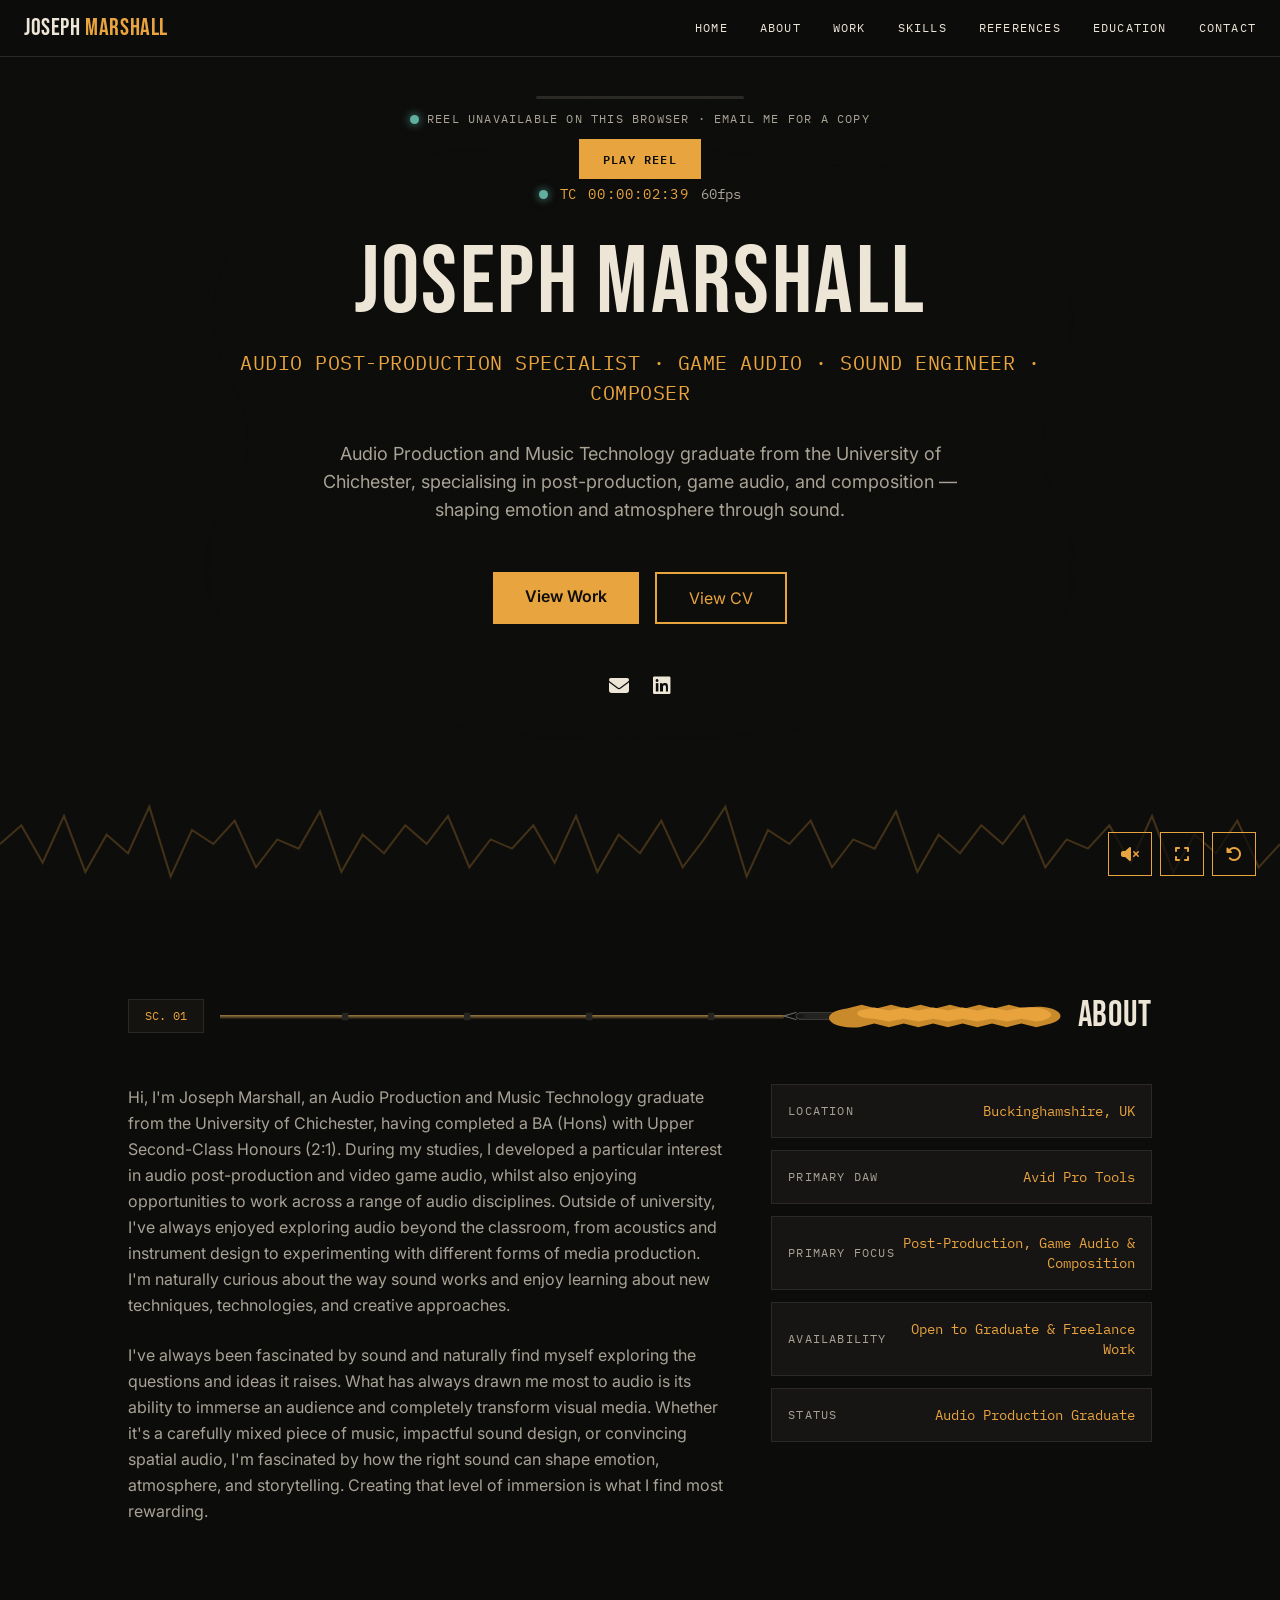
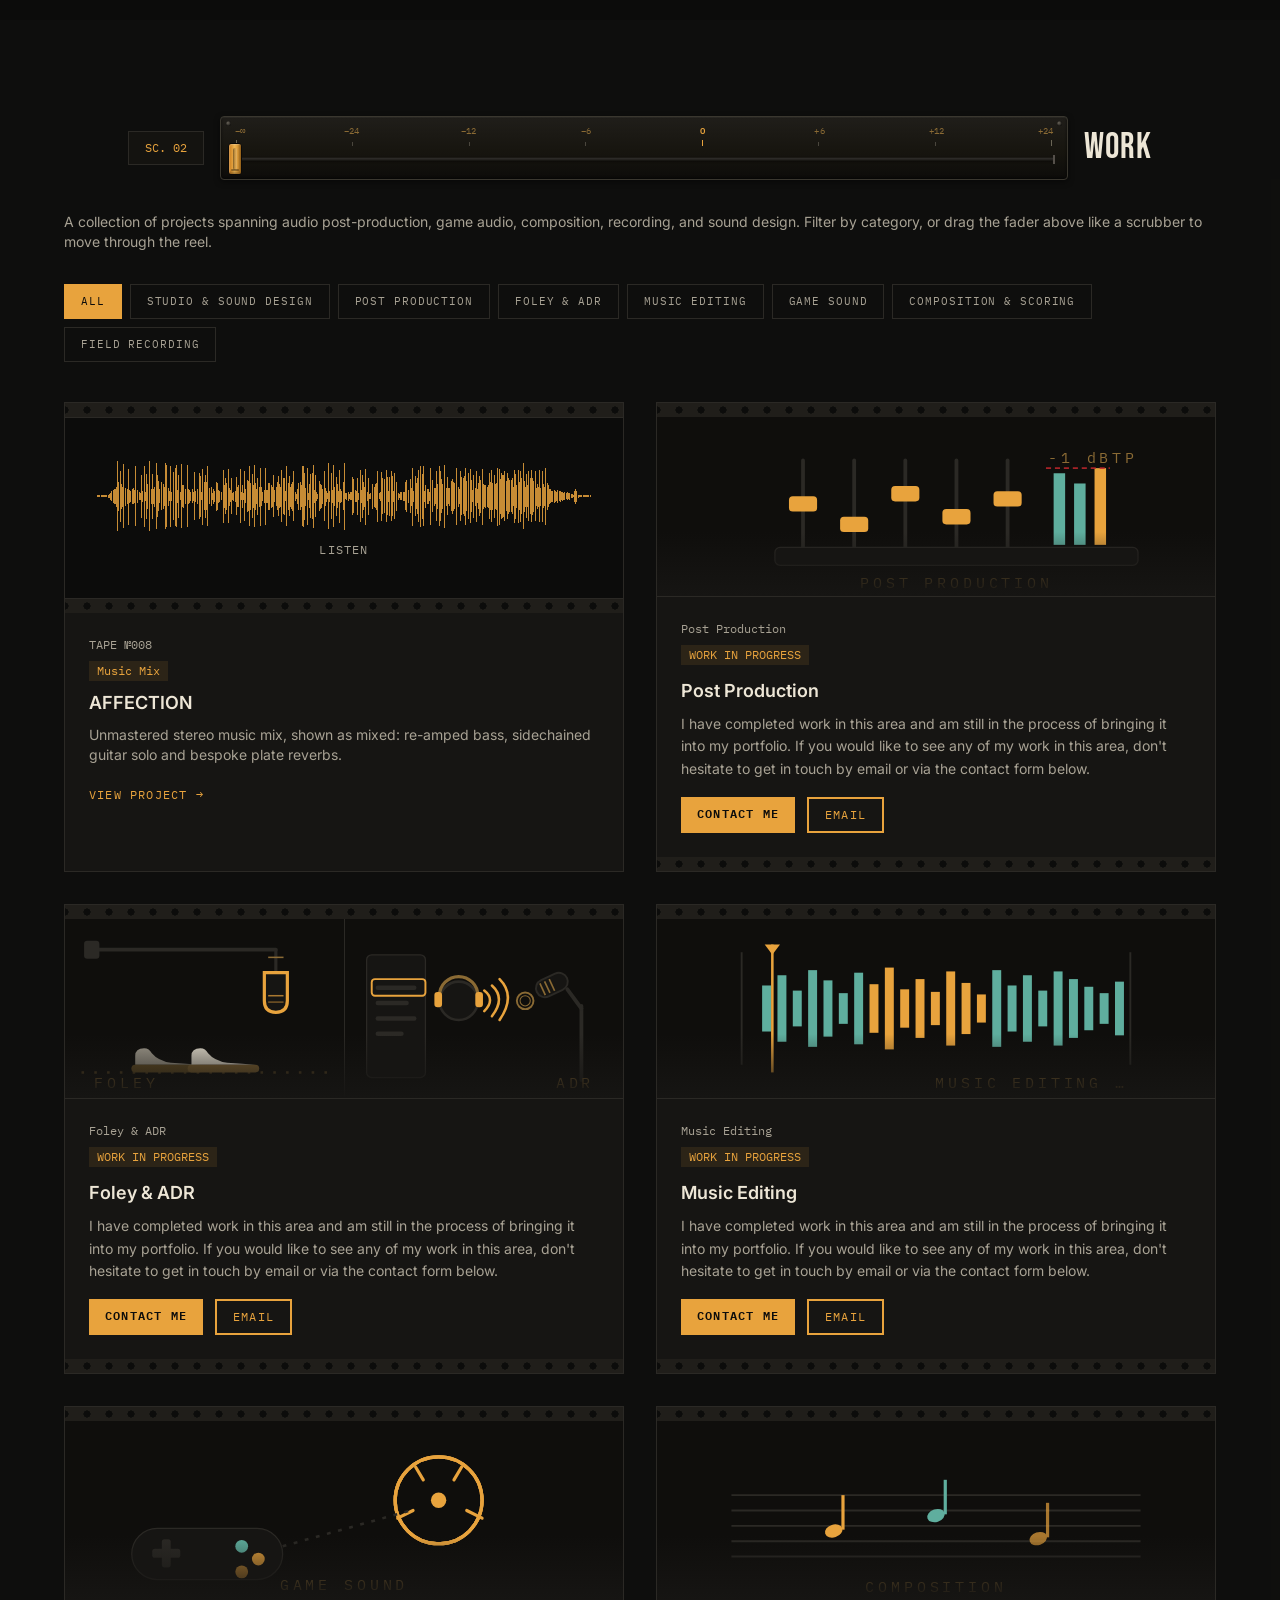
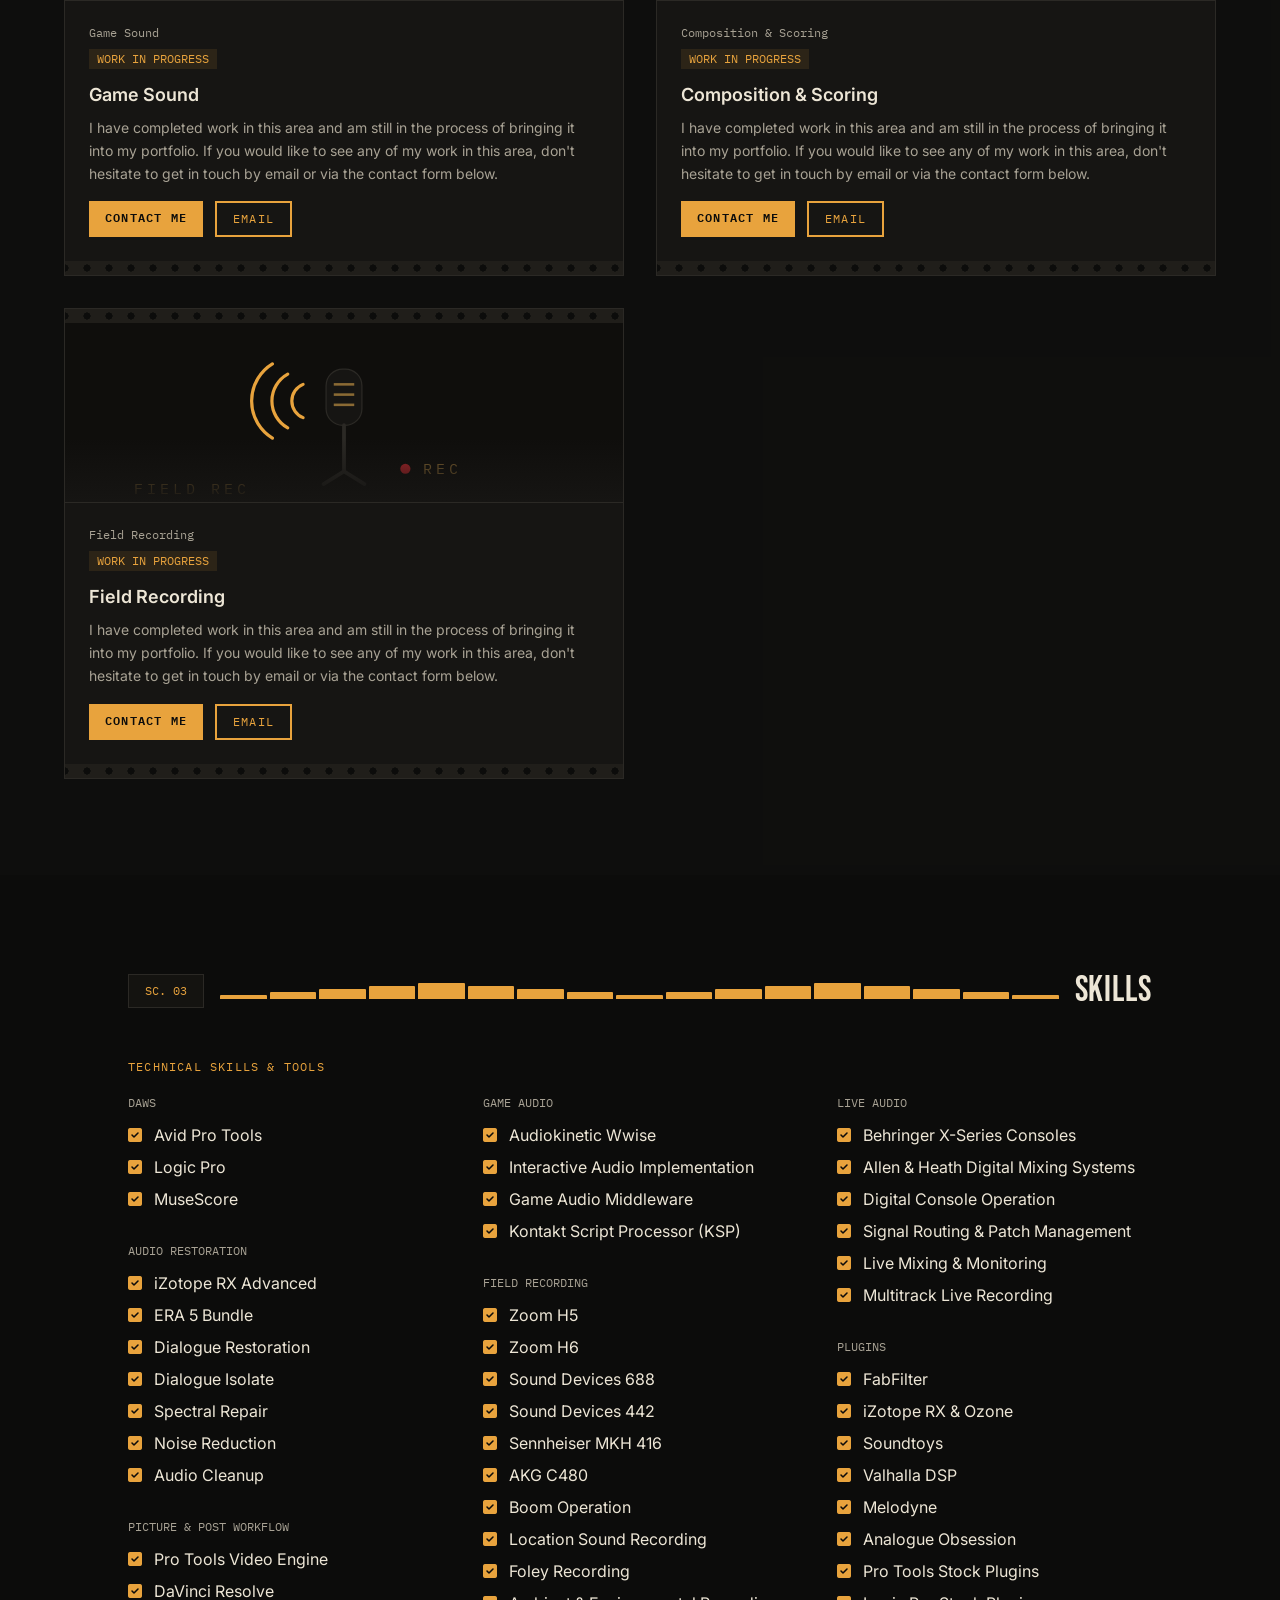
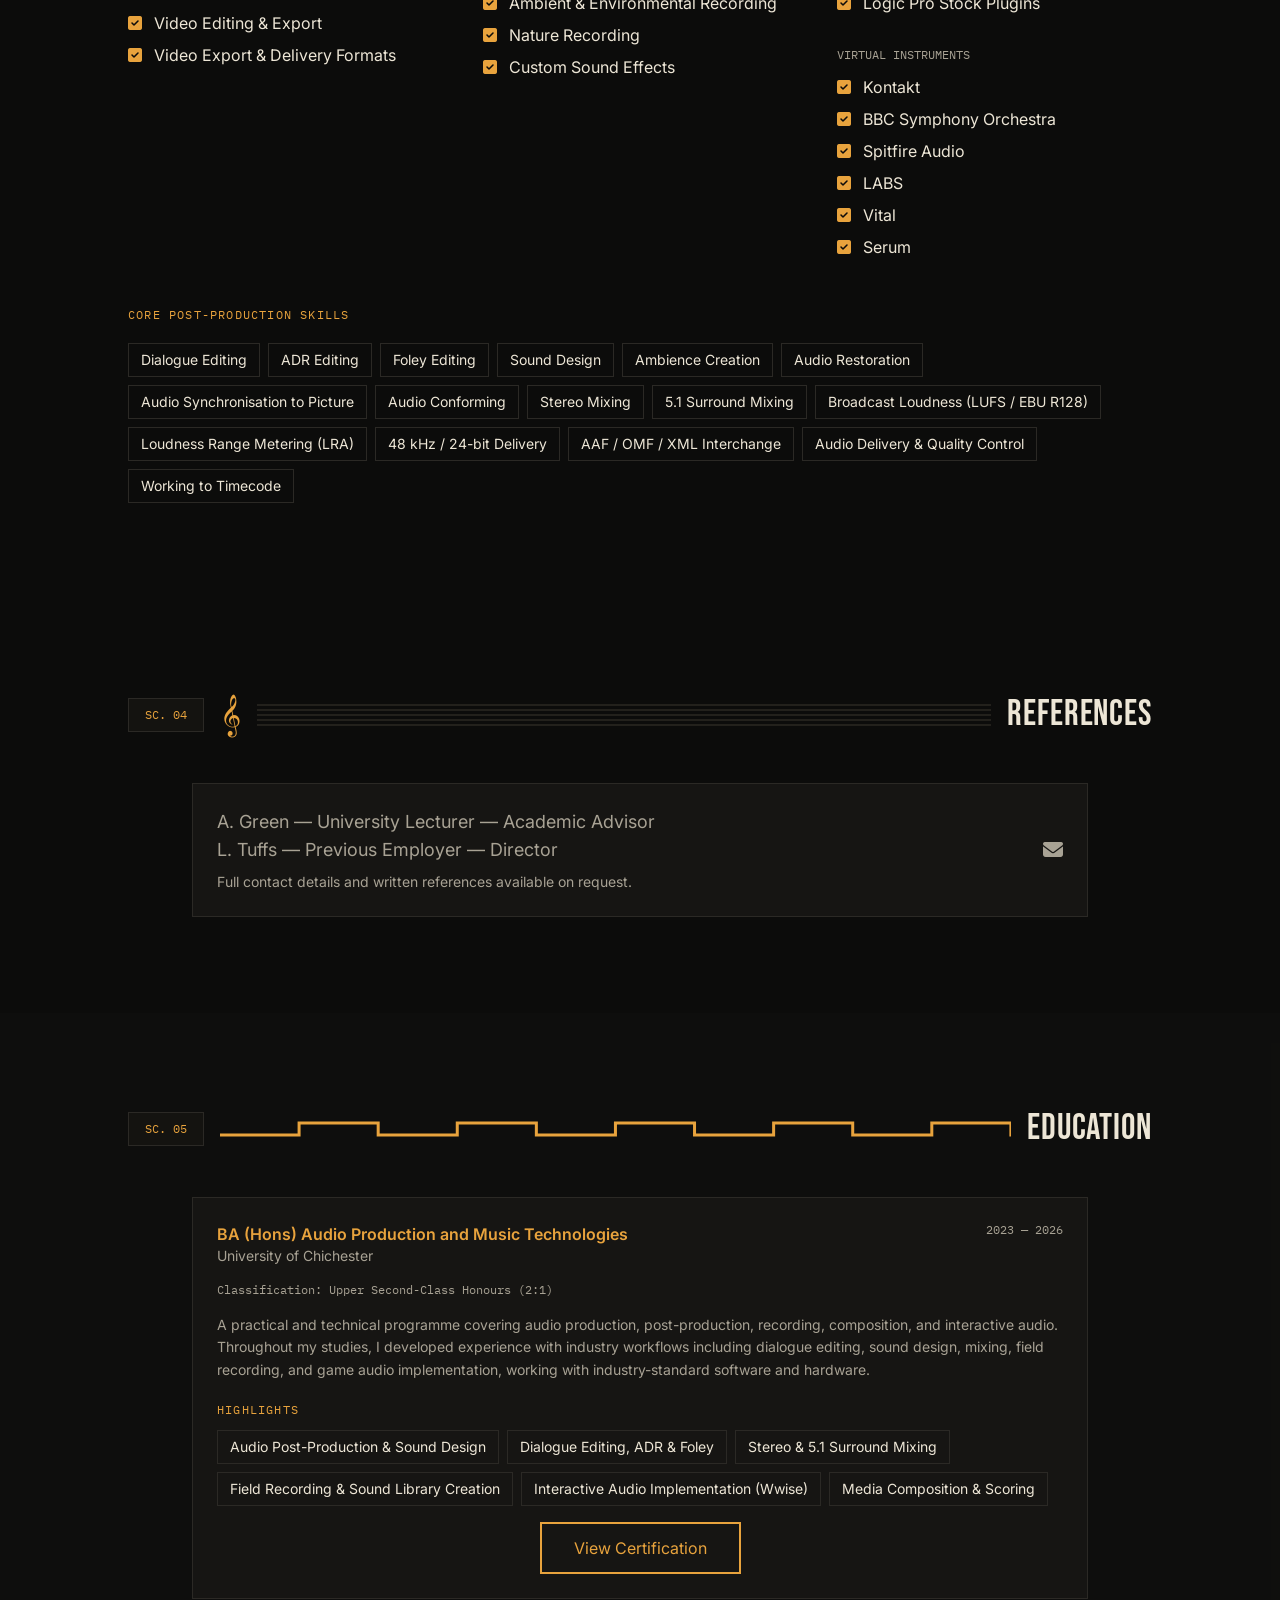
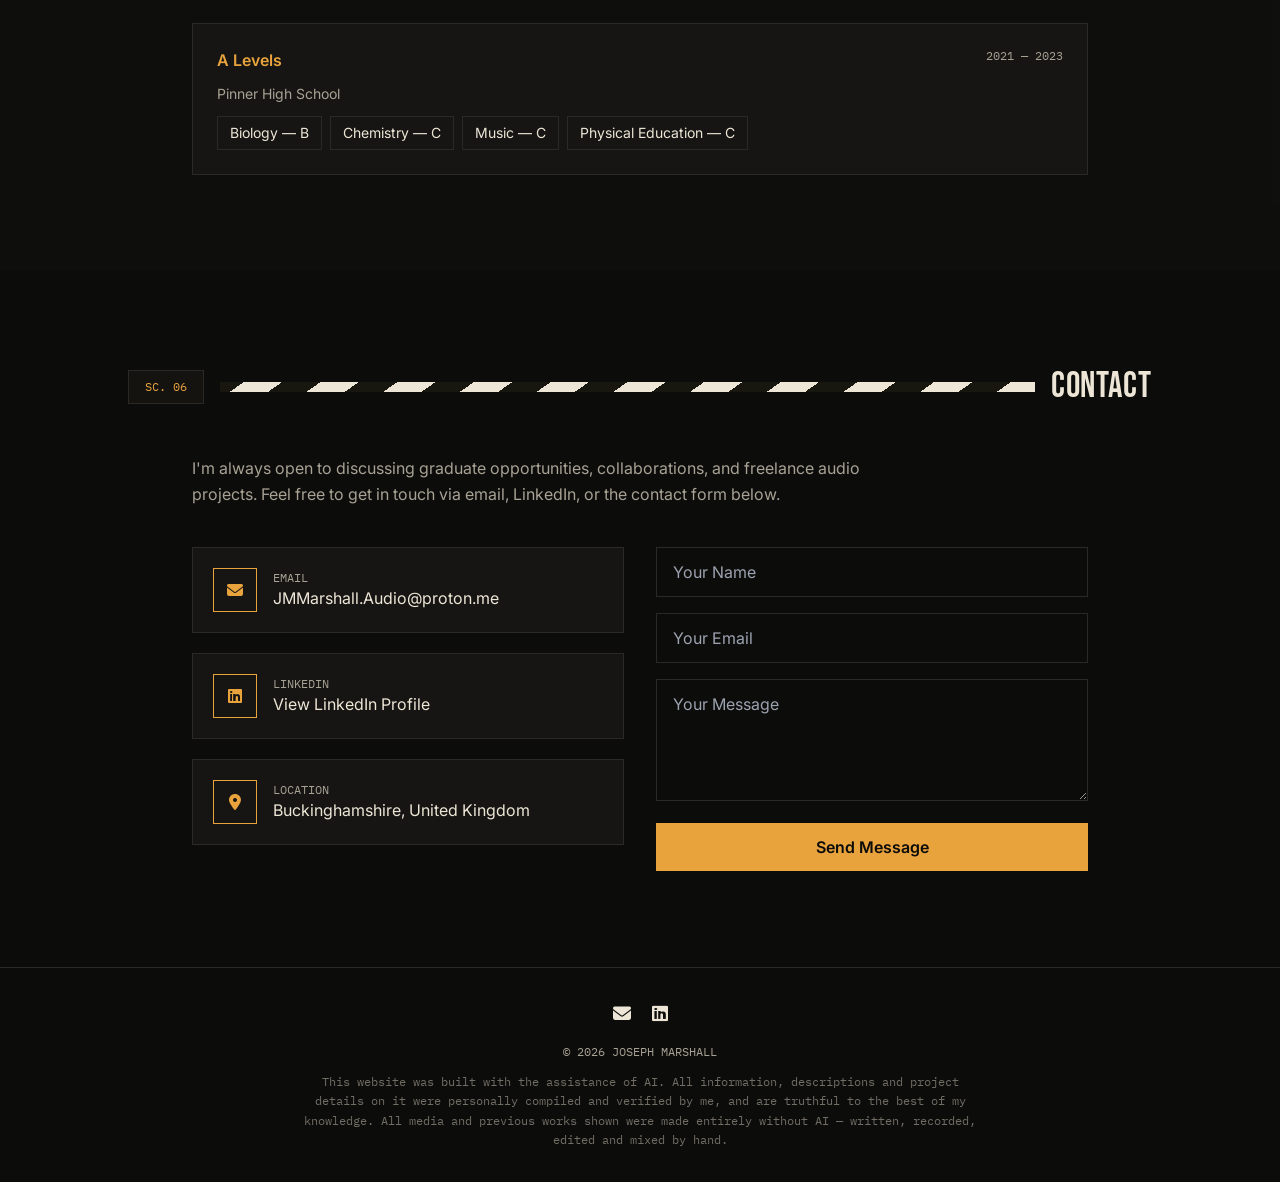
<file: index.html>
<!DOCTYPE html>
<html lang="en">
<head>
    <meta charset="UTF-8">
    <meta name="viewport" content="width=device-width, initial-scale=1.0">
    <meta http-equiv="X-UA-Compatible" content="ie=edge">
    <meta name="color-scheme" content="dark">
    <title>Joseph Marshall — Audio Post-Production Editor</title>
    <meta name="description" content="Joseph Marshall — Audio Post-Production Editor, Composer &amp; Sound Engineer. Portfolio of dialogue editing, sound design, and mixing work for film, TV and broadcast.">
    <meta property="og:title" content="Joseph Marshall — Audio Post-Production Editor">
    <meta property="og:description" content="Portfolio of dialogue editing, sound design, and mixing work for film, TV and broadcast.">
    <meta property="og:type" content="website">
    <meta name="twitter:card" content="summary_large_image">
    <!-- og:image / twitter:image — points at the poster frame on the same R2
         bucket as the reel. Upload hero-poster.jpg there (same filename) to
         activate link-preview thumbnails in Slack/WhatsApp/LinkedIn etc. -->
    <meta property="og:image" content="https://pub-c5a47ef904124b74a0eb5c45a11c76ad.r2.dev/hero-poster.jpg">
    <meta name="twitter:image" content="https://pub-c5a47ef904124b74a0eb5c45a11c76ad.r2.dev/hero-poster.jpg">

    <!-- Inline favicon: amber waveform pulse on the stage-black ground. No
         extra request, no 404, and it survives single-file deploys. -->
    <link rel="icon" href="data:image/svg+xml,%3Csvg xmlns='http://www.w3.org/2000/svg' viewBox='0 0 64 64'%3E%3Crect width='64' height='64' rx='12' fill='%230c0c0b'/%3E%3Cpath d='M8 34h7l5-14 7 26 6-20 4 8h19' stroke='%23e8a33d' stroke-width='4' fill='none' stroke-linecap='round' stroke-linejoin='round'/%3E%3C/svg%3E">

    <!-- Warm the media connection early so the reel's first request doesn't
         pay full TLS setup latency. -->
    <link rel="preconnect" href="https://pub-c5a47ef904124b74a0eb5c45a11c76ad.r2.dev">
    <link rel="dns-prefetch" href="https://pub-c5a47ef904124b74a0eb5c45a11c76ad.r2.dev">

    <!-- Tailwind CSS — prebuilt static stylesheet (~16KB, generated from
         tailwind.config.js + tailwind.input.css). Replaces the Play CDN
         runtime compiler: no more ~300KB JS on every visit, no runtime
         compilation cost on phones, no console warning.
         Regenerate after class changes (one-time CLI download, no Node.js):
           curl -LO https://github.com/tailwindlabs/tailwindcss/releases/download/v3.4.17/tailwindcss-macos-arm64
           chmod +x tailwindcss-macos-arm64
           ./tailwindcss-macos-arm64 -c tailwind.config.js -i tailwind.input.css -o tailwind.css --minify -->
    <link rel="stylesheet" href="assets/css/tailwind.css">

    <!-- Font Awesome for icons -->
    <link rel="stylesheet" href="https://cdnjs.cloudflare.com/ajax/libs/font-awesome/6.4.0/css/all.min.css" integrity="sha384-iw3OoTErCYJJB9mCa8LNS2hbsQ7M3C0EpIsO/H5+EGAkPGc6rk+V8i04oW/K5xq0" crossorigin="anonymous">

    <!-- Fonts: Bebas Neue (display), Inter (body), IBM Plex Mono (timecode/technical) -->
    <link rel="preconnect" href="https://fonts.googleapis.com">
    <link rel="preconnect" href="https://fonts.gstatic.com" crossorigin>
    <link href="https://fonts.googleapis.com/css2?family=Bebas+Neue&family=Inter:wght@400;500;600;700&family=IBM+Plex+Mono:wght@400;500;600&display=swap" rel="stylesheet">

    <!-- Tailwind theme config now lives in tailwind.config.js (prebuilt) -->

    <style>
        /* ---------- Base ---------- */
        html { scroll-behavior: smooth; }
        body {
            font-family: 'Inter', sans-serif;
            background-color: #0c0c0b;
        }

        /* ---------- Fullscreen video + ambient fill ----------
           Fullscreen targets a wrapper shell, not the <video> itself. Inside
           it the reel uses object-fit: contain so the frame is NEVER cropped
           (text near the frame edges stays intact on any screen) and never
           stretched. The bands that plain contain would letterbox black are
           instead filled by a canvas that mirrors the reel, heavily blurred
           and scaled to cover: edge-to-edge ambient colour that tracks the
           footage live (fireworks bloom into the fill, night skies glow
           cool) while the true frame stays 1:1 on top. The ambient layer is
           deliberately croppable — it's redundant imagery by design, so the
           screen's aspect ratio can take it without touching the reel. If
           the canvas can't draw, the bands simply fall back to black. */
        .hero-fs-shell canvas { display: none; }
        .hero-fs-shell:fullscreen,
        .hero-fs-shell:-webkit-full-screen {
            width: 100%;
            height: 100%;
            background-color: #000;
        }
        .hero-fs-shell:fullscreen canvas,
        .hero-fs-shell:-webkit-full-screen canvas {
            display: block;
            position: absolute;
            inset: 0;
            width: 100%;
            height: 100%;
            object-fit: cover;
            filter: blur(44px) saturate(1.25) brightness(0.92);
            /* Scale past the edges so the blur's soft falloff never shows */
            transform: scale(1.14);
            pointer-events: none;
            z-index: 0;
        }
        .hero-fs-shell:fullscreen video,
        .hero-fs-shell:-webkit-full-screen video {
            position: absolute;
            inset: 0;
            width: 100%;
            height: 100%;
            object-fit: contain;
            background: transparent;
            z-index: 1;
        }

        /* ---------- Hero height ----------
           100vh includes the area hidden behind mobile browser chrome, so on
           phones the hero content can overflow/clip. Use svh where supported
           (vh first as a fallback for older browsers). */
        .hero-min-h { min-height: 100vh; }
        @supports (min-height: 100svh) { .hero-min-h { min-height: 100svh; } }

        /* ---------- Hero tagline ----------
           Each credential is an unbreakable unit: line breaks may only occur
           between tags, never inside one, so a tag never wraps across lines.
           Font size scales down on phones so the longest tag still fits the
           panel (letter-spacing also relaxed — mono + wide tracking is what
           made the longest tag too wide on mobile).
           The <360px fallback allows intra-tag wrapping only when the
           viewport is too narrow for even a single tag — otherwise overflow. */
        .hero-tagline {
            font-size: clamp(11px, 3.65vw, 14px);
            letter-spacing: normal;
        }
        @media (min-width: 640px) {
            .hero-tagline { font-size: 1.125rem; letter-spacing: 0.025em; }
        }
        @media (min-width: 768px) {
            .hero-tagline { font-size: 1.25rem; }
        }
        .tag-nowrap { white-space: nowrap; }
        @media (max-width: 359px) {
            .tag-nowrap { white-space: normal; }
        }

        /* ---------- V1.2.2: stop the blob panel clipping the TC readout ----------
           The blob clip-path insets ~12% from each edge at the top of the
           panel (the shoulder curve). The TC row is the widest row inside
           that curve, and on narrow screens it reached past the blob edge —
           glyphs clipped ~4–8px each side at 320px (exactly zero slack;
           measured in-browser across 280–430px). Fix, mobile only:
             • readout drops to text-xs with tighter gaps — the row goes from
               209px to ~165px wide, which fits the 0.77-width shoulder band
               down to 280px viewports (Fold cover screen);
             • the panel's first and last rows (TC row, social icons) get a
               10px inner inset as insurance so their content starts past the
               curve zone and can never touch the clip edge.
           Desktop (≥640px) is pixel-identical to V1.2.1. */
        @media (max-width: 639.98px) {
            .tc-row-dim { font-size: 0.75rem; gap: 0.5rem; }
            .hero-blob-panel > :first-child,
            .hero-blob-panel > :last-child { padding-left: 10px; padding-right: 10px; }
        }
        /* Extra-shrink tier for cover-screen-width devices (measured +1.2px
           margin at 280px with the 12px readout — too tight for comfort;
           the blob's top-right curve is slightly tighter than its left, so
           the row also nudges down into the wider part of the shoulder). */
        @media (max-width: 359.98px) {
            .tc-row-dim { font-size: 0.625rem; margin-top: 10px; }
        }

        /* ---------- Hamburger → X morph ----------
           Closed state replicates the V1.1.5 icon exactly (fa-bars @ text-xl
           = 20px em): three 1.25px pill-ended bars, 17.5px wide, bar centres
           6.875px apart — same geometry Font Awesome renders.
           Choreography (opening), per spec:
             • top line pivots about its RIGHT end, left tip swings down → "/"
             • bottom line pivots about its RIGHT end, left tip swings up → "\"
             • middle is TWO stacked spans rotating about their own centres:
               one lands on "/", the other on "\" — they form the crossing.
           All four strokes stay visible and land as two clean arms; closing
           runs the exact reverse. Motion is transform-only (no layout) so it
           stays 60fps. .is-open on the button drives it. */
        .hamburger {
            position: relative;
            width: 17.5px;   /* fa-bars @ 20px: 448/512 × 20 */
            height: 20px;
            display: inline-block;
        }
        .hamburger span {
            position: absolute;
            left: 0;
            display: block;
            width: 100%;
            height: 1.25px;          /* fa-bars: 32/512 × 20 */
            border-radius: 9999px;   /* fa-bars fully-rounded bar ends */
            background: currentColor;
            transition: transform 0.3s cubic-bezier(0.65, 0, 0.35, 1);
            will-change: transform;
        }
        /* Bar centres at the fa-bars y positions (76 / 252 / 428 of 512).
           Closed transforms are stated explicitly (not `none`) so the open
           morph interpolates per-function instead of falling back to matrix
           interpolation. */
        .hamburger .bar-top { top: 2.34px; transform-origin: 100% 50%; transform: translateY(0) rotate(0deg); }
        .hamburger .bar-bottom { top: 16.09px; transform-origin: 100% 50%; transform: translateY(0) rotate(0deg); }
        /* Middle twins: two lines occupying the same middle slot. */
        .hamburger .mid-a,
        .hamburger .mid-b {
            top: 9.22px;
            transform-origin: 50% 50%;
            transform: rotate(0deg) scaleX(1);
        }
        /* Open: each pair of strokes lands COINCIDENT and the X spans the box
           corner-to-corner, so it reads centred — no left-side offset.
             • Mid twins rotate ±45° about their centres. A 17.5px bar rotated
               45° only spans 12.37px horizontally, which would park the X
               2.56px inside the box's left edge while its right side stayed
               flush — the "offset" look. scaleX(√2) during the rotation
               restores the full 17.5px horizontal span, so both arms reach
               the corners exactly.
             • Top & bottom bars pivot about their RIGHT ends (per spec)
               through ±45°; that moves each centre-line 1.875px past its
               twin's line at the box centre, so a small ∓1.875px translateY
               lands each pair exactly collinear, caps meeting at the corners. */
        #mobileMenuBtn.is-open .bar-top { transform: translateY(-1.875px) rotate(-45deg); }
        #mobileMenuBtn.is-open .bar-bottom { transform: translateY(1.875px) rotate(45deg); }
        #mobileMenuBtn.is-open .mid-a { transform: rotate(-45deg) scaleX(1.4142); }
        #mobileMenuBtn.is-open .mid-b { transform: rotate(45deg) scaleX(1.4142); }

        #mobileMenu:not(.hidden) { background-color: #0c0c0b; }
        @media (max-width: 639px) {
            #mobileMenu:not(.hidden) {
                display: grid;
                grid-template-columns: repeat(2, minmax(0, 1fr));
                column-gap: 1.5rem;
            }
            #mobileMenu a { padding-top: 0.75rem; padding-bottom: 0.75rem; }
        }

        /* ---------- Hero text panel — shaped blob (SVG clip-path) ----------
           The panel hugging the hero text is an organic blob, per the hand-drawn
           reference. The path is defined in objectBoundingBox units (0–1), so the
           shape scales with the panel at every screen size with no pixel maths.
           Two variants: a wide/bulbous desktop path and a taller/narrower mobile
           path, swapped at the sm breakpoint. clip-path with objectBoundingBox
           slightly distorts the curve at very different aspect ratios — that's
           the trade for one shape scaling everywhere; the two variants bound the
           distortion to a sensible range. Without SVG/CSS clip-path support the
           rule is ignored and the panel falls back to the plain rounded rect. */
        .hero-blob-panel {
            border-radius: 0;
            clip-path: url(#heroBlobDesktop);
            /* Kill the default rounded rect so the clip is the only shape. */
        }
        @media (max-width: 639.98px) {
            .hero-blob-panel { clip-path: url(#heroBlobMobile); }
        }

        /* ---------- Bottom gradient: video melts into the page ----------
           Sits above the video/wash (z-2) but below content and the waveform.
           Fully invisible on the ended state (page is black there anyway), and
           it lives OUTSIDE the fullscreen shell so fullscreen is untouched. */
        .hero-bottom-fade {
            position: absolute;
            left: 0;
            right: 0;
            bottom: 0;
            height: 20rem;
            /* Must read FULLY black before the sawtooth's tallest tooth.
               Geometry: the wave SVG is h-28 (112px) anchored to the hero
               bottom, and its tallest teeth reach y=20 of a 120-unit viewBox
               → 18.7px below its top → 93.3px above the hero bottom. Solid
               black starts at 69% of 320px = 99px above the bottom — a ~6px
               margin above the tooth tops — so no video texture survives
               behind or between the teeth. The remaining 220px is the gentle
               melt. */
            background: linear-gradient(to bottom,
                rgba(12, 12, 11, 0) 0%,
                rgba(12, 12, 11, 0.45) 45%,
                rgba(12, 12, 11, 0.85) 62%,
                #0c0c0b 69%,
                #0c0c0b 100%);
            pointer-events: none;
            z-index: 2;
        }

        /* ---------- Skip link (keyboard users) ----------
           Invisible until focused; jumps straight to the hero. */
        .skip-link {
            position: fixed;
            top: -60px;
            left: 12px;
            z-index: 2000;
            padding: 10px 16px;
            background: #e8a33d;
            color: #0c0c0b;
            font-family: 'IBM Plex Mono', monospace;
            font-size: 13px;
            border-radius: 4px;
            transition: top 0.2s ease;
        }
        .skip-link:focus { top: 12px; outline: 2px solid #ede6d6; outline-offset: 2px; }

        /* ---------- Film grain overlay ---------- */
        .grain-overlay {
            position: fixed;
            inset: 0;
            z-index: 999;
            pointer-events: none;
            opacity: 0.05;
            mix-blend-mode: overlay;
            background-image: url("data:image/svg+xml,%3Csvg xmlns='http://www.w3.org/2000/svg' width='120' height='120'%3E%3Cfilter id='n'%3E%3CfeTurbulence type='fractalNoise' baseFrequency='0.9' numOctaves='2' stitchTiles='stitch'/%3E%3C/filter%3E%3Crect width='100%25' height='100%25' filter='url(%23n)'/%3E%3C/svg%3E");
        }

        /* ---------- Scrollbar ---------- */
        ::-webkit-scrollbar { width: 10px; }
        ::-webkit-scrollbar-track { background: #0c0c0b; }
        ::-webkit-scrollbar-thumb { background: #e8a33d; border-radius: 0; }

        /* Scroll-triggered reveal animation removed — content is simply visible.
           (Two rounds of visibility bugs from scroll-timing/JS dependency was
           not worth a fade-in effect. Simpler and guaranteed to work.) */

        /* ---------- Slate / clapperboard section header ---------- */
        .slate-stripe {
            background: repeating-linear-gradient(
                -35deg,
                #ede6d6 0px, #ede6d6 22px,
                #17160f 22px, #17160f 44px
            );
            height: 10px;
        }
        .slate-header {
            border: 1px solid #2b2925;
            background: #141310;
        }
        .hairline {
            height: 1px;
            background: #2b2925;
        }
        /* ---------- Themed section-divider patterns ---------- */
        /* Bar row (used by the Skills/meter divider) */
        .bar-row {
            display: flex;
            gap: 3px;
            height: 16px;
            width: 100%;
        }
        .bar-row span {
            flex: 1 1 0;
            min-width: 2px;
            background: #e8a33d;
        }
        .bar-row.meter { align-items: flex-end; }
        .bar-row.meter span { border-radius: 1px 1px 0 0; }

        /* Fader on a horizontal track (Work divider) */
        .pattern-fader-track {
            position: relative;
            height: 20px;
        }

        /* ---------- Fader housing: dresses the Work-section scrubber up as a
           real console channel-strip fader — metal casing, dB scale, ticks.
           Restored from V2.html — the static cap divider is now a live control. */
        .fader-strip {
            position: relative;
            background: linear-gradient(180deg, #201e1a 0%, #17150f 55%, #0d0c0a 100%);
            border: 1px solid #3a372f;
            border-radius: 4px;
            padding: 9px 14px 10px;
            box-shadow:
                inset 0 1px 0 rgba(255,255,255,0.05),
                inset 0 -1px 3px rgba(0,0,0,0.6),
                0 2px 6px rgba(0,0,0,0.45);
        }
        /* Mounting screws, top corners — sells the "piece of hardware" read */
        .fader-strip::before,
        .fader-strip::after {
            content: "";
            position: absolute;
            top: 4px;
            width: 5px;
            height: 5px;
            border-radius: 50%;
            background: radial-gradient(circle at 35% 35%, #6b665c, #201e1a 70%);
            box-shadow: inset 0 0 1px rgba(0,0,0,0.9);
        }
        .fader-strip::before { left: 5px; }
        .fader-strip::after { right: 5px; }

        .fader-scale {
            position: relative;
            height: 11px;
            font-family: 'IBM Plex Mono', monospace;
            font-size: 9px;
            line-height: 1;
            color: #8a6a34;
            letter-spacing: 0.01em;
            margin-bottom: 3px;
        }
        .fader-scale span {
            position: absolute;
            top: 0;
            transform: translateX(-50%);
            white-space: nowrap;
        }
        .fader-scale span:first-child { transform: translateX(0); }
        .fader-scale span:last-child { transform: translateX(-100%); }
        .fader-scale span.is-unity { color: #e8a33d; font-weight: 600; }

        .fader-ticks {
            display: flex;
            align-items: flex-end;
            justify-content: space-between;
            height: 6px;
            margin-bottom: 3px;
            padding: 0 1px;
        }
        .fader-ticks span { width: 1px; height: 4px; background: #4a463d; }
        .fader-ticks span:first-child,
        .fader-ticks span:last-child { height: 6px; background: #6b6656; }
        .fader-ticks span.is-unity { height: 6px; background: #e8a33d; }

        /* End-stops on the rail itself, like a physical fader slot */
        .track-rail::before,
        .track-rail::after {
            content: "";
            position: absolute;
            top: 50%;
            transform: translateY(-50%);
            width: 2px;
            height: 9px;
            background: #55504a;
        }
        .track-rail::before { left: -2px; }
        .track-rail::after { right: -2px; }

        /* Scrubber interaction states (hybrid fader) */
        #workFaderTrack { cursor: grab; touch-action: none; }
        #workFaderTrack:active { cursor: grabbing; }
        #workFaderTrack .fader-cap { transition: left 0.15s ease; }
        #workFaderTrack.is-dragging .fader-cap { transition: none; }
        #workFaderTrack:focus-visible { outline: 2px solid #e8a33d; outline-offset: 4px; }

        .pattern-fader-track .track-rail {
            position: absolute;
            left: 0;
            right: 0;
            top: 50%;
            height: 3px;
            background: #24221f;
            transform: translateY(-50%);
            box-shadow:
                inset 0 1px 1px rgba(255,255,255,0.08),
                0 1px 2px rgba(0,0,0,0.5);
        }

        .pattern-fader-track .fader-cap {
            position: absolute;
            top: 50%;
            width: 14px;
            height: 32px;
            /* Centred on the value point: `left` positions the cap's MIDDLE
               (translateX(-50%)), matching the scale labels/ticks, not its
               left edge. The 7px overhang at −∞/+24 stays inside the strip's
               14px side padding. */
            transform: translate(-50%, -50%);

            background: linear-gradient(
                to right,
                #c87918 0%,
                #efb451 45%,
                #d88d25 100%
            );

            border: 1px solid #0a0908;
            border-radius: 3px;

            clip-path: polygon(
                12% 0,
                88% 0,
                100% 12%,
                100% 88%,
                88% 100%,
                12% 100%,
                0 88%,
                0 12%
            );

            box-shadow:
                inset 1px 1px 1px rgba(255,255,255,0.22),
                inset -2px -2px 3px rgba(0,0,0,0.35),
                0 2px 5px rgba(0,0,0,0.55);
        }

        .pattern-fader-track .fader-cap::before {
            content: "";
            position: absolute;
            top: 4px;
            bottom: 4px;
            left: 50%;
            width: 4px;
            transform: translateX(-50%);

            background: linear-gradient(
                to right,
                rgba(0,0,0,0.45),
                rgba(0,0,0,0.15),
                rgba(255,255,255,0.18)
            );

            border-radius: 2px;
        }

        .pattern-fader-track .fader-cap::after {
            content: "";
            position: absolute;
            left: 2px;
            right: 2px;
            bottom: 3px;
            height: 2px;

            background: rgba(0,0,0,0.35);
            border-radius: 1px;
        }

        /* ---------- Timecode ---------- */
        .timecode-display {
            font-variant-numeric: tabular-nums;
            letter-spacing: 0.08em;
        }
        .rec-dot {
            width: 9px;
            height: 9px;
            border-radius: 9999px;
            background: #5fae9e;
            box-shadow: 0 0 8px 1px rgba(95,174,158,0.6);
        }

        /* ---------- Hero ended state (glow reveal) ----------
           Sits behind the dark wash, in front of nothing (video fades to
           reveal it). Base is the same near-black as the body so there's
           no visible seam, with a slow, low-amplitude amber glow so the
           hero doesn't go visually dead once the reel finishes — kept
           subtle deliberately so it doesn't compete with page content. */
        /* V-1.3.2-a change: the TC row stays visible for the whole hero
           lifecycle now — it reads 00:00:00:00 while the reel loads, then
           follows the picture once it rolls. The .is-hidden toggle is kept
           only as a no-op for the existing hidePreroll() removal call. */
        .tc-row-dim { transition: opacity 0.5s ease; }
        .tc-row-dim.is-hidden { opacity: 0; }
        /* With the TC row permanently visible (V-1.3.2-a), the loading readout
           must sit clear of it: measured overlaps of −15px at 375px (readout
           at 6rem) and −9px at 1280px (readout at 7rem) — both when the
           preroll readout is up. These overrides keep it below the fixed nav
           and clear of the TC row at every width. */
        @media (max-width: 639.98px) {
            #prerollReadout { top: 4.75rem; }
        }
        @media (min-width: 640px) {
            #prerollReadout { top: 6rem; }
        }
        /* Invisible +8px hit-area extender for small icon links (mobile
           tap-target comfort) — no layout shift, glyphs stay put. */
        .tap-expand { position: relative; }
        .tap-expand::after { content: ""; position: absolute; inset: -8px; }
        /* Ended state: the mute/fullscreen pair FOLDS AWAY (width collapses,
           not just fades) so the restart button glides to the hero edge it
           belongs on instead of floating where the pair used to sit.
           max-width animates where width:auto wouldn't; the -8px margin
           cancels the parent's gap-2 once the pair reaches zero width, so
           the restart button lands exactly on the edge. */
        #videoControls { max-width: 200px; transition: opacity 0.5s ease, max-width 0.5s ease 0.15s, margin-right 0.5s ease 0.15s; }
        #videoControls.is-folded { opacity: 0; max-width: 0; margin-right: -8px; overflow: hidden; }
        #videoControls.is-folded button { flex-shrink: 0; }
        .hero-ended-glow {
            position: absolute;
            inset: 0;
            z-index: 0;
            background: #0c0c0b;
            opacity: 0;
            transition: opacity 0.7s ease;
            pointer-events: none;
            overflow: hidden;
        }
        .hero-ended-glow.is-visible { opacity: 1; }
        .hero-ended-glow::before {
            content: "";
            position: absolute;
            inset: -10%;
            background:
                radial-gradient(ellipse at top left, rgba(232,163,61,0.24) 0%, transparent 45%),
                radial-gradient(ellipse at bottom right, rgba(232,163,61,0.20) 0%, transparent 45%);
            animation: heroGlowPulseA 7s ease-in-out infinite;
        }
        .hero-ended-glow::after {
            content: "";
            position: absolute;
            inset: -10%;
            background:
                radial-gradient(ellipse at top right, rgba(232,163,61,0.22) 0%, transparent 45%),
                radial-gradient(ellipse at bottom left, rgba(232,163,61,0.18) 0%, transparent 45%);
            animation: heroGlowPulseB 9.5s ease-in-out infinite;
        }
        @keyframes heroGlowPulseA {
            0%, 100% { opacity: 0.7; transform: scale(1) translate(0, 0); }
            50% { opacity: 1; transform: scale(1.07) translate(1%, -1%); }
        }
        @keyframes heroGlowPulseB {
            0%, 100% { opacity: 0.85; transform: scale(1.03) translate(0, 0); }
            50% { opacity: 0.55; transform: scale(1) translate(-1%, 1%); }
        }

        /* V1.2.1: roaming light spots — the amber keeps travelling after the
           reel ends instead of just breathing in the corners. Two spots drift
           between offset parked positions so the colour "pops up" in different
           places; the long cycle means each park reads as its own moment
           rather than a visible lap. Cheap to run: transform/opacity only,
           one gradient layer per spot, GPU-composited. */
        .hero-ended-glow .glow-orb {
            position: absolute;
            top: 0; left: 0;
            width: 66vmax; height: 66vmax;
            border-radius: 50%;
            background: radial-gradient(circle, rgba(232,163,61,0.26) 0%, rgba(232,163,61,0.11) 38%, transparent 66%);
            opacity: 0;
            will-change: transform, opacity;
            pointer-events: none;
        }
        .hero-ended-glow.is-visible .glow-orb { animation: heroGlowRoam 13s ease-in-out infinite; }
        .hero-ended-glow.is-visible .glow-orb.glow-orb--b { animation: heroGlowRoamB 17s ease-in-out infinite; animation-delay: -5s; }
        @keyframes heroGlowRoam {
            0%, 8%   { opacity: 0; transform: translate(-10%, -16%) scale(0.85); }
            16%, 26% { opacity: 1; transform: translate(64%, 2%)    scale(1.15); } /* pops high right, big */
            36%, 46% { opacity: 0.4; transform: translate(26%, 34%)  scale(1.02); } /* sweeps low centre */
            56%, 68% { opacity: 1; transform: translate(2%, 52%)     scale(0.9); }  /* pops low left */
            82%, 100%{ opacity: 0; transform: translate(-10%, -16%) scale(0.85); }
        }
        @keyframes heroGlowRoamB {
            0%, 14%  { opacity: 0; transform: translate(60%, 42%)   scale(0.85); }
            24%, 34% { opacity: 0.95; transform: translate(-6%, 2%)  scale(1.1); }  /* pops upper left */
            44%, 54% { opacity: 0.35; transform: translate(18%, 20%) scale(1); }    /* drifts centre */
            64%, 74% { opacity: 0.95; transform: translate(54%, -8%) scale(0.9); }  /* pops top right */
            86%, 100%{ opacity: 0; transform: translate(60%, 42%)   scale(0.85); }
        }

        /* ---------- Sprocket perforations on cards ---------- */
        .sprocket-card {
            position: relative;
            background: #161513;
            border: 1px solid #2b2925;
            /* Long unbreakable strings (e.g. the contact card's email) must
               wrap — otherwise a forced card width exceeds the viewport on
               320px devices. break-word only splits a word when nothing
               else can fit — normal words never break mid-word. */
            overflow-wrap: break-word;        }
        .sprocket-strip {
            width: 100%;
            height: 14px;
            background-image: radial-gradient(circle, #0c0c0b 3.5px, transparent 3.6px);
            background-size: 22px 14px;
            background-position: 11px center;
            background-color: #201e1a;
            background-repeat: repeat-x;
        }

        /* ---------- LED segmented meter ---------- */
        .led-track {
            display: flex;
            gap: 3px;
            width: 100%;
        }
        .led-seg {
            height: 14px;
            flex: 1 1 0;
            background: #221f1a;
            border: 1px solid #33302a;
        }
        .led-seg.lit {
            background: #e8a33d;
            box-shadow: 0 0 6px rgba(232,163,61,0.6);
        }
        .led-seg.lit.peak {
            background: #c1272d;
            box-shadow: 0 0 6px rgba(193,39,45,0.6);
        }

        /* ---------- Buttons ---------- */
        .btn-amber {
            background: #e8a33d;
            color: #0c0c0b;
            font-weight: 600;
            transition: all 0.2s ease;
        }
        .btn-amber:hover { box-shadow: 0 0 0 2px #e8a33d, 0 0 22px rgba(232,163,61,0.4); transform: translateY(-1px); }
        .btn-outline {
            border: 2px solid #e8a33d;
            color: #e8a33d;
            transition: all 0.2s ease;
        }
        .btn-outline:hover { background: #e8a33d; color: #0c0c0b; transform: translateY(-1px); }

        .card-hover { transition: all 0.25s ease; border-color: #2b2925; }
        .card-hover:hover { border-color: #e8a33d; transform: translateY(-4px); }

        /* ---------- Work filter buttons ---------- */
        .filter-btn {
            padding: 0.5rem 1rem;
            font-family: 'IBM Plex Mono', monospace;
            font-size: 0.7rem;
            text-transform: uppercase;
            letter-spacing: 0.08em;
            border: 1px solid #2b2925;
            background: transparent;
            color: #a8a294;
            cursor: pointer;
            transition: all 0.2s ease;
        }
        .filter-btn:hover { border-color: #e8a33d; color: #ede6d6; }
        .filter-btn.is-active { background: #e8a33d; color: #0c0c0b; border-color: #e8a33d; }

        /* ---------- Defensive color fallback ----------
           Re-declares the custom palette as plain CSS so text colour never
           depends on the Tailwind CDN runtime generating these utilities. */
        .text-tape-cream { color: #ede6d6 !important; }
        .text-tape-cream-dim { color: #a8a294 !important; }
        .text-vu-amber { color: #e8a33d !important; }
        .text-rec-red { color: #c1272d !important; }

        /* ---------- V1.2.2: Protected asset viewer ----------
           Certification + project files ship ENCRYPTED (AES-256-GCM, format
           "JMPROT01" — see PROTECTED-FILES.md and tools/encrypt-asset.html).
           The site fetches the .enc bundle, decrypts it in memory with
           WebCrypto and renders it here — there is no download button, the
           source is an in-memory blob URL, and the file at rest is
           unreadable without the site. Plain CSS (no Tailwind utilities) so
           the prebuilt tailwind.css never needs regenerating for the viewer.
           Honest limits: a determined user with devtools can still capture
           the decrypted bytes — this stops casual downloading, direct-URL
           grabs and hotlinking, which is what a static site can do. */
        .pv-overlay {
            position: fixed;
            inset: 0;
            z-index: 3000; /* above the grain overlay (999) and nav (50) */
            display: flex;
            flex-direction: column;
            background: rgba(6, 6, 5, 0.94);
            -webkit-backdrop-filter: blur(6px);
            backdrop-filter: blur(6px);
        }
        .pv-overlay[hidden] { display: none; }
        .pv-header {
            display: flex;
            align-items: center;
            gap: 0.75rem;
            padding: 0.6rem 1rem;
            background: #141310;
            border-bottom: 1px solid #2b2925;
            flex-shrink: 0;
            user-select: none;
            -webkit-user-select: none;
        }
        .pv-lock { color: #e8a33d; flex-shrink: 0; }
        .pv-title {
            flex: 1;
            min-width: 0;
            font-family: 'IBM Plex Mono', monospace;
            font-size: 12px;
            letter-spacing: 0.06em;
            text-transform: uppercase;
            color: #a8a294;
            overflow: hidden;
            text-overflow: ellipsis;
            white-space: nowrap;
        }
        .pv-title strong { color: #ede6d6; font-weight: 600; }
        .pv-badge {
            flex-shrink: 0;
            font-family: 'IBM Plex Mono', monospace;
            font-size: 10px;
            letter-spacing: 0.1em;
            text-transform: uppercase;
            color: #0c0c0b;
            background: #e8a33d;
            padding: 3px 8px;
        }
        .pv-close {
            flex-shrink: 0;
            width: 38px;
            height: 38px;
            display: flex;
            align-items: center;
            justify-content: center;
            border: 1px solid #2b2925;
            background: transparent;
            color: #ede6d6;
            cursor: pointer;
            transition: all 0.2s ease;
        }
        .pv-close:hover { border-color: #e8a33d; color: #e8a33d; }
        .pv-close:focus-visible { outline: 2px solid #e8a33d; outline-offset: 2px; }
        .pv-body {
            position: relative;
            flex: 1;
            min-height: 0;
            display: flex;
            padding: clamp(8px, 2vw, 24px);
        }
        .pv-content {
            display: flex;
            width: 100%;
            min-height: 0;
            justify-content: center;
            align-items: center;
        }
        .pv-content iframe {
            width: min(100%, 920px);
            height: 100%;
            border: 1px solid #2b2925;
            background: #161513;
        }
        .pv-content video {
            max-width: 100%;
            max-height: 100%;
            width: auto;
            height: auto;
            border: 1px solid #2b2925;
            background: #000;
        }
        .pv-content img {
            max-width: 100%;
            max-height: 100%;
            border: 1px solid #2b2925;
            -webkit-user-drag: none;
            user-select: none;
        }
        .pv-pdf {
            width: 100%;
            height: 100%;
            overflow: auto;
            display: flex;
            flex-direction: column;
            align-items: center;
            gap: 12px;
            padding: 16px;
        }
        .pv-pdf canvas {
            background: #fff;
            box-shadow: 0 2px 14px rgba(0, 0, 0, 0.55);
            max-width: 100%;
            height: auto;
            user-select: none;
            -webkit-user-select: none;
        }
        .pv-audio-box {
            width: min(100%, 520px);
            background: #161513;
            border: 1px solid #2b2925;
            padding: 1.5rem;
            display: flex;
            flex-direction: column;
            gap: 1rem;
        }
        .pv-audio-box audio { width: 100%; }
        .pv-status {
            position: absolute;
            inset: 0;
            display: flex;
            flex-direction: column;
            align-items: center;
            justify-content: center;
            gap: 0.75rem;
            padding: 1.5rem;
            text-align: center;
            font-family: 'IBM Plex Mono', monospace;
            font-size: 12px;
            letter-spacing: 0.1em;
            text-transform: uppercase;
            color: #a8a294;
            user-select: none;
            -webkit-user-select: none;
            background: rgba(6, 6, 5, 0.6);
            z-index: 1;
        }
        .pv-status.is-error { color: #c1272d; }
        .pv-status[hidden] { display: none; }
        /* Shown only when a protected file fails to open: the direct route. */
        .pv-contact {
            text-transform: none;
            letter-spacing: normal;
            font-size: 12px;
            font-family: 'IBM Plex Mono', monospace;
            color: #a8a294;
        }
        .pv-contact a { color: #e8a33d; text-decoration: underline; text-underline-offset: 3px; }
        .pv-contact[hidden] { display: none; }

        @media (prefers-reduced-motion: reduce) {
            html { scroll-behavior: auto; }
            .rec-dot, .animate-blink, .animate-flicker { animation: none !important; }
            .hero-ended-glow::before, .hero-ended-glow::after { animation: none !important; }
            .hero-ended-glow .glow-orb { animation: none !important; opacity: 0.55; }
            .hamburger span { transition: none !important; }
            #workFaderTrack .fader-cap { transition: none !important; }
            * { transition: none !important; }
        }
    </style>
</head>
<body class="bg-stage-black text-tape-cream font-body">

    <!-- No-JS fallback: served only when JavaScript is disabled/failed.
         The hero and copy below still read fine without JS; everything that
         genuinely needs it (the reel, certification, the checklist) explains
         itself here instead of silently vanishing. -->
    <noscript>
        <div style="max-width:720px;margin:48px auto;padding:24px;border:1px solid #2b2925;background:#161513;color:#ede6d6;font-family:Georgia,serif;line-height:1.6">
            <p style="font-family:monospace;letter-spacing:.12em;color:#e8a33d;text-transform:uppercase;margin:0 0 10px">JAVASCRIPT IS OFF</p>
            <p style="margin:0 0 10px">Most of this site still reads without JavaScript, but some things can't work here:</p>
            <ul style="margin:0 0 10px;padding-left:20px">
                <li>The hero reel can't play (it is served encrypted and needs in-browser decryption).</li>
                <li>The degree certificate can't be opened (same reason).</li>
                <li>Contact isn't affected — email works fine without it.</li>
            </ul>
            <p style="margin:0">Turn JavaScript on to unlock those, or simply email:
                <a style="color:#e8a33d" href="mailto:JMMarshall.Audio@proton.me">JMMarshall.Audio@proton.me</a></p>
        </div>
    </noscript>
    <a href="#home" class="skip-link">Skip to content</a>
    <div class="grain-overlay"></div>

    <!-- Hero blob clip-path definitions (referenced by .hero-blob-panel).
         objectBoundingBox units: the shape scales with the panel's box, so one
         path serves all sizes within its breakpoint variant. The desktop path
         hugs: timecode notch up top → wide shoulders at the name → slight waist
         at the tagline → bulge for the paragraph/buttons → tapered foot at the
         social icons. The mobile path is taller and narrower with a softer
         waist, for the stacked layout under 640px. -->
    <svg width="0" height="0" style="position:absolute" aria-hidden="true" focusable="false">
        <defs>
            <clipPath id="heroBlobDesktop" clipPathUnits="objectBoundingBox">
                <path d="M0.135,0.085
                         C0.20,0.030, 0.30,0.012, 0.44,0.020
                         C0.56,0.026, 0.70,0.020, 0.855,0.075
                         C0.925,0.105, 0.975,0.185, 0.982,0.285
                         C0.988,0.375, 0.945,0.435, 0.950,0.520
                         C0.955,0.605, 0.995,0.645, 0.985,0.735
                         C0.975,0.830, 0.905,0.900, 0.790,0.938
                         C0.700,0.968, 0.600,0.986, 0.500,0.988
                         C0.400,0.990, 0.300,0.972, 0.215,0.940
                         C0.105,0.898, 0.028,0.828, 0.016,0.732
                         C0.004,0.640, 0.055,0.600, 0.062,0.515
                         C0.069,0.430, 0.018,0.370, 0.024,0.280
                         C0.031,0.180, 0.075,0.115, 0.135,0.085 Z"/>
            </clipPath>
            <clipPath id="heroBlobMobile" clipPathUnits="objectBoundingBox">
                <path d="M0.18,0.03
                         C0.27,0.008, 0.38,0.0, 0.5,0.006
                         C0.62,0.012, 0.74,0.025, 0.83,0.05
                         C0.93,0.078, 0.985,0.14, 0.99,0.23
                         C0.995,0.32, 0.98,0.41, 0.99,0.5
                         C1.0,0.6, 0.99,0.69, 0.975,0.78
                         C0.96,0.87, 0.9,0.925, 0.805,0.95
                         C0.71,0.975, 0.6,0.99, 0.5,0.996
                         C0.4,1.002, 0.29,0.99, 0.2,0.96
                         C0.1,0.928, 0.03,0.875, 0.015,0.79
                         C0.0,0.705, 0.012,0.615, 0.008,0.525
                         C0.004,0.435, 0.005,0.345, 0.022,0.26
                         C0.04,0.175, 0.09,0.052, 0.18,0.03 Z"/>
            </clipPath>
        </defs>
    </svg>

    <!-- Navigation -->
    <nav class="fixed top-0 w-full bg-stage-black/95 backdrop-blur-md border-b border-reel-border z-50">
        <div class="container mx-auto px-6 py-3">
            <div class="flex justify-between items-center">
                <div class="font-display text-2xl tracking-wide text-tape-cream">JOSEPH <span class="text-vu-amber">MARSHALL</span></div>
                <ul class="hidden md:flex space-x-8 font-mono text-xs uppercase tracking-widest">
                    <li><a href="#home" class="hover:text-vu-amber transition">Home</a></li>
                    <li><a href="#about" class="hover:text-vu-amber transition">About</a></li>
                    <li><a href="#work" class="hover:text-vu-amber transition">Work</a></li>
                    <li><a href="#skills" class="hover:text-vu-amber transition">Skills</a></li>
                    <li><a href="#references" class="hover:text-vu-amber transition">References</a></li>
                    <li><a href="#education" class="hover:text-vu-amber transition">Education</a></li>
                    <li><a href="#contact" class="hover:text-vu-amber transition">Contact</a></li>
                </ul>
                <button id="mobileMenuBtn" class="md:hidden text-tape-cream p-2 -m-2" aria-label="Toggle menu" aria-expanded="false" aria-controls="mobileMenu">
                    <span class="hamburger" aria-hidden="true">
                        <span class="bar-top"></span>
                        <span class="mid-a"></span>
                        <span class="mid-b"></span>
                        <span class="bar-bottom"></span>
                    </span>
                </button>
            </div>
            <div id="mobileMenu" class="hidden md:hidden mt-4 space-y-1 font-mono text-sm uppercase tracking-widest">
                <a href="#home" class="block py-2 hover:text-vu-amber">Home</a>
                <a href="#about" class="block py-2 hover:text-vu-amber">About</a>
                <a href="#work" class="block py-2 hover:text-vu-amber">Work</a>
                <a href="#skills" class="block py-2 hover:text-vu-amber">Skills</a>
                <a href="#references" class="block py-2 hover:text-vu-amber">References</a>
                <a href="#education" class="block py-2 hover:text-vu-amber">Education</a>
                <a href="#contact" class="block py-2 hover:text-vu-amber">Contact</a>
            </div>
        </div>
    </nav>

    <!-- ============ HERO ============ -->
    <section id="home" class="hero-min-h flex items-center justify-center pt-20 pb-24 relative overflow-hidden">
        <!-- Background reel video — plays once on load (muted), then fades
             out to reveal the amber glow layer below. The poster is a real
             first-frame grab (hero-poster.jpg) so the hero looks finished
             the instant the page paints; upload it to the R2 bucket next to
             the reel. V1.2.1: autoplay moved out of the attribute into the
             TC-preroll gate (see script), which pre-loads the whole reel as
             a blob and only streams from the source as a fallback. -->
        <!-- Fullscreen shell: the reel is contained 1:1 (never cropped), with a
             live blurred ambient copy of the footage filling the bands that
             would otherwise letterbox black — edge-to-edge without crop. -->
        <div id="heroFsShell" class="hero-fs-shell absolute inset-0 z-0">
            <canvas id="heroAmbient" width="640" height="360" aria-hidden="true"></canvas>
            <!-- V1.2.2: the reel ships ENCRYPTED (hero-reel.mp4.enc, JMPROT01 —
                 same format as the certificate). The loader below decrypts it
                 in memory before play; nothing plaintext is ever published.
                 The poster stays a plain image — it's a publicity frame. -->
            <video id="heroVideo" class="absolute inset-0 w-full h-full object-cover transition-opacity duration-700"
                muted playsinline preload="metadata"
                poster="assets/images/hero-poster.jpg">
                <source src="https://pub-c5a47ef904124b74a0eb5c45a11c76ad.r2.dev/hero-reel.mp4.enc" type="video/mp4">
            </video>
            <!-- In-fullscreen loading readout — a twin of the preroll readout.
                 The page-level overlay is a SIBLING of this shell, so it can't
                 render while the shell is fullscreened; without this, buffering
                 in fullscreen would show nothing. Mirrors the overlay's label
                 and bar (see syncFsBuffer in the script). -->
            <div id="fsBuffer" class="hidden absolute inset-0 z-10 flex flex-col items-center justify-center gap-3 px-6 pointer-events-none" aria-hidden="true">
                <div class="w-52 h-[3px] bg-reel-border overflow-hidden rounded-full">
                    <div id="fsBufferBar" class="h-full w-full bg-vu-amber origin-left will-change-transform" style="transform: scaleX(0)"></div>
                </div>
                <div class="flex items-center gap-2 font-mono text-xs uppercase tracking-widest text-tape-cream-dim">
                    <span class="rec-dot animate-blink"></span>
                    <span id="fsBufferLabel">LOADING HERO_REEL.MOV</span>
                </div>
            </div>
            <!-- In-fullscreen twin of the adaptive-quality note: #qualityNote
                 is a SIBLING of this shell, so it can't render while the shell
                 is fullscreened. Shown only when the shell is fullscreened AND
                 the page-level note is visible (see syncFsQuality in the
                 script). Anchored low to clear the centred #fsBuffer readout
                 and the native fullscreen controls. -->
            <div id="fsQualityNote" class="hidden absolute bottom-24 inset-x-0 z-20 flex justify-center px-6 pointer-events-none">
                <span class="font-mono text-xs uppercase tracking-widest text-vu-amber/90 bg-stage-black/80 px-4 py-2 text-center">Video quality is lowered to support connection · audio quality has not been affected</span>
            </div>
        </div>

        <!-- Revealed once the video ends and fades out: black base + animated amber edge glow + roaming light spots -->
        <div id="heroEndedGlow" class="hero-ended-glow">
            <span class="glow-orb glow-orb--a" aria-hidden="true"></span>
            <span class="glow-orb glow-orb--b" aria-hidden="true"></span>
        </div>

        <!-- Dark wash over the video so hero text stays readable regardless of footage -->
        <div class="absolute inset-0 z-[1] bg-stage-black/60 pointer-events-none"></div>

        <!-- Bottom melt: the reel gradients into the page background so its lower
             edge is completely invisible by the time it reaches the waveform -->
        <div class="hero-bottom-fade" aria-hidden="true"></div>

        <!-- V1.2.1 preroll — zero-buffering loader. The scrim stays BEHIND the
             title panel (z-4 under the content layer) so the title and
             description stay visible while the reel loads. The readout row
             (bar + label + Play) lives in its OWN layer ABOVE the panel
             (z-20): crisper, not blurred behind the panel's backdrop, and
             'watch us roll' is legible the instant the page paints. Doubles
             as the mid-reel buffering readout: same components, translucent
             scrim (see script). -->
        <div id="heroPreroll" class="absolute inset-0 z-[4] bg-stage-black transition-opacity duration-500"></div>
        <div id="prerollReadout" class="absolute inset-x-0 top-24 sm:top-28 z-20 flex flex-col items-center gap-3 px-6 pointer-events-none transition-opacity duration-500">
            <div class="w-52 h-[3px] bg-reel-border overflow-hidden rounded-full" aria-hidden="true">
                <div id="prerollBar" class="h-full w-full bg-vu-amber origin-left will-change-transform transition-transform duration-300 ease-linear" style="transform: scaleX(0)"></div>
            </div>
            <div class="flex items-center gap-2 font-mono text-xs uppercase tracking-widest text-tape-cream-dim">
                <span class="rec-dot animate-blink"></span>
                <span id="prerollLabel" role="status">LOADING HERO_REEL.MOV</span>
            </div>
            <button id="prerollPlay" type="button" class="hidden pointer-events-auto px-6 py-3 btn-amber font-mono text-xs uppercase tracking-widest">Play reel</button>
        </div>

        <div class="container mx-auto px-6 z-10 relative">
            <div class="hero-blob-panel w-fit max-w-4xl mx-auto text-center bg-stage-black/50 backdrop-blur-sm px-6 py-8 sm:px-12 sm:py-12">

                <!-- Timecode readout -->
                <div class="tc-row-dim flex items-center justify-center gap-3 mb-8 font-mono text-vu-amber text-sm">
                    <span class="rec-dot animate-blink"></span>
                    <span>TC</span>
                    <span id="timecode" class="timecode-display">00:00:00:00</span>
                    <span class="text-tape-cream-dim">60fps</span>

                </div>

                <h1 class="font-display text-5xl sm:text-6xl md:text-8xl tracking-wide mb-4 animate-flicker">
                    JOSEPH MARSHALL
                </h1>
                <p class="hero-tagline text-vu-amber font-mono mb-8">
                    <span class="tag-nowrap">AUDIO POST-PRODUCTION SPECIALIST&nbsp;·</span>
                    <span class="tag-nowrap">GAME AUDIO&nbsp;·</span>
                    <span class="tag-nowrap">SOUND ENGINEER&nbsp;·</span>
                    <span class="tag-nowrap">COMPOSER</span>
                </p>
                <p class="text-base md:text-lg text-tape-cream-dim max-w-2xl mx-auto mb-12 leading-relaxed">
                    Audio Production and Music Technology graduate from the University of Chichester, specialising in
                    post-production, game audio, and composition — shaping emotion and atmosphere through sound.
                </p>

                <div class="flex flex-col sm:flex-row gap-4 justify-center">
                    <a href="#work" class="px-8 py-3 btn-amber rounded-none">
                        View Work
                    </a>
                    <!-- The CV lives in the deployed GitHub tree — this
                             link views it in a new tab. -->
                    <a href="cv.pdf" target="_blank" rel="noopener" class="px-8 py-3 btn-outline rounded-none">
                        View CV
                    </a>
                </div>

                <div class="mt-12 flex justify-center space-x-6 text-xl">
                    <a href="mailto:JMMarshall.Audio@proton.me" class="tap-expand hover:text-vu-amber transition" aria-label="Email"><i class="fas fa-envelope"></i></a>
                    <a href="https://www.linkedin.com/in/joseph-marshall-6873b7342/" target="_blank" rel="noopener" class="tap-expand hover:text-vu-amber transition" aria-label="LinkedIn"><i class="fab fa-linkedin"></i></a>
                    <!-- Not currently in use — uncomment and add a real profile URL once available.
                    <a href="[IMDb URL]" class="hover:text-vu-amber transition" aria-label="IMDb"><i class="fab fa-imdb"></i></a>
                    -->
                    <!-- Not currently in use — uncomment and add a real channel URL once available (Vimeo, YouTube, or SoundCloud).
                    <a href="[Vimeo/YouTube/SoundCloud URL]" class="hover:text-vu-amber transition" aria-label="Reel"><i class="fab fa-vimeo-v"></i></a>
                    -->
                </div>
            </div>
        </div>

        <!-- Video controls — deliberately absolute (not fixed), so they scroll away with the hero
             rather than hovering over the whole page. Left-aligned on mobile so they don't sit on
             top of the social icon row; right-aligned from the sm breakpoint up, as designed. -->
        <div class="absolute bottom-6 left-6 sm:left-auto sm:right-6 z-20 flex items-center gap-2">
            <div id="videoControls" class="flex items-center gap-2 transition-opacity duration-500">
                <button id="unmuteBtn" type="button" class="w-11 h-11 border border-vu-amber bg-stage-black/70 flex items-center justify-center hover:bg-vu-amber/20 transition" aria-label="Toggle sound">
                    <i class="fas fa-volume-xmark text-vu-amber" id="unmuteIcon"></i>
                </button>
                <button id="fullscreenBtn" type="button" class="w-11 h-11 border border-vu-amber bg-stage-black/70 flex items-center justify-center hover:bg-vu-amber/20 transition" aria-label="Watch fullscreen">
                    <i class="fas fa-expand text-vu-amber"></i>
                </button>
            </div>
            <button id="restartBtn" type="button" class="w-11 h-11 border border-vu-amber bg-stage-black/70 flex items-center justify-center hover:bg-vu-amber/20 transition" aria-label="Restart video">
                <i class="fas fa-rotate-left text-vu-amber"></i>
            </button>
        </div>

        <!-- Adaptive-quality note: visible only while the reel streams below
             full quality on a measured-slow connection. Audio is stream-copied
             into every rendition, so it is genuinely never affected. -->
        <div id="qualityNote" class="hidden absolute bottom-24 inset-x-0 z-20 flex justify-center px-6 pointer-events-none">
            <span class="font-mono text-xs uppercase tracking-widest text-vu-amber/90 bg-stage-black/80 px-4 py-2 text-center">Video quality is lowered to support connection · audio quality has not been affected</span>
        </div>

        <!-- Ambient waveform, fixed to hero — also acts as the video's visual cutoff at the bottom edge -->
        <svg class="absolute bottom-0 left-0 w-full h-28 opacity-30 pointer-events-none z-[5]" viewBox="0 0 1200 120" preserveAspectRatio="none" aria-hidden="true" focusable="false">
            <g fill="none" stroke="#e8a33d" stroke-width="2">
                <path d="M0,60 L20,40 L40,80 L60,30 L80,90 L100,50 L120,70 L140,20 L160,95 L180,45 L200,60 L220,35 L240,85 L260,55 L280,65 L300,25 L320,90 L340,50 L360,70 L380,40 L400,60 L420,30 L440,85 L460,55 L480,65 L500,40 L520,80 L540,30 L560,90 L580,50 L600,70 L620,35 L640,85 L660,55 L680,20 L700,95 L720,45 L740,60 L760,35 L780,85 L800,55 L820,65 L840,25 L860,90 L880,50 L900,70 L920,40 L940,60 L960,30 L980,85 L1000,55 L1020,65 L1040,40 L1060,80 L1080,30 L1100,90 L1120,50 L1140,70 L1160,35 L1180,85 L1200,60" opacity="0.8"/>
            </g>
        </svg>
    </section>

    <!-- ============ ABOUT ============ -->
    <section id="about" class="py-24 relative">
        <div class="container mx-auto px-6">

            <div class="flex flex-wrap items-center gap-4 mb-12 max-w-5xl mx-auto">
                <div class="slate-header px-4 py-2 font-mono text-xs text-vu-amber whitespace-nowrap">SC. 01</div>
                <svg class="flex-1 h-7 min-w-0" viewBox="0 0 400 30" preserveAspectRatio="none" aria-hidden="true" focusable="false">

            <!-- Boom pole shadow -->
            <line x1="0" y1="16" x2="268" y2="16"
                  stroke="#4b3a22"
                  stroke-width="3"
                  vector-effect="non-scaling-stroke"/>

            <!-- Boom pole highlight -->
            <line x1="0" y1="14.8" x2="268" y2="14.8"
                  stroke="#b7924f"
                  stroke-width="1"
                  vector-effect="non-scaling-stroke"/>

            <!-- Telescopic locking collars -->
            <rect x="58" y="11.5" width="3" height="8" fill="#272521"/>
            <rect x="116" y="11.5" width="3" height="8" fill="#272521"/>
            <rect x="174" y="11.5" width="3" height="8" fill="#272521"/>
            <rect x="232" y="11.5" width="3" height="8" fill="#272521"/>

            <!-- Shock mount -->
            <line x1="268" y1="15" x2="274" y2="11"
                  stroke="#666"
                  stroke-width="1"/>

            <line x1="268" y1="15" x2="274" y2="19"
                  stroke="#666"
                  stroke-width="1"/>

            <!-- Shotgun microphone -->
            <rect x="274"
                  y="11"
                  width="24"
                  height="8"
                  rx="3"
                  fill="#242320"
                  stroke="#555"
                  stroke-width="0.6"/>

            <!-- Rear cap -->
            <circle cx="276" cy="15"
                    r="2.1"
                    fill="#181818"/>

            <!-- Dead cat (outer fur) -->
            <path d="
                M298,7
                L305,3
                L312,7
                L319,3
                L326,7
                L333,3
                L340,7
                L347,3
                L354,7
                L361,3
                L368,7
                L375,3
                L382,7
                A10,9 0 0 1 395,23
                L388,27
                L381,23
                L374,27
                L367,23
                L360,27
                L353,23
                L346,27
                L339,23
                L332,27
                L325,23
                L318,27
                L311,23
                L304,27
                A10,9 0 0 1 298,7 Z"
                fill="#c98a2c"/>

            <!-- Dead cat highlight -->
            <path d="
                M304,9
                L311,6
                L318,9
                L325,6
                L332,9
                L339,6
                L346,9
                L353,6
                L360,9
                L367,6
                L374,9
                L381,6
                A8,6 0 0 1 388,21
                L381,18
                L374,21
                L367,18
                L360,21
                L353,18
                L346,21
                L339,18
                L332,21
                L325,18
                L318,21
                L311,18
                A8,6 0 0 1 304,9 Z"
                fill="#e8a33d"/>

        </svg>  
                <h2 class="font-display text-2xl sm:text-3xl md:text-4xl tracking-wide whitespace-nowrap">ABOUT</h2>
            </div>

            <div class="max-w-5xl mx-auto grid grid-cols-1 md:grid-cols-5 gap-12 items-start">
                <div class="md:col-span-3 space-y-6">
                    <p class="text-tape-cream-dim leading-relaxed">
                        Hi, I'm Joseph Marshall, an Audio Production and Music Technology graduate from 
                        the University of Chichester, having completed a BA (Hons) with Upper Second-Class
                        Honours (2:1). During my studies, I developed a particular interest in audio 
                        post-production and video game audio, whilst also enjoying opportunities to work 
                        across a range of audio disciplines. Outside of university, I've always enjoyed 
                        exploring audio beyond the classroom, from acoustics and instrument design to 
                        experimenting with different forms of media production. I'm naturally curious 
                        about the way sound works and enjoy learning about new techniques, technologies, 
                        and creative approaches.
                    </p>
                    <p class="text-tape-cream-dim leading-relaxed">
                        I've always been fascinated by sound and naturally find myself exploring the
                        questions and ideas it raises. What has always drawn me most to audio is its
                        ability to immerse an audience and completely transform visual media. Whether it's
                        a carefully mixed piece of music, impactful sound design, or convincing spatial
                        audio, I'm fascinated by how the right sound can shape emotion, atmosphere, and
                        storytelling. Creating that level of immersion is what I find most rewarding.
                    </p>
                </div>

                <!-- Quick facts strip, replacing Aurora's inflated stat counters -->
                <div class="md:col-span-2 space-y-3">
                    <div class="sprocket-card p-4 flex justify-between items-center">
                        <span class="font-mono text-xs uppercase tracking-widest text-tape-cream-dim shrink-0 whitespace-nowrap">Location</span>
                        <span class="font-mono text-sm text-vu-amber">Buckinghamshire, UK</span>
                    </div>
                    <div class="sprocket-card p-4 flex justify-between items-center">
                        <span class="font-mono text-xs uppercase tracking-widest text-tape-cream-dim shrink-0 whitespace-nowrap">Primary DAW</span>
                        <span class="font-mono text-sm text-vu-amber">Avid Pro Tools</span>
                    </div>
                    <div class="sprocket-card p-4 flex justify-between items-center">
                        <span class="font-mono text-xs uppercase tracking-widest text-tape-cream-dim shrink-0 whitespace-nowrap">Primary Focus</span>
                        <span class="font-mono text-sm text-vu-amber text-right">Post-Production, Game Audio &amp; Composition</span>
                    </div>
                    <div class="sprocket-card p-4 flex justify-between items-center">
                        <span class="font-mono text-xs uppercase tracking-widest text-tape-cream-dim shrink-0 whitespace-nowrap">Availability</span>
                        <span class="font-mono text-sm text-vu-amber text-right">Open to Graduate &amp; Freelance Work</span>
                    </div>
                    <div class="sprocket-card p-4 flex justify-between items-center">
                        <span class="font-mono text-xs uppercase tracking-widest text-tape-cream-dim shrink-0 whitespace-nowrap">Status</span>
                        <span class="font-mono text-sm text-vu-amber">Audio Production Graduate</span>
                    </div>
                </div>
            </div>
        </div>
    </section>

    <!-- ============ WORK / SHOWCASE ============ -->
    <section id="work" class="py-24 bg-reel-card/30">
        <div class="container mx-auto px-6">

            <div class="flex flex-wrap items-center gap-4 mb-8 max-w-5xl mx-auto">
                <div class="slate-header px-4 py-2 font-mono text-xs text-vu-amber whitespace-nowrap">SC. 02</div>
                <!-- Live fader scrubber — drag it (or use ←/→/Home/End when focused) to move
                     through the work categories. Fully synced with the filter chips below. -->
                <div class="fader-strip flex-1 min-w-[180px]">
                    <div class="fader-scale" aria-hidden="true">
                        <span style="left:0%">&minus;&infin;</span>
                        <span style="left:14.2857%">&minus;24</span>
                        <span style="left:28.5714%">&minus;12</span>
                        <span style="left:42.8571%">&minus;6</span>
                        <span class="is-unity" style="left:57.1429%">0</span>
                        <span style="left:71.4286%">+6</span>
                        <span style="left:85.7143%">+12</span>
                        <span style="left:100%">+24</span>
                    </div>
                    <div class="fader-ticks" aria-hidden="true">
                        <span></span><span></span><span></span><span></span>
                        <span class="is-unity"></span><span></span><span></span><span></span>
                    </div>
                    <div class="pattern-fader-track" id="workFaderTrack" role="slider" tabindex="0"
                        aria-label="Work category scrubber — drag or use arrow keys to browse categories" aria-valuemin="0" aria-valuemax="7" aria-valuenow="0" aria-valuetext="All">
                        <div class="track-rail"></div>
                        <div class="fader-cap" id="workFaderCap" style="left:0%"></div>
                    </div>
                </div>
                <h2 class="font-display text-2xl sm:text-3xl md:text-4xl tracking-wide whitespace-nowrap">WORK</h2>
            </div>

            <p class="max-w-6xl mx-auto text-tape-cream-dim text-sm mb-8">
                A collection of projects spanning audio post-production, game audio, composition, recording, and sound design. Filter by category, or drag the fader above like a scrubber to move through the reel.
            </p>

            <!-- Filter bar -->
            <div class="max-w-6xl mx-auto flex flex-wrap gap-2 mb-10" id="filterBar">
                <button class="filter-btn is-active" data-filter="all">All</button>
                <button class="filter-btn" data-filter="studio">Studio &amp; Sound Design</button>
                <button class="filter-btn" data-filter="post">Post Production</button>
                <button class="filter-btn" data-filter="foley">Foley &amp; ADR</button>
                <button class="filter-btn" data-filter="music-editing">Music Editing</button>
                <button class="filter-btn" data-filter="game-sound">Game Sound</button>
                <button class="filter-btn" data-filter="composition">Composition &amp; Scoring</button>
                <button class="filter-btn" data-filter="field">Field Recording</button>
            </div>

    <!-- Work grid: rendered from work.js (the publication manifest).
         A category shows its published projects only; with none approved
         it shows a WORK IN PROGRESS panel. Drafts stay openable directly
         via drafts/<id>.html but never surface on the homepage grid. -->
            <div class="max-w-6xl mx-auto grid grid-cols-1 md:grid-cols-2 gap-8" id="showcaseGrid">
                <noscript>
                    <p class="text-tape-cream-dim text-sm">The project grid needs JavaScript to render. Email JMMarshall.Audio@proton.me if you can't enable it.</p>
                </noscript>
            </div>
        </div>
    </section>

<!-- ============ SKILLS ============ -->
<section id="skills" class="py-24">
    <div class="container mx-auto px-6">

        <div class="flex flex-wrap items-center gap-4 mb-12 max-w-5xl mx-auto">
            <div class="slate-header px-4 py-2 font-mono text-xs text-vu-amber whitespace-nowrap">SC. 03</div>
            <div class="bar-row meter flex-1">
                <span style="height:4px"></span>
                <span style="height:7px"></span>
                <span style="height:10px"></span>
                <span style="height:13px"></span>
                <span style="height:16px"></span>
                <span style="height:13px"></span>
                <span style="height:10px"></span>
                <span style="height:7px"></span>
                <span style="height:4px"></span>
                <span style="height:7px"></span>
                <span style="height:10px"></span>
                <span style="height:13px"></span>
                <span style="height:16px"></span>
                <span style="height:13px"></span>
                <span style="height:10px"></span>
                <span style="height:7px"></span>
                <span style="height:4px"></span>
            </div>
            <h2 class="font-display text-2xl sm:text-3xl md:text-4xl tracking-wide whitespace-nowrap">SKILLS</h2>
        </div>


        <div class="max-w-5xl mx-auto space-y-12">

            <!-- Technical Skills & Tools -->
            <div>
                <h3 class="font-mono text-xs uppercase tracking-widest text-vu-amber mb-5">
                    Technical Skills &amp; Tools
                </h3>


                <!-- Three column layout -->
                <div class="grid lg:grid-cols-3 gap-x-10 gap-y-10">


                    <!-- COLUMN 1 -->
                    <div class="space-y-8">


                        <!-- DAWs -->
                        <div>
                            <p class="font-mono text-xs text-tape-cream-dim uppercase mb-3">DAWs</p>

                            <div class="space-y-2">
                                <div class="flex items-center gap-3">
                                    <i class="fas fa-square-check text-vu-amber"></i>
                                    <span>Avid Pro Tools</span>
                                </div>

                                <div class="flex items-center gap-3">
                                    <i class="fas fa-square-check text-vu-amber"></i>
                                    <span>Logic Pro</span>
                                </div>

                                <div class="flex items-center gap-3">
                                    <i class="fas fa-square-check text-vu-amber"></i>
                                    <span>MuseScore</span>
                                </div>
                            </div>
                        </div>



                        <!-- Audio Restoration -->
                        <div>
                            <p class="font-mono text-xs text-tape-cream-dim uppercase mb-3">
                                Audio Restoration
                            </p>

                            <div class="space-y-2">

                                <div class="flex items-center gap-3">
                                    <i class="fas fa-square-check text-vu-amber"></i>
                                    <span>iZotope RX Advanced</span>
                                </div>

                                <div class="flex items-center gap-3">
                                    <i class="fas fa-square-check text-vu-amber"></i>
                                    <span>ERA 5 Bundle</span>
                                </div>

                                <div class="flex items-center gap-3">
                                    <i class="fas fa-square-check text-vu-amber"></i>
                                    <span>Dialogue Restoration</span>
                                </div>

                                <div class="flex items-center gap-3">
                                    <i class="fas fa-square-check text-vu-amber"></i>
                                    <span>Dialogue Isolate</span>
                                </div>

                                <div class="flex items-center gap-3">
                                    <i class="fas fa-square-check text-vu-amber"></i>
                                    <span>Spectral Repair</span>
                                </div>

                                <div class="flex items-center gap-3">
                                    <i class="fas fa-square-check text-vu-amber"></i>
                                    <span>Noise Reduction</span>
                                </div>

                                <div class="flex items-center gap-3">
                                    <i class="fas fa-square-check text-vu-amber"></i>
                                    <span>Audio Cleanup</span>
                                </div>

                            </div>
                        </div>




                        <!-- Picture & Post Workflow -->
                        <div>
                            <p class="font-mono text-xs text-tape-cream-dim uppercase mb-3">
                                Picture &amp; Post Workflow
                            </p>

                            <div class="space-y-2">

                                <div class="flex items-center gap-3">
                                    <i class="fas fa-square-check text-vu-amber"></i>
                                    <span>Pro Tools Video Engine</span>
                                </div>

                                <div class="flex items-center gap-3">
                                    <i class="fas fa-square-check text-vu-amber"></i>
                                    <span>DaVinci Resolve</span>
                                </div>

                                <div class="flex items-center gap-3">
                                    <i class="fas fa-square-check text-vu-amber"></i>
                                    <span>Video Editing &amp; Export</span>
                                </div>

                                <div class="flex items-center gap-3">
                                    <i class="fas fa-square-check text-vu-amber"></i>
                                    <span>Video Export &amp; Delivery Formats</span>
                                </div>

                            </div>
                        </div>


                    </div>
                                        <!-- COLUMN 2 -->
                    <div class="space-y-8">


                        <!-- Game Audio -->
                        <div>
                            <p class="font-mono text-xs text-tape-cream-dim uppercase mb-3">
                                Game Audio
                            </p>

                            <div class="space-y-2">

                                <div class="flex items-center gap-3">
                                    <i class="fas fa-square-check text-vu-amber"></i>
                                    <span>Audiokinetic Wwise</span>
                                </div>

                                <div class="flex items-center gap-3">
                                    <i class="fas fa-square-check text-vu-amber"></i>
                                    <span>Interactive Audio Implementation</span>
                                </div>

                                <div class="flex items-center gap-3">
                                    <i class="fas fa-square-check text-vu-amber"></i>
                                    <span>Game Audio Middleware</span>
                                </div>

                                <div class="flex items-center gap-3">
                                    <i class="fas fa-square-check text-vu-amber"></i>
                                    <span>Kontakt Script Processor (KSP)</span>
                                </div>

                            </div>
                        </div>

                        <!-- Field Recording -->
                        <div>
                            <p class="font-mono text-xs text-tape-cream-dim uppercase mb-3">
                                Field Recording
                            </p>

                            <div class="space-y-2">

                                <div class="flex items-center gap-3">
                                    <i class="fas fa-square-check text-vu-amber"></i>
                                    <span>Zoom H5</span>
                                </div>

                                <div class="flex items-center gap-3">
                                    <i class="fas fa-square-check text-vu-amber"></i>
                                    <span>Zoom H6</span>
                                </div>

                                <div class="flex items-center gap-3">
                                    <i class="fas fa-square-check text-vu-amber"></i>
                                    <span>Sound Devices 688</span>
                                </div>

                                <div class="flex items-center gap-3">
                                    <i class="fas fa-square-check text-vu-amber"></i>
                                    <span>Sound Devices 442</span>
                                </div>

                                <div class="flex items-center gap-3">
                                    <i class="fas fa-square-check text-vu-amber"></i>
                                    <span>Sennheiser MKH 416</span>
                                </div>

                                <div class="flex items-center gap-3">
                                    <i class="fas fa-square-check text-vu-amber"></i>
                                    <span>AKG C480</span>
                                </div>

                                <div class="flex items-center gap-3">
                                    <i class="fas fa-square-check text-vu-amber"></i>
                                    <span>Boom Operation</span>
                                </div>

                                <div class="flex items-center gap-3">
                                    <i class="fas fa-square-check text-vu-amber"></i>
                                    <span>Location Sound Recording</span>
                                </div>

                                <div class="flex items-center gap-3">
                                    <i class="fas fa-square-check text-vu-amber"></i>
                                    <span>Foley Recording</span>
                                </div>

                                <div class="flex items-center gap-3">
                                    <i class="fas fa-square-check text-vu-amber"></i>
                                    <span>Ambient &amp; Environmental Recording</span>
                                </div>

                                <div class="flex items-center gap-3">
                                    <i class="fas fa-square-check text-vu-amber"></i>
                                    <span>Nature Recording</span>
                                </div>

                                <div class="flex items-center gap-3">
                                    <i class="fas fa-square-check text-vu-amber"></i>
                                    <span>Custom Sound Effects</span>
                                </div>

                            </div>
                        </div>


                    </div>
                                        <!-- COLUMN 3 -->
                    <div class="space-y-8">


                        <!-- Live Audio -->
                        <div>
                            <p class="font-mono text-xs text-tape-cream-dim uppercase mb-3">
                                Live Audio
                            </p>

                            <div class="space-y-2">

                                <div class="flex items-center gap-3">
                                    <i class="fas fa-square-check text-vu-amber"></i>
                                    <span>Behringer X-Series Consoles</span>
                                </div>

                                <div class="flex items-center gap-3">
                                    <i class="fas fa-square-check text-vu-amber"></i>
                                    <span>Allen &amp; Heath Digital Mixing Systems</span>
                                </div>

                                <div class="flex items-center gap-3">
                                    <i class="fas fa-square-check text-vu-amber"></i>
                                    <span>Digital Console Operation</span>
                                </div>

                                <div class="flex items-center gap-3">
                                    <i class="fas fa-square-check text-vu-amber"></i>
                                    <span>Signal Routing &amp; Patch Management</span>
                                </div>

                                <div class="flex items-center gap-3">
                                    <i class="fas fa-square-check text-vu-amber"></i>
                                    <span>Live Mixing &amp; Monitoring</span>
                                </div>

                                <div class="flex items-center gap-3">
                                    <i class="fas fa-square-check text-vu-amber"></i>
                                    <span>Multitrack Live Recording</span>
                                </div>

                            </div>
                        </div>





                        <!-- Plugins -->
                        <div>
                            <p class="font-mono text-xs text-tape-cream-dim uppercase mb-3">
                                Plugins
                            </p>

                            <div class="space-y-2">

                                <div class="flex items-center gap-3">
                                    <i class="fas fa-square-check text-vu-amber"></i>
                                    <span>FabFilter</span>
                                </div>

                                <div class="flex items-center gap-3">
                                    <i class="fas fa-square-check text-vu-amber"></i>
                                    <span>iZotope RX &amp; Ozone</span>
                                </div>

                                <div class="flex items-center gap-3">
                                    <i class="fas fa-square-check text-vu-amber"></i>
                                    <span>Soundtoys</span>
                                </div>

                                <div class="flex items-center gap-3">
                                    <i class="fas fa-square-check text-vu-amber"></i>
                                    <span>Valhalla DSP</span>
                                </div>

                                <div class="flex items-center gap-3">
                                    <i class="fas fa-square-check text-vu-amber"></i>
                                    <span>Melodyne</span>
                                </div>

                                <div class="flex items-center gap-3">
                                    <i class="fas fa-square-check text-vu-amber"></i>
                                    <span>Analogue Obsession</span>
                                </div>

                                <div class="flex items-center gap-3">
                                    <i class="fas fa-square-check text-vu-amber"></i>
                                    <span>Pro Tools Stock Plugins</span>
                                </div>

                                <div class="flex items-center gap-3">
                                    <i class="fas fa-square-check text-vu-amber"></i>
                                    <span>Logic Pro Stock Plugins</span>
                                </div>

                            </div>
                        </div>





                        <!-- Virtual Instruments -->
                        <div>
                            <p class="font-mono text-xs text-tape-cream-dim uppercase mb-3">
                                Virtual Instruments
                            </p>

                            <div class="space-y-2">

                                <div class="flex items-center gap-3">
                                    <i class="fas fa-square-check text-vu-amber"></i>
                                    <span>Kontakt</span>
                                </div>

                                <div class="flex items-center gap-3">
                                    <i class="fas fa-square-check text-vu-amber"></i>
                                    <span>BBC Symphony Orchestra</span>
                                </div>

                                <div class="flex items-center gap-3">
                                    <i class="fas fa-square-check text-vu-amber"></i>
                                    <span>Spitfire Audio</span>
                                </div>

                                <div class="flex items-center gap-3">
                                    <i class="fas fa-square-check text-vu-amber"></i>
                                    <span>LABS</span>
                                </div>

                                <div class="flex items-center gap-3">
                                    <i class="fas fa-square-check text-vu-amber"></i>
                                    <span>Vital</span>
                                </div>

                                <div class="flex items-center gap-3">
                                    <i class="fas fa-square-check text-vu-amber"></i>
                                    <span>Serum</span>
                                </div>

                            </div>
                        </div>


                    </div>

                </div>

            </div>




            <!-- Core Post-Production Skills -->
            <div class="mt-12">

                <h3 class="font-mono text-xs uppercase tracking-widest text-vu-amber mb-5">
                    Core Post-Production Skills
                </h3>

                <div class="flex flex-wrap gap-2">

                    <span class="px-3 py-1.5 border border-reel-border text-sm">
                        Dialogue Editing
                    </span>

                    <span class="px-3 py-1.5 border border-reel-border text-sm">
                        ADR Editing
                    </span>

                    <span class="px-3 py-1.5 border border-reel-border text-sm">
                        Foley Editing
                    </span>

                    <span class="px-3 py-1.5 border border-reel-border text-sm">
                        Sound Design
                    </span>

                    <span class="px-3 py-1.5 border border-reel-border text-sm">
                        Ambience Creation
                    </span>

                    <span class="px-3 py-1.5 border border-reel-border text-sm">
                        Audio Restoration
                    </span>

                    <span class="px-3 py-1.5 border border-reel-border text-sm">
                        Audio Synchronisation to Picture
                    </span>

                    <span class="px-3 py-1.5 border border-reel-border text-sm">
                        Audio Conforming
                    </span>

                    <span class="px-3 py-1.5 border border-reel-border text-sm">
                        Stereo Mixing
                    </span>

                    <span class="px-3 py-1.5 border border-reel-border text-sm">
                        5.1 Surround Mixing
                    </span>

                    <span class="px-3 py-1.5 border border-reel-border text-sm">
                        Broadcast Loudness (LUFS / EBU R128)
                    </span>

                    <span class="px-3 py-1.5 border border-reel-border text-sm">
                        Loudness Range Metering (LRA)
                    </span>

                    <span class="px-3 py-1.5 border border-reel-border text-sm">
                        48 kHz / 24-bit Delivery
                    </span>

                    <span class="px-3 py-1.5 border border-reel-border text-sm">
                        AAF / OMF / XML Interchange
                    </span>

                    <span class="px-3 py-1.5 border border-reel-border text-sm">
                        Audio Delivery &amp; Quality Control
                    </span>

                    <span class="px-3 py-1.5 border border-reel-border text-sm">
                        Working to Timecode
                    </span>

                </div>

            </div>


        </div>

    </div>
</section>

    <!-- ============ REFERENCES ============ -->
<section id="references" class="py-24">
    <div class="container mx-auto px-6">

        <div class="flex flex-wrap items-center gap-4 mb-12 max-w-5xl mx-auto">
            <div class="slate-header px-4 py-2 font-mono text-xs text-vu-amber whitespace-nowrap">SC. 04</div>

            <span class="text-vu-amber leading-none flex-shrink-0" style="font-family: Georgia, 'Apple Symbols', 'Segoe UI Symbol', 'Noto Sans Symbols', serif; font-size: 2.25rem;">&#x1D11E;</span>

            <svg class="flex-1 h-6 min-w-0" viewBox="0 0 400 24" preserveAspectRatio="none" aria-hidden="true" focusable="false">
                <g stroke="#3a372f" stroke-width="1">
                    <line x1="0" y1="2" x2="400" y2="2"/>
                    <line x1="0" y1="7" x2="400" y2="7"/>
                    <line x1="0" y1="12" x2="400" y2="12"/>
                    <line x1="0" y1="17" x2="400" y2="17"/>
                    <line x1="0" y1="22" x2="400" y2="22"/>
                </g>
            </svg>

            <h2 class="font-display text-2xl sm:text-3xl md:text-4xl tracking-wide whitespace-nowrap">REFERENCES</h2>
        </div>

        <div class="max-w-4xl mx-auto">
            <div class="sprocket-card p-6 flex items-center justify-between">
                <div>
                    <p class="text-tape-cream-dim text-lg">
                        A. Green — University Lecturer — Academic Advisor
                    </p>
                    <p class="text-tape-cream-dim text-lg">
                        L. Tuffs — Previous Employer — Director
                    </p>
                    <p class="text-tape-cream-dim text-sm mt-2">
                        Full contact details and written references available on request.
                    </p>
                </div>

                <a href="mailto:JMMarshall.Audio@proton.me" 
                   class="tap-expand text-tape-cream-dim hover:text-vu-amber transition text-xl"
                   aria-label="Email">
                    <i class="fas fa-envelope"></i>
                </a>
            </div>
        </div>

    </div>
</section>

    <!-- ============ EDUCATION ============ -->
    <section id="education" class="py-24 bg-reel-card/30">
        <div class="container mx-auto px-6">

            <div class="flex flex-wrap items-center gap-4 mb-12 max-w-5xl mx-auto">
                <div class="slate-header px-4 py-2 font-mono text-xs text-vu-amber whitespace-nowrap">SC. 05</div>
                <svg class="flex-1 h-6 min-w-0" viewBox="0 0 400 24" preserveAspectRatio="none" aria-hidden="true" focusable="false">
                    <!-- 8-bit / chiptune square wave — game audio -->
                    <path d="M0,18 H40 V6 H80 V18 H120 V6 H160 V18 H200 V6 H240 V18 H280 V6 H320 V18 H360 V6 H400 V18"
                        fill="none" stroke="#e8a33d" stroke-width="3" stroke-linecap="square" vector-effect="non-scaling-stroke"/>
                </svg>
                <h2 class="font-display text-2xl sm:text-3xl md:text-4xl tracking-wide whitespace-nowrap">EDUCATION</h2>
            </div>

            <div class="max-w-4xl mx-auto space-y-6">
                <div class="sprocket-card p-6">
                    <div class="flex flex-wrap justify-between items-start gap-2 mb-4">
                        <div>
                            <h3 class="font-semibold text-vu-amber">BA (Hons) Audio Production and Music Technologies</h3>
                            <p class="text-tape-cream-dim text-sm">University of Chichester</p>
                        </div>
                        <span class="font-mono text-xs text-tape-cream-dim whitespace-nowrap">2023 — 2026</span>
                    </div>
                    <p class="font-mono text-xs text-tape-cream-dim mb-4">Classification: Upper Second-Class Honours (2:1)</p>
                    <p class="text-tape-cream-dim text-sm leading-relaxed mb-5">
                        A practical and technical programme covering audio production, post-production, 
                        recording, composition, and interactive audio. Throughout my studies, I developed 
                        experience with industry workflows including dialogue editing, sound design, 
                        mixing, field recording, and game audio implementation, working with 
                        industry-standard software and hardware.
                    </p>
                    <p class="font-mono text-xs uppercase tracking-widest text-vu-amber mb-3">Highlights</p>
                    <div class="flex flex-wrap gap-2">
                        <span class="px-3 py-1.5 border border-reel-border text-sm">Audio Post-Production &amp; Sound Design</span>
                        <span class="px-3 py-1.5 border border-reel-border text-sm">Dialogue Editing, ADR &amp; Foley</span>
                        <span class="px-3 py-1.5 border border-reel-border text-sm">Stereo &amp; 5.1 Surround Mixing</span>
                        <span class="px-3 py-1.5 border border-reel-border text-sm">Field Recording &amp; Sound Library Creation</span>
                        <span class="px-3 py-1.5 border border-reel-border text-sm">Interactive Audio Implementation (Wwise)</span>
                        <span class="px-3 py-1.5 border border-reel-border text-sm">Media Composition &amp; Scoring</span>
                    </div>
                    <!-- Certification — opens the in-site protected viewer.
                         The certificate ships ENCRYPTED as certification.pdf.enc
                         (AES-256-GCM, key/format in PROTECTED-FILES.md); the
                         plain PDF is never published, so the file can only be
                         read through this page. -->
                    <div class="mt-4 text-center">
                        <button type="button" data-protected="certification.pdf.enc"
                            data-protected-name="certification.pdf" data-protected-kind="pdf"
                            class="px-8 py-3 btn-outline rounded-none">View Certification</button>
                    </div>
                </div>

                <div class="sprocket-card p-6">
                    <div class="flex flex-wrap justify-between items-start gap-2 mb-3">
                        <h3 class="font-semibold text-vu-amber">A Levels</h3>
                        <span class="font-mono text-xs text-tape-cream-dim whitespace-nowrap">2021 — 2023</span>
                    </div>
                    <p class="text-tape-cream-dim text-sm mb-3">Pinner High School</p>
                    <div class="flex flex-wrap gap-2">
                        <span class="px-3 py-1.5 border border-reel-border text-sm">Biology — B</span>
                        <span class="px-3 py-1.5 border border-reel-border text-sm">Chemistry — C</span>
                        <span class="px-3 py-1.5 border border-reel-border text-sm">Music — C</span>
                        <span class="px-3 py-1.5 border border-reel-border text-sm">Physical Education — C</span>
                    </div>
                </div>
            </div>
        </div>
    </section>

    <!-- ============ CONTACT ============ -->
<section id="contact" class="py-24">
    <div class="container mx-auto px-6">

        <div class="flex flex-wrap items-center gap-4 mb-12 max-w-5xl mx-auto">
            <div class="slate-header px-4 py-2 font-mono text-xs text-vu-amber whitespace-nowrap">SC. 06</div>
            <div class="slate-stripe flex-1"></div>
            <h2 class="font-display text-2xl sm:text-3xl md:text-4xl tracking-wide whitespace-nowrap">CONTACT</h2>
        </div>

        <div class="max-w-4xl mx-auto">

            <p class="text-tape-cream-dim leading-relaxed mb-10 max-w-2xl">
                I'm always open to discussing graduate opportunities, collaborations, and freelance audio projects. Feel free to get in touch via email, LinkedIn, or the contact form below.
            </p>

            <div class="grid grid-cols-1 md:grid-cols-2 gap-8">

                <div class="space-y-5">

                    <!-- Email -->
                    <a href="mailto:JMMarshall.Audio@proton.me" class="block group">
                        <div class="sprocket-card p-5 flex items-center space-x-4 hover:border-vu-amber transition">
                            <div class="w-11 h-11 border border-vu-amber flex items-center justify-center flex-shrink-0">
                                <i class="fas fa-envelope text-vu-amber"></i>
                            </div>
                            <div>
                                <p class="text-xs text-tape-cream-dim font-mono uppercase">Email</p>
                                <p class="group-hover:text-vu-amber transition">
                                    JMMarshall.Audio@proton.me
                                </p>
                            </div>
                        </div>
                    </a>


                    <!-- LinkedIn -->
                    <a href="https://www.linkedin.com/in/joseph-marshall-6873b7342/" target="_blank" rel="noopener" class="block group">
                        <div class="sprocket-card p-5 flex items-center space-x-4 hover:border-vu-amber transition">
                            <div class="w-11 h-11 border border-vu-amber flex items-center justify-center flex-shrink-0">
                                <i class="fab fa-linkedin text-vu-amber"></i>
                            </div>
                            <div>
                                <p class="text-xs text-tape-cream-dim font-mono uppercase">LinkedIn</p>
                                <p class="group-hover:text-vu-amber transition">
                                    View LinkedIn Profile
                                </p>
                            </div>
                        </div>
                    </a>


                    <!-- Location -->
                    <div class="sprocket-card p-5 flex items-center space-x-4">
                        <div class="w-11 h-11 border border-vu-amber flex items-center justify-center flex-shrink-0">
                            <i class="fas fa-location-dot text-vu-amber"></i>
                        </div>
                        <div>
                            <p class="text-xs text-tape-cream-dim font-mono uppercase">Location</p>
                            <p>Buckinghamshire, United Kingdom</p>
                        </div>
                    </div>

                </div>

                    <!-- Formspree contact form (submitted via fetch so we can show inline success/error states) -->
                    <div>
                        <form id="contactForm" action="https://formspree.io/f/mdaqgqll" method="POST" class="space-y-4">
                            <input type="text" name="name" placeholder="Your Name" required class="w-full px-4 py-3 bg-stage-black border border-reel-border focus:outline-none focus:border-vu-amber">
                            <input type="email" name="email" placeholder="Your Email" required class="w-full px-4 py-3 bg-stage-black border border-reel-border focus:outline-none focus:border-vu-amber">
                            <textarea name="message" placeholder="Your Message" rows="4" required class="w-full px-4 py-3 bg-stage-black border border-reel-border focus:outline-none focus:border-vu-amber"></textarea>
                            <button type="submit" class="w-full px-8 py-3 btn-amber">
                                Send Message
                            </button>
                        </form>
                        <p id="contactSuccess" class="hidden mt-4 text-sm font-mono text-vu-amber" role="status" aria-live="polite">Message sent — thank you, I'll get back to you soon.</p>
                        <p id="contactError" class="hidden mt-4 text-sm font-mono text-rec-red" role="alert" aria-live="assertive">Something went wrong sending that — please try again, or email me directly.</p>
                    </div>
                </div>
            </div>
        </div>
    </section>

    <!-- Footer -->
    <footer class="py-8 border-t border-reel-border">
        <div class="container mx-auto px-6 text-center">
            <div class="mb-4 text-lg">
                <a href="mailto:JMMarshall.Audio@proton.me" class="tap-expand mx-2 hover:text-vu-amber transition" aria-label="Email"><i class="fas fa-envelope"></i></a>
                <a href="https://www.linkedin.com/in/joseph-marshall-6873b7342/" target="_blank" rel="noopener" class="tap-expand mx-2 hover:text-vu-amber transition" aria-label="LinkedIn"><i class="fab fa-linkedin"></i></a>
                <!-- SoundCloud
                <a href="https://soundcloud.com/jmmarshall-audio" target="_blank" rel="noopener" class="mx-2 hover:text-vu-amber transition">
                    <i class="fab fa-soundcloud"></i>
                </a>
                -->

                <!-- Vimeo
                <a href="https://vimeo.com/user261671415" target="_blank" rel="noopener" class="mx-2 hover:text-vu-amber transition">
                    <i class="fab fa-vimeo-v"></i>
                </a>
                -->
                
            </div>
            <p class="text-tape-cream-dim text-xs font-mono">
                © 2026 JOSEPH MARSHALL
            </p>
            <p class="text-tape-cream-dim text-xs font-mono max-w-2xl mx-auto mt-3 leading-relaxed" style="opacity:.65">
                This website was built with the assistance of AI.
                All information, descriptions and project details on it were personally compiled and verified by me, and are truthful to the best of my knowledge.
                All media and previous works shown were made entirely without AI — written, recorded, edited and mixed by hand.
            </p>
        </div>
    </footer>

    <!-- V1.2.2 Protected viewer — opened by any element with [data-protected].
         Fetches the encrypted bundle, decrypts in memory (WebCrypto) and shows
         it view-only: no download button, blob-URL source, right-click and
         media download menus suppressed inside the overlay. -->
    <div id="protectedViewer" class="pv-overlay" hidden role="dialog" aria-modal="true"
        aria-label="Protected document viewer">
        <div class="pv-header">
            <i class="fas fa-lock pv-lock" aria-hidden="true"></i>
            <span class="pv-title"><strong id="pvName">document</strong>&nbsp;·&nbsp;view-only — download is disabled</span>
            <span class="pv-badge">View only</span>
            <button id="pvClose" type="button" class="pv-close" aria-label="Close viewer">
                <i class="fas fa-xmark" aria-hidden="true"></i>
            </button>
        </div>
        <div class="pv-body" id="pvBody">
            <div class="pv-status" id="pvStatus">
                <span class="rec-dot animate-blink" aria-hidden="true"></span>
                <span id="pvStatusText">DECRYPTING FILE…</span>
            </div>
            <div class="pv-content" id="pvContent"></div>
        </div>
    </div>

    <!-- hls.js — adaptive streaming engine for the bad-connection path
         (self-hosted, no CDN dependency; only loaded-then-used when the
         connection measures too slow for the full-quality reel). -->
    <script src="assets/hls/hls.min.js"></script>
    <!-- Work publication manifest + renderer (drives #showcaseGrid).
         Loads BEFORE the main script so the filter/fader capture runs on
         the rendered cards. -->
    <script src="assets/js/work.js?v=17"></script>
    <script>
        // V1.2.3 — the encryption key is NOT stored in this file. It lives
        // on the MacBook master copy and in the Cloudflare key-service
        // Worker (worker/README.md), and is fetched at runtime by
        // getKey(), cached for the session in this variable.
        // Set KEY_SERVICE_URL after deploying the Worker (see
        // PROTECTED-FILES.md § Key service).
        // Debug (like ?cap / ?stream=hls): ?keysvc=<url> overrides the key
        // service endpoint for local testing against a mock (never used in
        // production — the constant below is the real one).
        const KEY_SERVICE_URL = (function () {
            const m = location.search.match(/[?&]keysvc=([^&]+)/);
            return m ? decodeURIComponent(m[1])
                : 'https://jm-portfolio-key-service.jmmarshall.workers.dev/key';
        })();
        const PROTECTION_KEY = ''; // left empty — do not put a real key here
        let protectionKeyLoaded = (function () {
            try { return !!sessionStorage.getItem('jm-media-key'); } catch (e) { return false; }
        })();
        // getKey(): resolves to the passphrase string
        //   1. session cache (fast path, survives page navigation in tab)
        //   2. KEY_SERVICE_URL (Worker) — if configured
        //   3. in-file PROTECTION_KEY — legacy/local fallback
        //   4. rejects with 'no key' → callers show their own failure state
        async function getKey() {
            try {
                const cached = sessionStorage.getItem('jm-media-key');
                if (cached) return cached;
            } catch (e) { /* storage blocked — fall through */ }
            if (KEY_SERVICE_URL) {
                const res = await fetch(KEY_SERVICE_URL, { credentials: 'omit' });
                if (res.ok) {
                    const key = (await res.text()).trim();
                    if (key) {
                        try { sessionStorage.setItem('jm-media-key', key); } catch (e) {}
                        return key;
                    }
                }
                throw new Error('Key service unreachable (HTTP ' + res.status + ')');
            }
            if (PROTECTION_KEY) return PROTECTION_KEY;
            throw new Error('no key available — is the key service deployed and KEY_SERVICE_URL set?');
        }
        // Pre-warm: fetch the key as soon as the page loads so the reel and
        // viewer don't each pay the round-trip. Non-fatal if it fails —
        // callers retry via getKey() when they need it and surface errors.
        if (KEY_SERVICE_URL && !protectionKeyLoaded) {
            getKey().catch(() => {});
        }

        // Contact form — submit via fetch so we can show an inline
        // success/error message instead of navigating away.
        const contactForm = document.getElementById('contactForm');
        if (contactForm) {
            const successEl = document.getElementById('contactSuccess');
            const errorEl = document.getElementById('contactError');
            contactForm.addEventListener('submit', async (e) => {
                e.preventDefault();
                successEl.classList.add('hidden');
                errorEl.classList.add('hidden');
                const submitBtn = contactForm.querySelector('button[type="submit"]');
                const originalLabel = submitBtn.textContent;
                submitBtn.disabled = true;
                submitBtn.textContent = 'Sending…';
                try {
                    const response = await fetch(contactForm.action, {
                        method: 'POST',
                        body: new FormData(contactForm),
                        headers: { 'Accept': 'application/json' }
                    });
                    if (response.ok) {
                        contactForm.reset();
                        successEl.classList.remove('hidden');
                    } else {
                        errorEl.classList.remove('hidden');
                    }
                } catch (err) {
                    errorEl.classList.remove('hidden');
                } finally {
                    submitBtn.disabled = false;
                    submitBtn.textContent = originalLabel;
                }
            });
        }

        // ---------- Hero background video controls ----------
        // Behavior: plays once on load (muted), then fades out on end to
        // reveal the amber glow layer. Restart button always visible;
        // mute/fullscreen fade out together once the video ends, since
        // neither is meaningful with nothing playing. Unmuting/muting
        // fades video.volume rather than snapping, since the reel can
        // get loud and a hard cut to full volume is jarring.
        const heroVideo = document.getElementById('heroVideo');
        const unmuteBtn = document.getElementById('unmuteBtn');
        const unmuteIcon = document.getElementById('unmuteIcon');
        const fullscreenBtn = document.getElementById('fullscreenBtn');
        const restartBtn = document.getElementById('restartBtn');
        const videoControls = document.getElementById('videoControls');
        const heroGlow = document.getElementById('heroEndedGlow');
        const heroFsShell = document.getElementById('heroFsShell');
        const fsBuffer = document.getElementById('fsBuffer');
        const fsBufferBar = document.getElementById('fsBufferBar');
        const fsBufferLabel = document.getElementById('fsBufferLabel');
        const fsQualityNote = document.getElementById('fsQualityNote');
        const ambientCanvas = document.getElementById('heroAmbient');
        const preroll = document.getElementById('heroPreroll');
        const prerollReadout = document.getElementById('prerollReadout'); // bar + label + Play — one layer above the title panel
        const prerollBar = document.getElementById('prerollBar');
        const prerollLabel = document.getElementById('prerollLabel');
        const prerollPlay = document.getElementById('prerollPlay');
        const heroTcRow = document.querySelector('.tc-row-dim');
        // NOTE: volume fades are a silent no-op on iOS (volume is read-only
        // there by platform policy) — unmute snaps to full volume on iPhones.
        // Platform limitation, not a bug; the fade works as designed elsewhere.

        if (heroVideo) {
            // --- Volume fade helper ---
            let fadeFrame = null;
            function fadeVolume(video, from, to, duration, onComplete) {
                if (fadeFrame) cancelAnimationFrame(fadeFrame);
                const start = performance.now();
                function step(now) {
                    const progress = Math.min((now - start) / duration, 1);
                    video.volume = from + (to - from) * progress;
                    if (progress < 1) {
                        fadeFrame = requestAnimationFrame(step);
                    } else {
                        fadeFrame = null;
                        if (onComplete) onComplete();
                    }
                }
                fadeFrame = requestAnimationFrame(step);
            }

            // --- Mute / unmute toggle, with volume fade ---
            if (unmuteBtn) {
                unmuteBtn.addEventListener('click', () => {
                    if (heroVideo.muted) {
                        // Unmuting: start silent, fade up
                        heroVideo.volume = 0;
                        heroVideo.muted = false;
                        fadeVolume(heroVideo, 0, 1, 600);
                        unmuteIcon.classList.remove('fa-volume-xmark');
                        unmuteIcon.classList.add('fa-volume-high');
                    } else {
                        // Muting: fade down, then actually mute and reset
                        // volume so the next unmute fades from a known point
                        fadeVolume(heroVideo, heroVideo.volume, 0, 400, () => {
                            heroVideo.muted = true;
                            heroVideo.volume = 1;
                        });
                        unmuteIcon.classList.add('fa-volume-xmark');
                        unmuteIcon.classList.remove('fa-volume-high');
                    }
                });
            }

            // --- Fullscreen — enters fullscreen on the wrapper shell so the
            //     ambient blurred fill can render around the contained reel.
            //     iOS Safari doesn't support element fullscreen, so it falls
            //     back to its own native fullscreen video player here. ---
            if (fullscreenBtn) {
                fullscreenBtn.addEventListener('click', () => {
                    heroVideo.setAttribute('controls', '');
                    const request = heroFsShell.requestFullscreen
                        ? heroFsShell.requestFullscreen()
                        : (heroFsShell.webkitRequestFullscreen ? heroFsShell.webkitRequestFullscreen() : null);
                    if (request && request.catch) {
                        request.catch(() => {
                            // Fullscreen API unavailable/blocked — iOS Safari falls
                            // back to its own native fullscreen video player here.
                            if (heroVideo.webkitEnterFullscreen) heroVideo.webkitEnterFullscreen();
                        });
                    } else if (!heroFsShell.requestFullscreen && heroVideo.webkitEnterFullscreen) {
                        heroVideo.webkitEnterFullscreen();
                    }
                });
            }
            const exitFullscreenCleanup = () => {
                syncFsBuffer();
                syncFsQuality();
                const fsEl = document.fullscreenElement || document.webkitFullscreenElement;
                if (!fsEl) {
                    heroVideo.removeAttribute('controls');
                    ambientStop();
                } else if (fsEl === heroFsShell) {
                    ambientStart();
                }
            };
            document.addEventListener('fullscreenchange', exitFullscreenCleanup);
            document.addEventListener('webkitfullscreenchange', exitFullscreenCleanup);

            // --- Ambient fill: mirrors the reel onto a canvas (shown only in
            //     fullscreen via CSS) so the contain-letterbox bands glow with
            //     blurred footage instead of black. The loop runs only while
            //     fullscreen is active; CSS hides the canvas the rest of the
            //     time. A cross-origin video taints the canvas but drawImage
            //     itself is unaffected — we never read pixels back. ---
            const ambientCtx = ambientCanvas ? ambientCanvas.getContext('2d', { alpha: false }) : null;
            let ambientRunning = false;
            function drawAmbient() {
                if (!ambientRunning) return;
                if (ambientCtx && heroVideo.readyState >= 2) {
                    try { ambientCtx.drawImage(heroVideo, 0, 0, ambientCanvas.width, ambientCanvas.height); }
                    catch (e) { /* frame not decodable yet — skip this tick */ }
                }
                requestAnimationFrame(drawAmbient);
            }
            function ambientStart() {
                if (!ambientCanvas || !ambientCtx || ambientRunning) return;
                // Match the canvas aspect ratio to the actual footage
                if (heroVideo.videoWidth && heroVideo.videoHeight) {
                    ambientCanvas.height = Math.max(180, Math.round(640 * heroVideo.videoHeight / heroVideo.videoWidth));
                }
                ambientRunning = true;
                requestAnimationFrame(drawAmbient);
            }
            function ambientStop() { ambientRunning = false; }

            // --- Ended state: fade video out, reveal glow, hide mute/fullscreen ---
            function showEndedState() {
                heroVideo.classList.add('opacity-0');
                if (videoControls) {
                    videoControls.classList.add('opacity-0', 'pointer-events-none', 'is-folded');
                }
                if (heroGlow) heroGlow.classList.add('is-visible');
                if (qualityNote) qualityNote.classList.add('hidden');
                if (fsQualityNote) fsQualityNote.classList.add('hidden');
                hidePreroll();
            }

            // --- Preroll: zero-buffering loader (V1.2.1) ---
            // Primary path: fetch the WHOLE reel once (real progress on the
            // preroll bar), hand the video a blob URL and play from memory —
            // after that no network is involved, so mid-play stalls are
            // impossible. Fallbacks (data saver, a slow line where a full
            // pre-load would take >20s, fetch/CORS failure, or a blob that
            // never plays): stream from the source through the adaptive
            // buffer gate — buffer growth → throughput → seconds-ahead
            // target. Hard failsafes mean the page is never held hostage on
            // either path. The overlay doubles as the mid-reel buffering
            // readout: `waiting` re-shows it (translucent), `playing` clears
            // it. NOTE: blob fetch needs same-origin or a CORS rule on the
            // R2 bucket (free) — otherwise the fallback path runs.
            // V1.2.2: the reel is ENCRYPTED at rest. REEL_SRC points at
            // hero-reel.mp4.enc (JMPROT01 bundle); the primary path decrypts
            // it in memory before handing the video a blob URL. The slow-line
            // fallback streams the HLS ladder, whose segments are AES-128
            // encrypted (hls.js decrypts natively via the keyed playlists) —
            // no plaintext reel file exists anywhere public.
            const REEL_BYTES = 71311700; // size of the .enc bundle on R2
            // Debug (like ?cap / ?stream=hls): ?reel=local points the loader at
            // same-directory files instead of the R2 bucket, so the encrypted
            // reel path can be exercised against local copies before upload.
            // ?reel=<absolute-url-encoded> points it at any URL (e.g. a local
            // throttling proxy) while the HLS ladder stays pinned to the real
            // playlist — same escape shape as ?keysvc=. Never used in production.
            const DEFAULT_REEL_SRC = (heroVideo.querySelector('source') || {}).src || '';
            const reelParam = (location.search.match(/[?&]reel=([^&]+)/) || [])[1];
            const REEL_SRC = !reelParam ? DEFAULT_REEL_SRC
                : reelParam === 'local' ? 'hero-reel.mp4.enc'
                : decodeURIComponent(reelParam);
            const HLS_MASTER = (reelParam && reelParam !== 'local')
                ? DEFAULT_REEL_SRC.replace('hero-reel.mp4.enc', 'hls/master.m3u8')
                : REEL_SRC.replace('hero-reel.mp4.enc', 'hls/master.m3u8');
            let blobPathTried = false;

            // Decrypt a JMPROT01 bundle (magic 8 + version 2 + salt 16 + iv 12
            // + AES-256-GCM ciphertext). Same format as the protected viewer.
            async function decryptReelBundle(buffer) {
                const passphrase = await getKey();
                const bytes = new Uint8Array(buffer);
                if (bytes.length < 38 || new TextDecoder().decode(bytes.slice(0, 8)) !== 'JMPROT01') {
                    throw new Error('not a JMPROT01 bundle');
                }
                const salt = bytes.slice(10, 26);
                const iv = bytes.slice(26, 38);
                const data = bytes.slice(38);
                const base = await crypto.subtle.importKey('raw', new TextEncoder().encode(passphrase), 'PBKDF2', false, ['deriveKey']);
                const key = await crypto.subtle.deriveKey(
                    { name: 'PBKDF2', salt: salt, iterations: 250000, hash: 'SHA-256' },
                    base, { name: 'AES-GCM', length: 256 }, false, ['decrypt']
                );
                return crypto.subtle.decrypt({ name: 'AES-GCM', iv: iv }, key, data);
            }
            const qualityNote = document.getElementById('qualityNote');
            let hls = null;
            let gateOpen = false;
            let gateTimer = null;
            let reelStarted = false;  // at least one load path has been kicked off
            let ladderFailed = false; // the HLS ladder hit a fatal error (e.g. key service refused)
            let blobRetry = false;    // second blob attempt after the ladder proved unusable
            let blobRetryCount = 0;   // how many ladder-broken retries have run (max 1)

            function bufferedAheadSeconds() {
                try {
                    const b = heroVideo.buffered;
                    return b.length ? b.end(b.length - 1) - heroVideo.currentTime : 0;
                } catch (err) { return 0; }
            }
            // Keep both buffer bars truthful during mid-reel stalls (the
            // gate timer is long gone by then).
            let stallBarTimer = null;
            function startStallBar() {
                if (stallBarTimer) return;
                stallBarTimer = setInterval(() => {
                    const dur = isFinite(heroVideo.duration) && heroVideo.duration ? heroVideo.duration : 81;
                    setBufferBars(dur ? Math.min(1, bufferedAheadSeconds() / dur) : 0);
                }, 250);
            }
            function stopStallBar() { if (stallBarTimer) { clearInterval(stallBarTimer); stallBarTimer = null; } }

            function hidePreroll() {
                if (preroll) preroll.classList.add('opacity-0', 'pointer-events-none');
                if (prerollReadout) prerollReadout.classList.add('opacity-0', 'pointer-events-none');
                if (heroTcRow) heroTcRow.classList.remove('is-hidden'); // TC readout returns once the reel rolls
                stopStallBar();
                syncFsBuffer();
            }

            // Keep the in-fullscreen readout in lockstep with the page-level
            // preroll overlay: same visibility, same label, same bar scale.
            // (The overlay itself can't render — it lives outside the shell
            // that gets fullscreened.)
            function syncFsBuffer() {
                if (!fsBuffer) return;
                const fsEl = document.fullscreenElement || document.webkitFullscreenElement;
                const show = fsEl === heroFsShell && preroll && !preroll.classList.contains('opacity-0');
                fsBuffer.classList.toggle('hidden', !show);
                if (show && fsBufferLabel && prerollLabel) fsBufferLabel.textContent = prerollLabel.textContent;
            }
            // Keep the in-fullscreen twin of the adaptive-quality note in
            // lockstep with the page-level note (#qualityNote): shown only
            // while the shell is fullscreened AND the note is up — the
            // page-level one can't render there (it lives outside the shell).
            function syncFsQuality() {
                if (!fsQualityNote) return;
                const fsEl = document.fullscreenElement || document.webkitFullscreenElement;
                const show = fsEl === heroFsShell && qualityNote && !qualityNote.classList.contains('hidden');
                fsQualityNote.classList.toggle('hidden', !show);
            }
            function setBufferBars(scale) {
                if (prerollBar) prerollBar.style.transform = `scaleX(${scale})`;
                if (fsBufferBar) fsBufferBar.style.transform = `scaleX(${scale})`;
            }
            function openGate() {
                if (gateOpen) return;
                gateOpen = true;
                if (gateTimer) { clearInterval(gateTimer); gateTimer = null; }
                if (prerollLabel) prerollLabel.textContent = '· Roll ·';
                syncFsBuffer();
                // Mid-reel visits reuse this overlay with a translucent scrim.
                // (If Tailwind is ever prebuilt, include bg-stage-black/75.)
                if (preroll) preroll.classList.replace('bg-stage-black', 'bg-stage-black/75');
                heroVideo.play().catch(e => {
                    // Play refused — hand control to the visitor, never hang.
                    if (/dbg=1/.test(location.search)) { window.__reel = window.__reel || {}; window.__reel.playErr = (e && (e.name + ': ' + e.message)); }
                    if (prerollLabel) prerollLabel.textContent = 'Tap to roll';
                    syncFsBuffer();
                    if (prerollPlay) prerollPlay.classList.remove('hidden');
                });
            }

            // One shared, universal start covers every stuck state:
            // autoplay refused, paused-mid-reel, or waiting for
            // the visitor's consent to stream.
            function startFromTap() {
                if (prerollPlay) prerollPlay.classList.add('hidden');
                if (!gateOpen && !gateTimer) {
                    // A) The source is already usable (e.g. the blob landed
                    //    but the browser refused autoplay) — a tap is just
                    //    consent to roll. NEVER re-route to the ladder here:
                    //    the old code did that and destroyed the working
                    //    blob source on the tap.
                    if (reelStarted && heroVideo.readyState >= 1) { openGate(); return; }
                    // B) The ladder already ran and died (e.g. the HLS key
                    //    service refused) — be honest instead of looping.
                    if (ladderFailed) {
                        if (prerollLabel) prerollLabel.textContent = 'Reel unavailable on this browser · email me for a copy';
                        return;
                    }
                    // C) Nothing loaded yet (data-saver consent, or the blob
                    //    never landed): start the machinery the visitor opted
                    //    into. Without MSE support, load the source directly.
                    descendFromBlob(); return;
                }
                // The tap itself is a user gesture, so play() is allowed here.
                openGate();
            }
            if (prerollPlay) {
                prerollPlay.addEventListener('click', (e) => {
                    e.stopPropagation();
                    startFromTap();
                });
            }
            if (preroll) {
                preroll.addEventListener('click', () => {
                    const pausedForConsent = prerollPlay && !prerollPlay.classList.contains('hidden');
                    if (!gateOpen && !pausedForConsent) return; // still loading — don't interrupt the download
                    startFromTap();
                });
            }

            // HLS ladder (bad-connection path): hls.js drives adaptive
            // switching across the renditions in hls/. Audio is stream-copied
            // in every rendition, so quality is never affected. Any fatal HLS
            // error degrades to plain MP4 streaming below.
            function startHlsSource() {
                if (hls || !REEL_SRC) return;
                try {
                    const hlsCfg = {
                        maxBufferLength: 30,
                        maxMaxBufferLength: 60,
                        startLevel: 0,                  // start low, let ABR ramp up
                        abrEwmaDefaultEstimate: 500000  // pessimistic first estimate
                    };
                    // Debug: ?cap=0|1 pins the top rendition (0 = 480p only)
                    // so the lowered-quality note can be inspected on fast links.
                    const capMatch = location.search.match(/[?&]cap=(\d+)\b/);
                    if (capMatch) hlsCfg.autoLevelCapping = Number(capMatch[1]);
                    hls = new Hls(hlsCfg);
                    window.__hls = hls; // debug handle: console access to the player (e.g. __hls.currentLevel)
                    if (capMatch) {
                        // Apply the pin once levels exist — an early pin gets
                        // reset by the first ABR computation. (hls.js also
                        // ignores an autoLevelCapping of 0 in some builds.)
                        hls.on(Hls.Events.MANIFEST_PARSED, () => {
                            hls.autoLevelCapping = Number(capMatch[1]);
                            hls.currentLevel = Number(capMatch[1]); // manual pin: debug only
                        });
                    }
                    hls.loadSource(HLS_MASTER); // AES-128-keyed ladder — hls.js fetches enc.key and decrypts segments itself
                    hls.attachMedia(heroVideo);
                    hls.on(Hls.Events.LEVEL_SWITCHED, (evt, data) => {
                        const levels = (hls && hls.levels) || [];
                        const low = levels.length > 1 && data.level < levels.length - 1;
                        if (qualityNote) qualityNote.classList.toggle('hidden', !low);
                        syncFsQuality();
                    });
                    hls.on(Hls.Events.ERROR, (evt, data) => {
                        if (/dbg=1/.test(location.search)) { (window.__reelSteps = window.__reelSteps || []).push('hlsErr@' + performance.now().toFixed(0) + ' fatal=' + data.fatal + ' type=' + data.type + ' det=' + data.details); try { (window.__reelFatals = window.__reelFatals || []).push({ fatal: data.fatal, type: data.type, details: data.details, response: data.response && (data.response.code + '/' + data.response.text) }); } catch (err) { } }
                        if (!data.fatal) return;
                        if (/dbg=1/.test(location.search)) try { (window.__reelSteps = window.__reelSteps || []).push('fatalHandler@' + performance.now().toFixed(0)); } catch (err) { }
                        ladderFailed = true; // remembered so a later tap gets an honest error, not a silent loop
                        try { hls.destroy(); } catch (err) { /* already gone */ }
                        hls = null;
                        if (qualityNote) qualityNote.classList.add('hidden');
                        syncFsQuality();
                        // Detach the destroyed MediaSource — leaving its blob
                        // URL on the element made every later load() die with
                        // MEDIA_ELEMENT_ERROR (black reel, refused play).
                        heroVideo.removeAttribute('src');
                        heroVideo.load();
                        descendFromBlob();
                    });
                } catch (err) {
                    hls = null;
                    if (heroVideo.preload !== 'auto') { heroVideo.preload = 'auto'; heroVideo.load(); }
                }
            }

            function descendFromBlob() {
                // One place decides what happens when the primary blob path
                // bails or the ladder proves unusable. The streaming ladder is
                // the fallback only while it actually works; once it's known-
                // broken (or breaks here), retry the full-download blob once
                // without the slow-line shortcut — it is the only source that
                // can still play. Past that, surface the honest state instead
                // of stranding the element on an unusable source.
                if (/dbg=1/.test(location.search)) try { (window.__reelSteps = window.__reelSteps || []).push('descend@' + performance.now().toFixed(0) + ' ladderFailed=' + ladderFailed + ' blobRetryCount=' + blobRetryCount); } catch (err) { }
                // Whatever we descend into, the ladder's buffer gate is over.
                if (gateTimer) { clearInterval(gateTimer); gateTimer = null; }
                if (window.Hls && Hls.isSupported() && !ladderFailed) { startAdaptiveGate(); return; }
                if (blobRetryCount >= 1) {
                    heroVideo.pause(); // park the play-pending state from any earlier dead gate
                    if (prerollLabel) prerollLabel.textContent = 'Reel unavailable on this browser · email me for a copy';
                    if (prerollPlay) prerollPlay.classList.remove('hidden');
                    if (/dbg=1/.test(location.search)) try { (window.__reelSteps = window.__reelSteps || []).push('honest@' + performance.now().toFixed(0)); } catch (err) { }
                    return;
                }
                blobRetryCount = 1;
                blobRetry = true;
                if (/dbg=1/.test(location.search)) try { (window.__reelSteps = window.__reelSteps || []).push('retryBlob@' + performance.now().toFixed(0)); } catch (err) { }
                fetchReelToBlob();
            }

            function startAdaptiveGate() {
                // Fallback path: stream through the AES-128 HLS ladder (hls.js
                // decrypts natively), gated by buffered seconds (data saver,
                // slow lines, any fetch failure). Buffer growth → throughput →
                // seconds-ahead target.
                if (gateTimer) { clearInterval(gateTimer); gateTimer = null; }
                if (prerollLabel) prerollLabel.textContent = 'LOADING HERO_REEL.MOV';
                if (window.Hls && Hls.isSupported()) {
                    startHlsSource(); // adaptive ladder: low quality first, ramps up (segments are AES-128 — decrypted by hls.js)
                } else if (blobPathTried) {
                    // No hls.js support AND the encrypted bundle already failed:
                    // there is no plaintext source to fall back to — surface it
                    // honestly instead of hanging on black.
                    if (prerollLabel) prerollLabel.textContent = 'Reel unavailable on this browser · email me for a copy';
                    if (prerollPlay) prerollPlay.classList.remove('hidden');
                } else if (!window.crypto || !crypto.subtle) {
                    // No WebCrypto (http:// or ancient browser): the encrypted
                    // bundle can never be opened and the ladder has no native
                    // MSE player either — surface it, don't strand on black.
                    if (prerollLabel) prerollLabel.textContent = 'Reel needs a secure (https) connection';
                    if (prerollPlay) prerollPlay.classList.remove('hidden');
                    //
                    // (V1.2.3 note: the key comes from getKey() — if the key
                    // service is unreachable, decryptReelBundle() rejects and
                    // fetchReelToBlob()'s .catch routes to the honest message
                    // inside the 5s "blob never playable" net below.)
                } else if (heroVideo.preload !== 'auto') { heroVideo.preload = 'auto'; heroVideo.load(); }
                const gateStartedAt = performance.now();
                let lastAhead = 0, lastT = 0, measuredBps = 0;
                gateTimer = setInterval(() => {
                    const now = performance.now();
                    const ahead = bufferedAheadSeconds();
                    const dur = isFinite(heroVideo.duration) && heroVideo.duration ? heroVideo.duration : 81;
                    if (lastT && ahead > lastAhead) {
                        const instBps = ((ahead - lastAhead) * dur * 8) / ((now - lastT) / 1000);
                        measuredBps = measuredBps ? measuredBps * 0.5 + instBps * 0.5 : instBps;
                    }
                    lastAhead = ahead; lastT = now;
                    setBufferBars(dur ? Math.min(1, ahead / dur) : 0);
                    const waited = (now - gateStartedAt) / 1000;
                    const avgBps = (REEL_BYTES * 8) / dur;
                    const target = measuredBps / avgBps >= 4 ? 5
                                 : measuredBps / avgBps >= 1.5 ? 10 : 15;
                    if (ahead >= target) openGate();
                    else if (waited >= 3 && ahead >= 2) openGate(); // decent head start
                    else if (waited >= 4) openGate();               // absolute cap (iOS pre-buffer)
                    if (gateOpen && gateTimer) { clearInterval(gateTimer); gateTimer = null; }
                }, 250);
            }

            function fetchReelToBlob() {
                // Zero-buffering path (V1.2.2, encrypted): download the whole
                // JMPROT01 bundle once, decrypt it in memory with WebCrypto,
                // and hand the video a plaintext blob URL that exists only in
                // RAM. Real progress drives the preroll bar and label. Falls
                // back to the adaptive gate (AES-128 HLS ladder) if the
                // download is too slow, fails, or never plays.
                const reelUrl = REEL_SRC || heroVideo.currentSrc;
                if (!reelUrl || !window.fetch || !window.AbortController || !window.crypto || !crypto.subtle) {
                    blobPathTried = true;
                    descendFromBlob();
                    return;
                }
                const controller = new AbortController();
                let settled = false;
                let stallWatch = null;
                // Escape helper: one place that settles the blob attempt and
                // routes to the ladder (or, once the ladder is known-broken,
                // the blob retry / honest error). Every escape clears BOTH
                // timers — the failsafe and the stall watchdog — but never
                // leaves a stale one behind.
                const escapeToLadder = (reason) => {
                    if (settled) return;
                    settled = true;
                    clearTimeout(failsafe);
                    if (stallWatch) { clearInterval(stallWatch); stallWatch = null; }
                    if (/dbg=1/.test(location.search)) (window.__reelSteps = window.__reelSteps || []).push('escape@' + performance.now().toFixed(0) + ' ' + reason);
                    try { controller.abort(); } catch (err) { /* already done */ }
                    blobPathTried = true;
                    descendFromBlob();
                };
                const fallback = () => {
                    if (settled) return;
                    settled = true;
                    clearTimeout(failsafe);
                    if (stallWatch) { clearInterval(stallWatch); stallWatch = null; }
                    try { controller.abort(); } catch (err) { /* already done */ }
                    blobPathTried = true;
                    startAdaptiveGate();
                };
                const failsafe = setTimeout(fallback, 45000); // 71MB + WebCrypto decrypt — generous cap, never hang on black
                fetch(reelUrl, { signal: controller.signal }).then(res => {
                    if (!res.ok || !res.body) throw new Error('no stream');
                    const total = Number(res.headers.get('Content-Length')) || REEL_BYTES;
                    const reader = res.body.getReader();
                    const chunks = [];
                    let bytes = 0, lastB = 0, lastT = 0, measuredBps = 0;
                    const pump = () => reader.read().then(({ done, value }) => {
                        if (settled) return;
                        if (done) {
                            settled = true;
                            // NOTE: the failsafe stays armed through decryption —
                            // if WebCrypto wedges on the 71MB payload the page
                            // still escapes to the HLS path instead of hanging.
                            if (bytes < total * 0.99) { fallback(); return; } // truncated download
                            setBufferBars(1);
                            if (prerollLabel) prerollLabel.textContent = 'DECRYPTING REEL…';
                            Promise.resolve().then(() => {
                                const blob = new Blob(chunks, { type: 'application/octet-stream' });
                                chunks.length = 0; // free the encrypted copies before decrypting
                                return blob.arrayBuffer().then(ab => decryptReelBundle(ab));
                            }).then(plain => {
                        if (gateOpen) return;
                                clearTimeout(failsafe);
                                if (stallWatch) { clearInterval(stallWatch); stallWatch = null; }
                                // NOTE: keep 'plain' and the object URL alive in
                                // local vars — a one-shot create + load on a
                                // temporary expression has been seen in Brave to
                                // de-register the blob before the media element
                                // could resolve it (the net below then kicks in,
                                // so the reel never hangs either way, but this
                                // removal attempt forces that descent needlessly).
                                const plainHolder = new Blob([plain], { type: 'video/mp4' }); // anchor in scope
                                const plainUrl = URL.createObjectURL(plainHolder);
                                heroVideo.src = plainUrl;
                                heroVideo.load();
                                const onReady = () => {
                                    heroVideo.removeEventListener('canplay', onReady);
                                    setBufferBars(1);
                                    openGate();
                                };
                                heroVideo.addEventListener('canplay', onReady);
                                if (/dbg=1/.test(location.search)) { (window.__reelSteps = window.__reelSteps || []).push('srcSet@' + performance.now().toFixed(0) + ' plain=' + plain.byteLength); window.__reel = { landed: true, bytes: bytes, total: total, plainSize: plain.byteLength, url: plainUrl }; }
                                // Net: if the blob never becomes playable, stream instead.
                                setTimeout(() => {
                                    if (!gateOpen) {
                                        if (/dbg=1/.test(location.search)) (window.__reelSteps = window.__reelSteps || []).push('netFired@' + performance.now().toFixed(0) + ' rs=' + heroVideo.readyState + ' err=' + (heroVideo.error && heroVideo.error.message));
                                        heroVideo.removeEventListener('canplay', onReady);
                                        heroVideo.removeAttribute('src'); // dead blob URL off the element
                                        heroVideo.load(); // expose the source elements (HLS is MSE-driven, not source-dependent)
                                        descendFromBlob();
                                    }
                                }, 5000);                            }).catch(() => {
                                // Decrypt failed (no key / bad bundle). NOTE: fallback()
                                // is a no-op here — `settled` was already set true above —
                                // so recover DIRECTLY: kill the failsafe and go to the
                                // HLS ladder (or the honest error state), never hang.
                                clearTimeout(failsafe);
                                if (stallWatch) { clearInterval(stallWatch); stallWatch = null; }
                                if (prerollLabel) prerollLabel.textContent = 'REEL UNAVAILABLE — COULD NOT DECRYPT · email me for a copy';
                                blobPathTried = true;
                                descendFromBlob();
                            });
                            return;
                        }
                        chunks.push(value);
                        bytes += value.byteLength;
                        const now = performance.now();
                        lastProgBytes = bytes; lastProgT = now;   // feeds the stall watchdog
                        if (lastT) {
                            const instBps = ((bytes - lastB) * 8) / ((now - lastT) / 1000);
                            measuredBps = measuredBps ? measuredBps * 0.5 + instBps * 0.5 : instBps;
                        }
                        lastB = bytes; lastT = now;
                        setBufferBars(Math.min(1, bytes / total));
                        // Slow line: full pre-load would take >20s — stream instead.
                        // Require ≥1.2 s of signal first: an early burst estimate
                        // (TCP ramping up) must not abort the primary path — its
                        // abort is what fed the dead-key HLS descent instead.
                        const elapsed = now - fetchStartedAt;
                        if (!blobRetry && elapsed > 1200 && measuredBps && (total / (measuredBps / 8)) > 20 && bytes < total / 4) {
                            escapeToLadder('slowEarly bytes=' + bytes);
                            return;
                        }
                        // V-1.3.2-a late re-check: the early check runs once and
                        // trusts the burst-rate estimate, so a pipe that starts
                        // fast (TCP burst sustains >28 Mbps for the first MBs)
                        // and then throttles strands the visitor mid-download
                        // — bar frozen near 25%, LOADING for 40s+ until the
                        // failsafe (observed on a real load). After 8s the EMA
                        // rate reflects the real pipe; if the remaining
                        // download still projects >25s, switch to the HLS
                        // ladder, which starts playing from the first
                        // decrypted segment.
                        if (!blobRetry && measuredBps && bytes < total && elapsed > 8000 &&
                            ((total - bytes) / (measuredBps / 8)) > 25) {
                            escapeToLadder('slowLate bytes=' + bytes);
                            return;
                        }
                        return pump();
                    }).catch(() => fallback());
                    const fetchStartedAt = performance.now();
                    let lastProgBytes = 0, lastProgT = fetchStartedAt;
                    pump();
                    // V-1.3.2-a stall watchdog: pump() only advances when the
                    // stream yields a chunk — if the connection stalls
                    // outright (collapsed TCP window, dead middlebox),
                    // no per-chunk check can ever run and the only escape
                    // was the 45s failsafe (observed: bar frozen at ~25%,
                    // LOADING for 40s+). A tick that runs outside the reader
                    // notices bytes not moving and escapes early; the
                    // per-chunk slow checks above still handle mere slow
                    // declines. Fires only when ≥10s pass with zero byte flow.
                    stallWatch = setInterval(() => {
                        if (settled) { if (stallWatch) { clearInterval(stallWatch); stallWatch = null; } return; }
                        const now = performance.now();
                        if (bytes !== lastProgBytes) { lastProgBytes = bytes; lastProgT = now; return; }
                        if (now - lastProgT >= 10000) escapeToLadder('stallWatch bytes=' + bytes);
                    }, 2500);
                }).catch(() => fallback());
            }

            if (preroll) {
                // V-1.3.2-a: the TC row no longer hides behind the loading
                // readout — it stays visible from page paint (at 00) and the
                // loading readout renders above it instead of replacing it.
                const conn = navigator.connection || navigator.mozConnection || navigator.webkitConnection || {};
                const forceHls = /[?&]stream=hls\b/.test(location.search); // debug/testing override
                if (conn.saveData || (conn.effectiveType || '').includes('2g')) {
                    // Data saver: don't spend their bytes without consent —
                    // stream on demand instead of pre-loading everything.
                    if (prerollLabel) prerollLabel.textContent = 'Reel paused — tap to stream · data saver on';
                    // The button's click is handled by the universal
                    // startFromTap wiring above (V1.2.3).
                    if (prerollPlay) prerollPlay.classList.remove('hidden');
                } else if (forceHls) {
                    reelStarted = true;
                    startAdaptiveGate(); // skip the blob probe, straight to the adaptive ladder
                } else {
                    reelStarted = true;
                    fetchReelToBlob();
                }
            } else {
                // Overlay markup missing — degrade to plain autoplay.
                heroVideo.play().catch(() => {});
            }

            // `waiting` fires on any decode/network stall; `playing` clears it.
            if (/dbg=1/.test(location.search)) heroVideo.addEventListener('error', () => { (window.__reelSteps = window.__reelSteps || []).push('mediaErr@' + performance.now().toFixed(0) + ' code=' + (heroVideo.error && heroVideo.error.code) + ' src=' + heroVideo.currentSrc.slice(0, 30)); });
            heroVideo.addEventListener('waiting', () => {
                if (heroVideo.ended || !gateOpen || !preroll) return;
                if (prerollLabel) prerollLabel.textContent = 'LOADING HERO_REEL.MOV';
                preroll.classList.remove('opacity-0', 'pointer-events-none');
                if (prerollReadout) prerollReadout.classList.remove('opacity-0');
                startStallBar();
                syncFsBuffer();
            });
            heroVideo.addEventListener('playing', () => { stopStallBar(); hidePreroll(); });

            heroVideo.addEventListener('ended', () => {
                // If someone fullscreened the video and it ends there, bring
                // them back to the page rather than stranding them on a
                // frozen last frame with no visible restart control.
                if (document.fullscreenElement === heroFsShell || document.webkitFullscreenElement === heroFsShell) {
                    if (document.exitFullscreen) document.exitFullscreen();
                    else if (document.webkitExitFullscreen) document.webkitExitFullscreen();
                }
                showEndedState();
            });

            // --- Restart: always available, even once the video has ended ---
            if (restartBtn) {
                restartBtn.addEventListener('click', () => {
                    if (heroGlow) heroGlow.classList.remove('is-visible');
                    heroVideo.classList.remove('opacity-0');
                    if (videoControls) {
                        videoControls.classList.remove('opacity-0', 'pointer-events-none', 'is-folded');
                    }
                    // Restart always resets to muted/background-safe, rather
                    // than remembering whatever mute state was left before.
                    heroVideo.muted = true;
                    heroVideo.volume = 1;
                    if (unmuteIcon) {
                        unmuteIcon.classList.add('fa-volume-xmark');
                        unmuteIcon.classList.remove('fa-volume-high');
                    }
                    heroVideo.currentTime = 0;
                    heroVideo.play().catch(() => {});
                });
            }

            // --- Auto-pause when scrolled out of view, resume when back in view.
            //     Never resurrect a video that's already finished — calling
            //     .play() on an ended video seeks it to 0 and plays automatically
            //     per spec, which would silently fight the restart-button design. ---
            if ('IntersectionObserver' in window) {
                const videoObserver = new IntersectionObserver((entries) => {
                    entries.forEach(entry => {
                        if (entry.isIntersecting) {
                            if (!heroVideo.ended && gateOpen) heroVideo.play().catch(() => {});
                        } else {
                            heroVideo.pause();
                        }
                    });
                }, { threshold: 0.1 });
                videoObserver.observe(heroVideo);
            }
        }

        // Mobile menu toggle + hamburger → X morph.
        // .is-open on the button drives the line choreography (see CSS);
        // aria-expanded keeps the button honest for assistive tech.
        const mobileMenuBtn = document.getElementById('mobileMenuBtn');
        const mobileMenu = document.getElementById('mobileMenu');            // Shared body scroll lock: locked while EITHER the mobile menu or
            // the protected viewer overlay is open. Each overlay calls
            // syncBodyScrollLock() after every open/close so one can't unlock
            // the page out from under the other (viewer-under-menu edge case).
            function syncBodyScrollLock() {
                const viewerOpen = (function () {
                    const ov = document.getElementById('protectedViewer');
                    return ov && !ov.hidden;
                })();
                const menuOpen = mobileMenu && !mobileMenu.classList.contains('hidden');
                document.body.style.overflow = (viewerOpen || menuOpen) ? 'hidden' : '';
            }
            window.__pvSyncScrollLock = syncBodyScrollLock; // used by the viewer below
            function setMenuOpen(open) {
                if (!mobileMenu || !mobileMenuBtn) return;
                mobileMenu.classList.toggle('hidden', !open);
                mobileMenuBtn.classList.toggle('is-open', open);
                mobileMenuBtn.setAttribute('aria-expanded', String(open));
                syncBodyScrollLock();
            }
        if (mobileMenuBtn) {
            mobileMenuBtn.addEventListener('click', () => {
                setMenuOpen(mobileMenu.classList.contains('hidden'));
            });
        }
        // Escape closes the menu and returns focus to the button.
        document.addEventListener('keydown', (e) => {
            if (e.key === 'Escape' && mobileMenu && !mobileMenu.classList.contains('hidden')) {
                setMenuOpen(false);
                mobileMenuBtn.focus();
            }
        });
        // Clicking outside the menu (and not on the button) closes it too.
        document.addEventListener('click', (e) => {
            if (mobileMenu && !mobileMenu.classList.contains('hidden')
                && !mobileMenu.contains(e.target) && !mobileMenuBtn.contains(e.target)) {
                setMenuOpen(false);
            }
        });
        document.querySelectorAll('#mobileMenu a').forEach(link => {
            link.addEventListener('click', () => setMenuOpen(false));
        });

        // Note: the earlier scroll-triggered fade-in was removed. Content is
        // simply visible by default now — no JS/scroll dependency to break.
        const reduceMotion = window.matchMedia('(prefers-reduced-motion: reduce)').matches;

        // ---------- Work section: filter chips + fader scrubber (hybrid) ----------
        // The fader (restored from the old V2 build) is a real control: drag it
        // to scrub through the categories, or focus it and use ←/→/Home/End.
        // The filter chips stay as the click targets. Whichever input is used,
        // the cap, the active chip and the visible cards all stay in sync.
        (function () {
            const faderTrack = document.getElementById('workFaderTrack');
            const faderCap = document.getElementById('workFaderCap');
            const filterBtns = Array.from(document.querySelectorAll('#filterBar .filter-btn'));
            const cards = Array.from(document.querySelectorAll('.showcase-card'));
            if (!faderTrack || !faderCap || !filterBtns.length || !cards.length) return;

            const STEP_COUNT = filterBtns.length; // 8: All + 7 categories
            const filterLabels = filterBtns.map(b => b.textContent.trim());
            const filters = filterBtns.map(b => b.dataset.filter);
            let currentIndex = 0;
            let isDragging = false;

            function applyFilter(index) {
                const filter = filters[index];
                cards.forEach(card => {
                    const show = filter === 'all' || card.dataset.category === filter;
                    card.style.display = show ? '' : 'none';
                });
            }

            function setActiveUI(index) {
                currentIndex = index;
                filterBtns.forEach(b => b.classList.toggle('is-active', Number(b.dataset.index) === index));
                faderCap.style.left = `${(index / (STEP_COUNT - 1)) * 100}%`;
                faderTrack.setAttribute('aria-valuenow', String(index));
                faderTrack.setAttribute('aria-valuetext', filterLabels[index] || '');
                applyFilter(index);
            }

            function goToStep(index) {
                setActiveUI(Math.max(0, Math.min(STEP_COUNT - 1, index)));
            }

            // Chips: stamp data-index (0..7) matching fader stops, then wire clicks.
            filterBtns.forEach((btn, i) => {
                btn.dataset.index = String(i);
                btn.addEventListener('click', () => goToStep(i));
            });

            // --- Fader drag: live scrubber (pointer events cover mouse + touch) ---
            function fractionFromEvent(clientX) {
                const rect = faderTrack.getBoundingClientRect();
                return Math.max(0, Math.min(1, (clientX - rect.left) / rect.width));
            }

            function onPointerMove(clientX) {
                const fraction = fractionFromEvent(clientX);
                faderCap.style.left = `${fraction * 100}%`;
                const liveIndex = Math.round(fraction * (STEP_COUNT - 1));
                if (liveIndex === currentIndex) return; // cap moved; snapped step unchanged
                filterBtns.forEach(b => b.classList.toggle('is-active', Number(b.dataset.index) === liveIndex));
                faderTrack.setAttribute('aria-valuenow', String(liveIndex));
                faderTrack.setAttribute('aria-valuetext', filterLabels[liveIndex] || '');
                applyFilter(liveIndex);
                currentIndex = liveIndex;
            }

            function endDrag(clientX) {
                isDragging = false;
                faderTrack.classList.remove('is-dragging');
                goToStep(Math.round(fractionFromEvent(clientX) * (STEP_COUNT - 1)));
            }

            faderTrack.addEventListener('pointerdown', (e) => {
                isDragging = true;
                faderTrack.classList.add('is-dragging');
                try { faderTrack.setPointerCapture(e.pointerId); } catch (err) { /* older browsers */ }
                onPointerMove(e.clientX);
            });
            faderTrack.addEventListener('pointermove', (e) => {
                if (isDragging) onPointerMove(e.clientX);
            });
            faderTrack.addEventListener('pointerup', (e) => { if (isDragging) endDrag(e.clientX); });
            faderTrack.addEventListener('pointercancel', (e) => { if (isDragging) endDrag(e.clientX); });

            // --- Keyboard support — the fader is a real role="slider" control ---
            faderTrack.addEventListener('keydown', (e) => {
                if (e.key === 'ArrowRight' || e.key === 'ArrowDown') {
                    e.preventDefault();
                    goToStep(currentIndex + 1);
                } else if (e.key === 'ArrowLeft' || e.key === 'ArrowUp') {
                    e.preventDefault();
                    goToStep(currentIndex - 1);
                } else if (e.key === 'Home') {
                    e.preventDefault();
                    goToStep(0);
                } else if (e.key === 'End') {
                    e.preventDefault();
                    goToStep(STEP_COUNT - 1);
                }
            });

            // Initial state — "All" active, cap parked at 0 (matches the HTML).
            setActiveUI(0);
        })();

        // Smooth scroll for nav links
        document.querySelectorAll('a[href^="#"]').forEach(anchor => {
            anchor.addEventListener('click', function (e) {
                const target = document.querySelector(this.getAttribute('href'));
                if (target) {
                    e.preventDefault();
                    target.scrollIntoView({ behavior: reduceMotion ? 'auto' : 'smooth', block: 'start' });
                }
            });
        });

        // Live 60fps timecode counter — counts from 00:00:00:00 at page
        // paint, continuously (wall-clock, not reel-driven), and stays
        // visible for the whole hero lifecycle: while the reel loads and
        // decrypts it counts up like a running clock from zero.
        (function () {
            const el = document.getElementById('timecode');
            if (!el || reduceMotion) return;
            const fps = 60;
            const start = Date.now();
            function pad(n, len) { return String(n).padStart(len, '0'); }
            function tick() {
                const elapsedFrames = Math.floor((Date.now() - start) / (1000 / fps));
                const totalSeconds = Math.floor(elapsedFrames / fps);
                const frames = elapsedFrames % fps;
                const hours = Math.floor(totalSeconds / 3600);
                const minutes = Math.floor((totalSeconds % 3600) / 60);
                const seconds = totalSeconds % 60;
                const text = `${pad(hours,2)}:${pad(minutes,2)}:${pad(seconds,2)}:${pad(frames,2)}`;
                if (el.textContent !== text) el.textContent = text; // skip redundant DOM writes
                requestAnimationFrame(tick);
            }
            requestAnimationFrame(tick);
        })();

        // ---------- V1.2.2/1.2.3: Protected asset viewer (view-only, no download) ----------
        // Certification and project files ship ENCRYPTED (".enc" bundles, format
        // "JMPROT01": 8-byte magic, uint16 version, 16-byte salt, 12-byte IV,
        // then AES-256-GCM ciphertext). This page fetches a bundle, derives the
        // key in memory and renders the result into the viewer overlay — the
        // plaintext never exists on disk or as a public URL.
        //
        // V1.2.3: the key comes from getKey() (session cache → key-service
        // Worker). No key material lives in this file.
        (function () {
            const MAGIC = 'JMPROT01';
            const MIME_BY_EXT = {
                pdf: 'application/pdf',
                mp4: 'video/mp4', m4v: 'video/mp4', mov: 'video/quicktime', webm: 'video/webm',
                mp3: 'audio/mpeg', m4a: 'audio/mp4', wav: 'audio/wav', aif: 'audio/aiff', aiff: 'audio/aiff',
                jpg: 'image/jpeg', jpeg: 'image/jpeg', png: 'image/png', webp: 'image/webp', gif: 'image/gif'
            };

            const overlay   = document.getElementById('protectedViewer');
            const nameEl    = document.getElementById('pvName');
            const statusEl  = document.getElementById('pvStatus');
            const statusTxt = document.getElementById('pvStatusText');
            const contentEl = document.getElementById('pvContent');
            const closeBtn  = document.getElementById('pvClose');
            if (!overlay || !contentEl) return; // viewer markup missing — degrade silently

            let blobUrl = null;      // revoked on close
            let lastTrigger = null;  // focus restored here on close

            // --- PDF.js, lazy-loaded ONLY when a PDF is opened (self-hosted
            //     assets/pdfjs/pdf.min.mjs, same pattern as hls.min.js). Rendering to
            //     canvas instead of the browser's native viewer means: no
            //     download/print toolbar on ANY browser, no text layer (the
            //     certificate can't be selected or copied), and it works from
            //     in-memory bytes — which some sandboxed browsers refuse to
            //     hand to the native PDF plugin. ---
            let pdfJsPromise = null;
            function loadPdfJs() {
                if (!pdfJsPromise) {
                    // The race guards against a wedged load (rare, but seen in
                    // sandboxed browsers): if the module hasn't landed in 8s,
                    // reject so the viewer falls back to the native iframe.
                    pdfJsPromise = Promise.race([
                        import('./assets/pdfjs/pdf.min.mjs').then((mod) => {
                            mod.GlobalWorkerOptions.workerSrc = 'assets/pdfjs/pdf.worker.min.mjs';
                            return mod;
                        }),
                        new Promise((_, rej) => setTimeout(() => rej(new Error('pdf.js did not load')), 8000))
                    ]);
                    pdfJsPromise.catch(() => { pdfJsPromise = null; });
                }
                return pdfJsPromise;
            }

            async function renderPdfPages(pdfjs, plain, wrap) {
                const data = new Uint8Array(plain.slice(0)); // copy — getDocument transfers the buffer
                const doc = await pdfjs.getDocument({ data: data, isEvalSupported: false }).promise;
                const dpr = Math.min(window.devicePixelRatio || 1, 2);
                for (let n = 1; n <= doc.numPages; n++) {
                    if (!wrap.isConnected) return; // viewer closed mid-render
                    const page = await doc.getPage(n);
                    const base = page.getViewport({ scale: 1 });
                    const fit = Math.max(Math.min((wrap.clientWidth - 32) / base.width, 1.6), 0.2);
                    const viewport = page.getViewport({ scale: fit });
                    const canvas = document.createElement('canvas');
                    canvas.width = Math.floor(viewport.width * dpr);
                    canvas.height = Math.floor(viewport.height * dpr);
                    canvas.style.width = Math.floor(viewport.width) + 'px';
                    const params = { canvasContext: canvas.getContext('2d'), viewport: viewport };
                    if (dpr !== 1) params.transform = [dpr, 0, 0, dpr, 0, 0];
                    await page.render(params).promise;
                    wrap.appendChild(canvas);
                }
            }

            function extOf(url) {
                const path = url.split('?')[0].split('#')[0];
                const file = path.substring(path.lastIndexOf('/') + 1).replace(/\.enc$/i, '');
                const ext = file.includes('.') ? file.split('.').pop().toLowerCase() : '';
                return { file, ext };
            }

            // Every failure of a protected file (certificate, reel, project
            // media) gets the same fallback: the file may be missing from
            // the host, but Joseph still has it — so offer to send it.
            let contactEl = null;
            function showStatus(text, isError) {
                statusEl.classList.toggle('is-error', !!isError);
                statusTxt.textContent = text;
                if (!contactEl) {
                    contactEl = document.createElement('div');
                    contactEl.className = 'pv-contact';
                    contactEl.innerHTML = 'Need this file? <a href="mailto:JMMarshall.Audio@proton.me">Email me</a> and I\'ll send it over.';
                    statusEl.appendChild(contactEl);
                }
                contactEl.hidden = !isError; // gone again the moment anything loads
                statusEl.hidden = false;
            }

            function hideStatus() { statusEl.hidden = true; }

            async function decryptBundle(url) {
                if (!window.crypto || !crypto.subtle) {
                    throw new Error('This viewer needs a secure (https) connection.');
                }
                const passphrase = await getKey();
                const res = await fetch(url);
                if (!res.ok) throw new Error('Could not fetch the file (HTTP ' + res.status + ').');
                const bytes = new Uint8Array(await res.arrayBuffer());
                if (bytes.length < 38) throw new Error('File is too small to be a protected bundle.');
                const magic = new TextDecoder().decode(bytes.slice(0, 8));
                if (magic !== MAGIC) throw new Error('This file is not encrypted for this site (or the format/key has moved on).');
                const version = (bytes[8] << 8) | bytes[9];
                if (version !== 1) throw new Error('Unknown bundle version ' + version + '.');
                const salt = bytes.slice(10, 26);
                const iv   = bytes.slice(26, 38);
                const data = bytes.slice(38);
                const base = await crypto.subtle.importKey('raw', new TextEncoder().encode(passphrase), 'PBKDF2', false, ['deriveKey']);
                const key = await crypto.subtle.deriveKey(
                    { name: 'PBKDF2', salt: salt, iterations: 250000, hash: 'SHA-256' },
                    base,
                    { name: 'AES-GCM', length: 256 },
                    false,
                    ['decrypt']
                );
                return crypto.subtle.decrypt({ name: 'AES-GCM', iv: iv }, key, data); // ArrayBuffer (plaintext)
            }

            function render(plain, mime, kind) {
                blobUrl = URL.createObjectURL(new Blob([plain], { type: mime }));
                contentEl.textContent = '';
                let node;
                if (kind === 'video') {
                    node = document.createElement('video');
                    node.controls = true; node.autoplay = true; node.playsInline = true;
                    node.setAttribute('controlslist', 'nodownload noplaybackrate');
                    node.setAttribute('disablepictureinpicture', '');
                    node.src = blobUrl;
                } else if (kind === 'audio') {
                    const box = document.createElement('div');
                    box.className = 'pv-audio-box';
                    node = document.createElement('audio');
                    node.controls = true; node.autoplay = true;
                    node.setAttribute('controlslist', 'nodownload noplaybackrate');
                    node.src = blobUrl;
                    box.appendChild(node);
                    node = box;
                } else if (kind === 'image') {
                    node = document.createElement('img');
                    node.draggable = false; node.alt = nameEl.textContent || 'Protected image';
                    node.src = blobUrl;
                } else if (kind === 'pdf') {
                    const wrap = document.createElement('div');
                    wrap.className = 'pv-pdf';
                    node = wrap;
                    loadPdfJs()
                        .then((pdfjs) => renderPdfPages(pdfjs, plain, wrap))
                        .catch(() => {
                            // PDF.js couldn't load → fall back to the native
                            // inline viewer (real browsers render blob PDFs
                            // fine; #toolbar=0 hides its download button on
                            // Chromium).
                            const f = document.createElement('iframe');
                            f.title = nameEl.textContent || 'Protected document';
                            f.src = blobUrl + '#toolbar=0&navpanes=0';
                            wrap.replaceWith(f);
                        });
                } else { // anything else the browser can render inline
                    node = document.createElement('iframe');
                    node.title = nameEl.textContent || 'Protected document';
                    node.src = blobUrl;
                }
                contentEl.appendChild(node);
            }

            async function open(url, opts) {
                opts = opts || {};
                const info = extOf(url);
                const kind = opts.kind || (info.ext === 'pdf' ? 'pdf'
                    : ['mp4','m4v','mov','webm'].includes(info.ext) ? 'video'
                    : ['mp3','m4a','wav','aif','aiff'].includes(info.ext) ? 'audio'
                    : ['jpg','jpeg','png','webp','gif'].includes(info.ext) ? 'image' : 'pdf');
                const mime = MIME_BY_EXT[info.ext] || 'application/octet-stream';
                nameEl.textContent = opts.name || info.file || 'document';
                lastTrigger = document.activeElement;
                if (!overlay.hidden) { return; } // a file is already open — ignore re-entry
                overlay.hidden = false;
                if (window.__pvSyncScrollLock) window.__pvSyncScrollLock(); else document.body.style.overflow = 'hidden';
                contentEl.textContent = '';
                showStatus('FETCHING + DECRYPTING FILE…', false);
                closeBtn.focus();
                try {
                    const plain = await decryptBundle(url);
                    render(plain, mime, kind);
                    hideStatus();
                } catch (err) {
                    const detail = (err && err.message) || (err && err.name) || 'unknown error';
                    showStatus('COULD NOT OPEN — ' + detail, true);
                }
            }

            function close() {
                contentEl.querySelectorAll('video, audio').forEach(m => { try { m.pause(); } catch (e) {} });
                contentEl.textContent = '';
                if (blobUrl) { URL.revokeObjectURL(blobUrl); blobUrl = null; }
                overlay.hidden = true;
                if (window.__pvSyncScrollLock) window.__pvSyncScrollLock(); else document.body.style.overflow = '';
                if (lastTrigger && lastTrigger.focus) lastTrigger.focus();
                lastTrigger = null;
            }

            closeBtn.addEventListener('click', close);
            document.addEventListener('keydown', (e) => {
                if (e.key === 'Escape' && !overlay.hidden) close();
                // Minimal focus trap: Tab cycles inside the overlay so
                // keyboard users can't Tab into the page behind the modal.
                if (e.key === 'Tab' && !overlay.hidden) {
                    const focusables = overlay.querySelectorAll('button, video, audio, [tabindex]:not([tabindex="-1"])');
                    if (!focusables.length) return;
                    const first = focusables[0], last = focusables[focusables.length - 1];
                    if (e.shiftKey && document.activeElement === first) { e.preventDefault(); last.focus(); }
                    else if (!e.shiftKey && document.activeElement === last) { e.preventDefault(); first.focus(); }
                }
            });
            // Deterrents only — right-click / selection inside the overlay.
            overlay.addEventListener('contextmenu', (e) => e.preventDefault());

            // Any element with [data-protected] opens the viewer instead of
            // navigating. data-protected = the .enc URL (site root or the R2
            // bucket — both work), data-protected-name = display filename,
            // data-protected-kind = pdf|video|audio|image (optional).
            document.addEventListener('click', (e) => {
                const trigger = e.target.closest('[data-protected]');
                if (!trigger) return;
                e.preventDefault();
                open(trigger.getAttribute('data-protected'), {
                    kind: trigger.getAttribute('data-protected-kind') || null,
                    name: trigger.getAttribute('data-protected-name') || null
                });
            });
        })();
    </script>
</body>
</html>
</file>
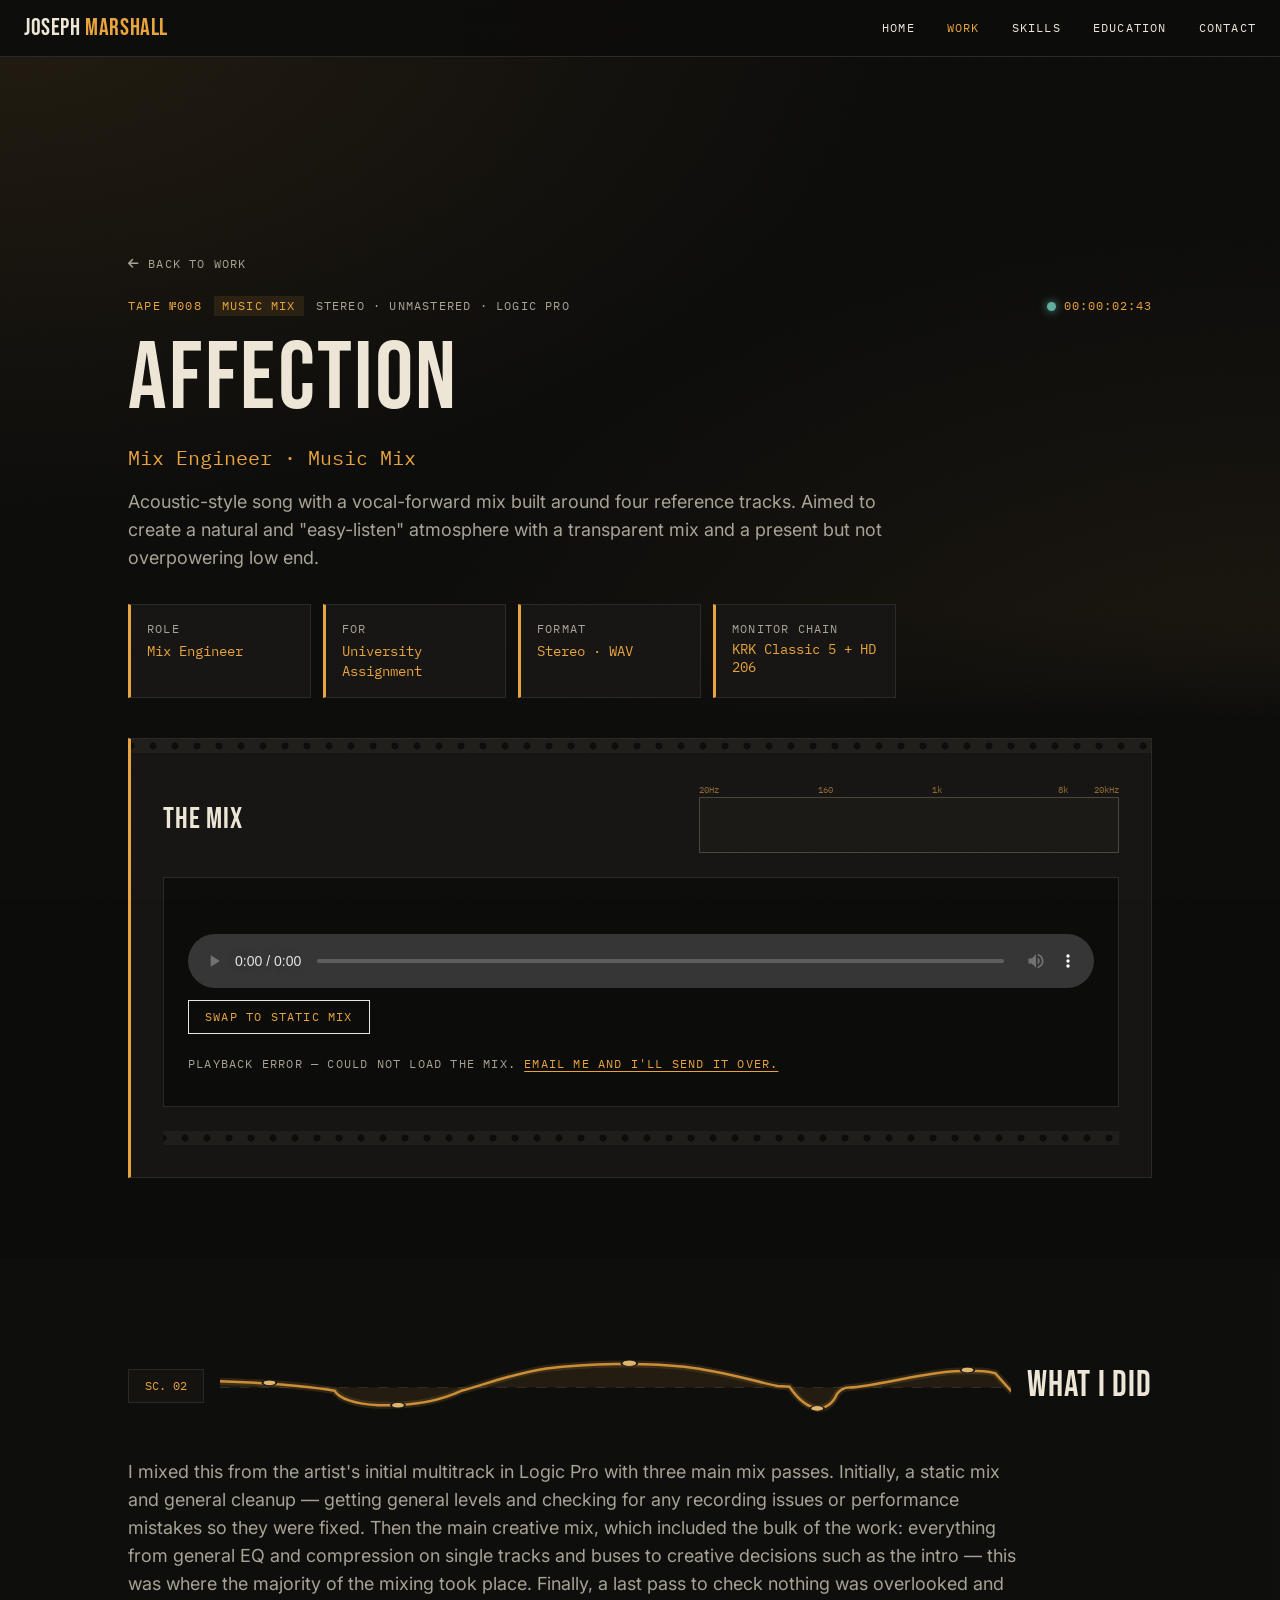
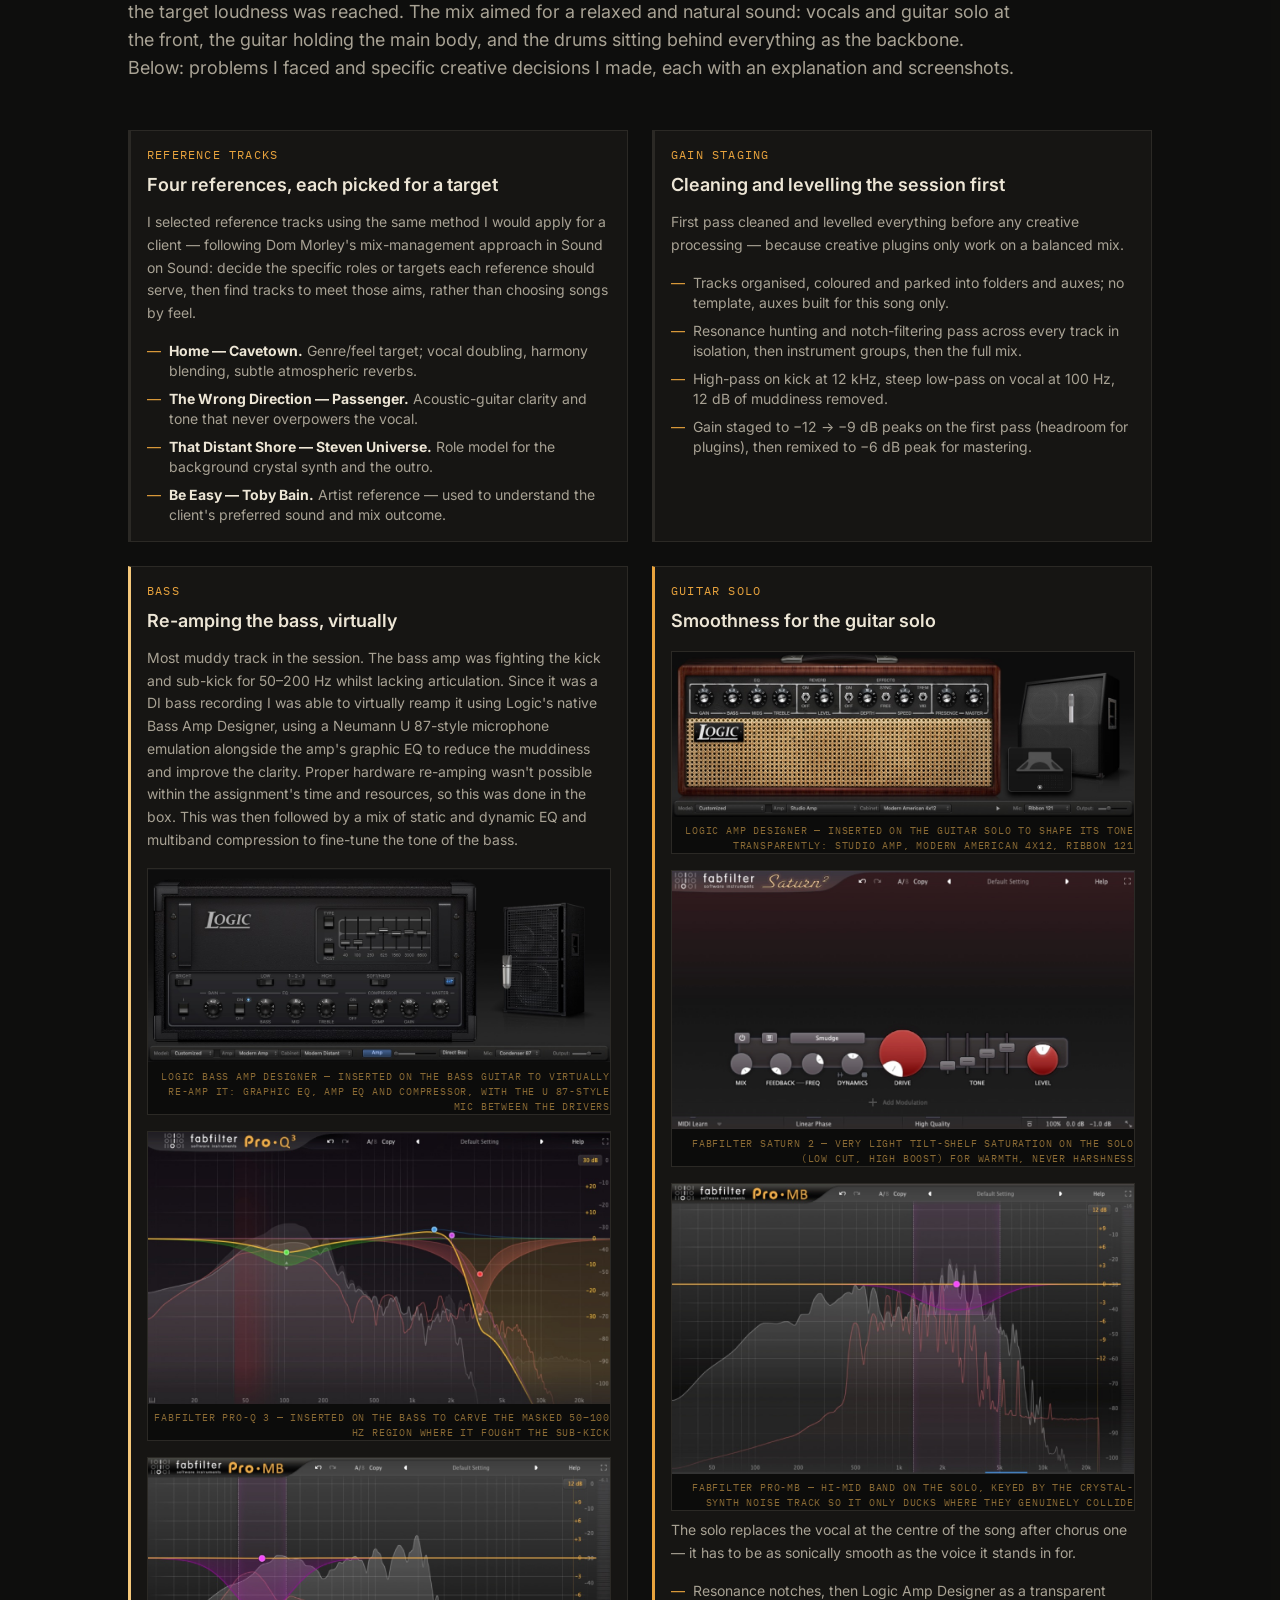
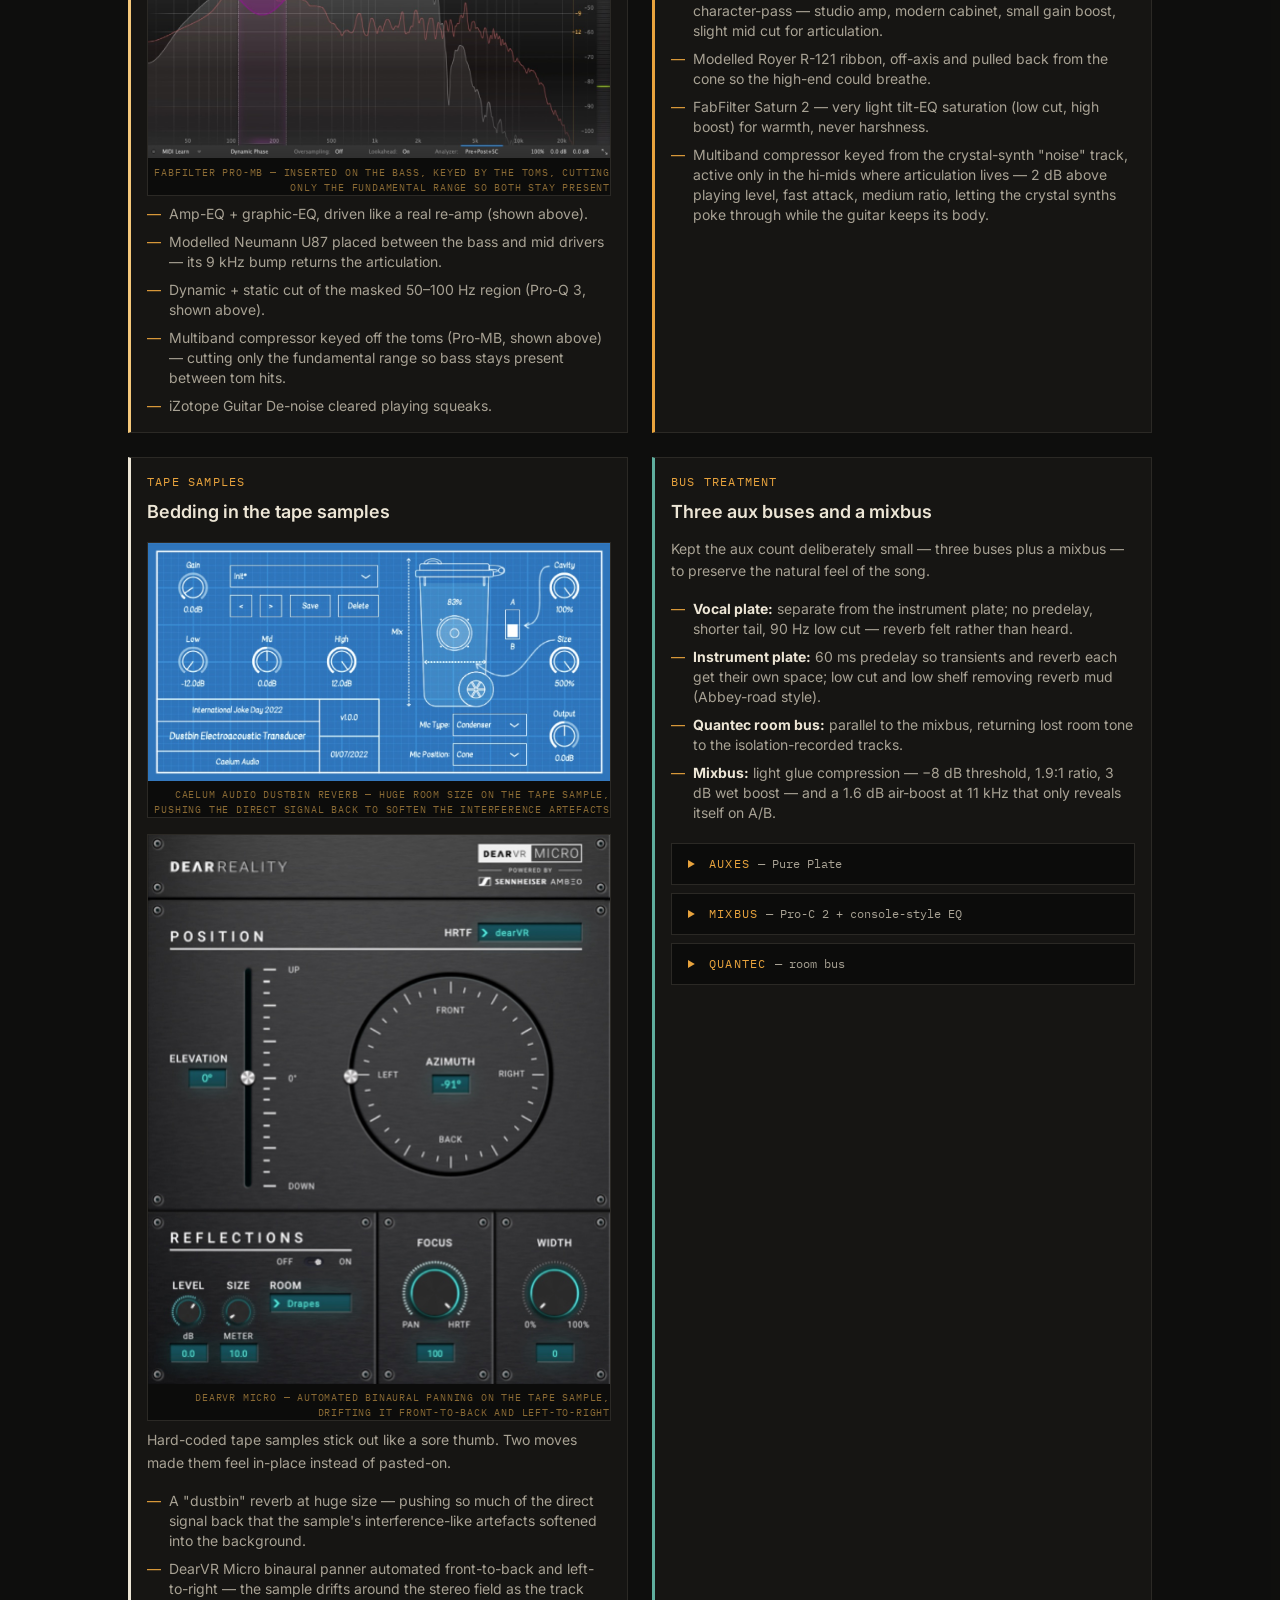
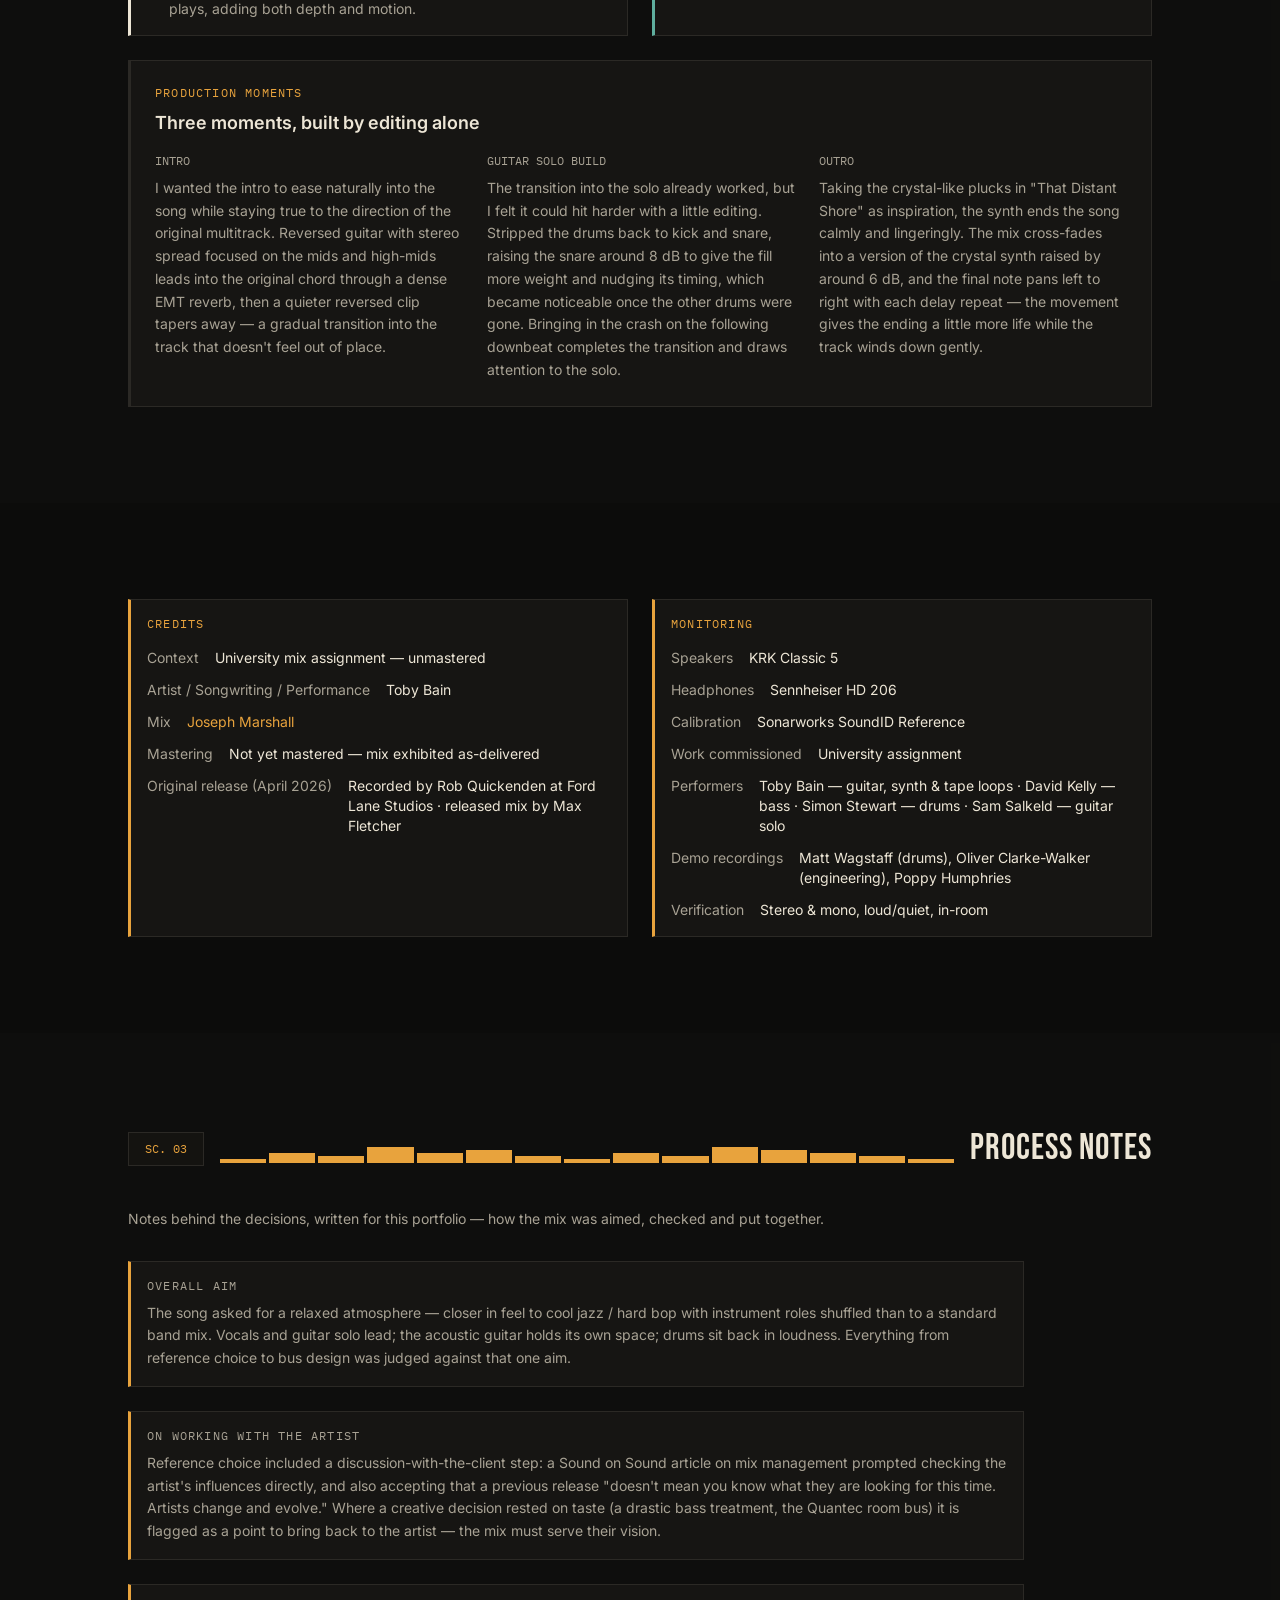
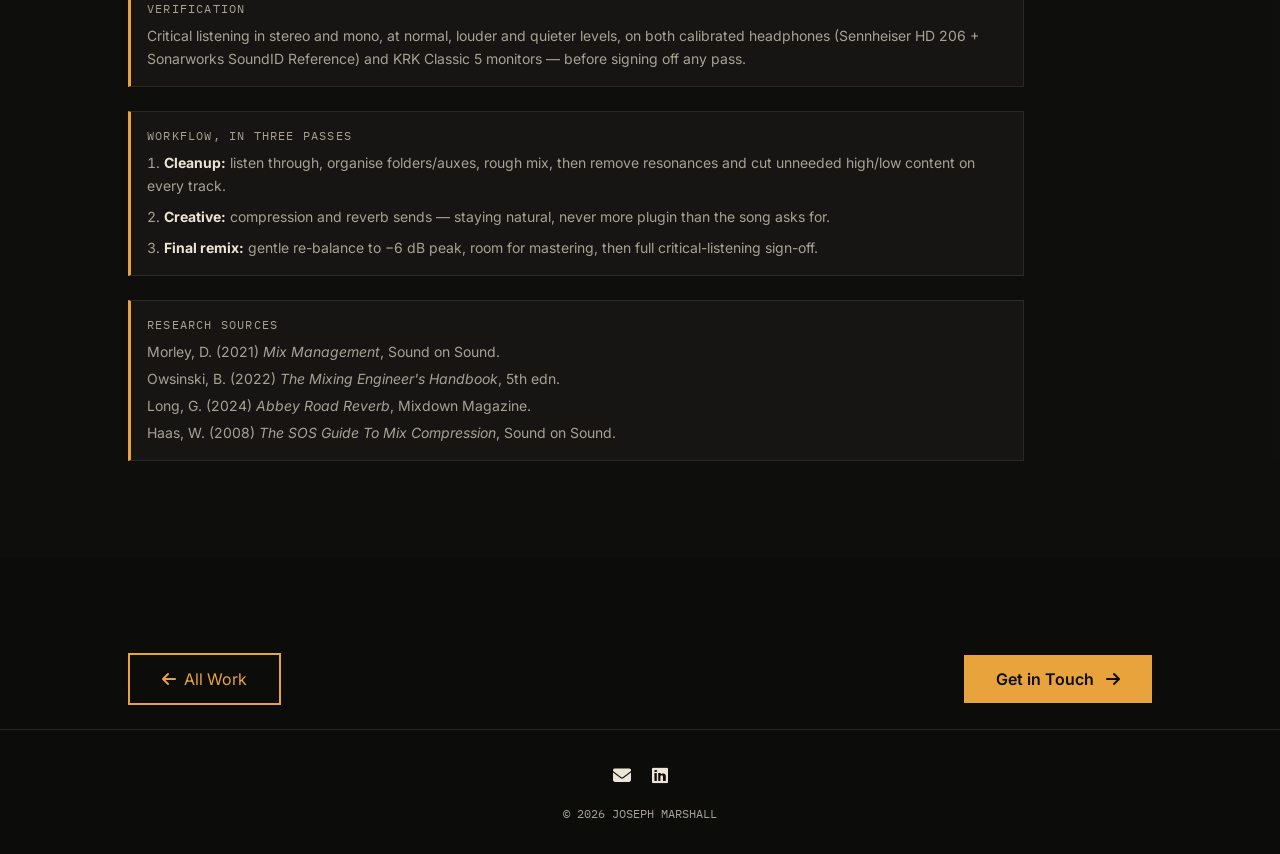
<file: work/work-affection.html>
<!DOCTYPE html>
<!--
    JOSEPH MARSHALL — Work Project Page: "Affection" (Music Mix)
    Companion page to index.html — same design system (stage-black ground,
    vu-amber accents, Bebas Neue / Inter / IBM Plex Mono, tape/slate theming).
    Each portfolio project gets its own page like this one.

    Panel checklist coverage (what the panel wants inside a work card — see
    "Porfolio Files FOR AI/what-the-panel-wants-inside-a-work-card.html"):
      1. Real project title                  → "Affection — Music Mix"
      2. Real "what I did"                   → "What I Did" section, written for the portfolio
      3. Real media or a real link           → mix player (see NOTE below) + link row
      4. Named role / knowable contribution  → "Mix Engineer" role block
      5. Credits / who it was for / with     → Credits line

    NOTE — MIX PLAYER: drop the mix bounce beside this file
    (affection-mix.wav — keep the filename, or update BOTH the <audio> src
    and the tape row's format badge) and the player goes live with no other
    changes. This is the UNMASTERED mix bounce — the exhibited version, shown
    as mixed. If you move the mix to SoundCloud/Vimeo instead, delete the
    <audio> block and put the embed in the same slot (see the commented
    example in the main site's WORK cards).
-->
<html lang="en">
<head>
    <meta charset="UTF-8">
    <meta name="viewport" content="width=device-width, initial-scale=1.0">
    <meta http-equiv="X-UA-Compatible" content="ie=edge">
    <meta name="color-scheme" content="dark">
    <title>Affection (Mix) — Mix Engineer · Joseph Marshall</title>
    <meta name="description" content="Affection — music mix by Joseph Marshall. Unmastered stereo mix: re-amped bass, sidechained guitar solo and bespoke plate reverbs, presented as mixed for mastering.">
    <meta property="og:title" content="Affection (Mix) — Mix Engineer · Joseph Marshall">
    <meta property="og:description" content="Unmastered stereo mix, shown as mixed: re-amped bass, sidechained guitar solo, bespoke plate reverbs and a crystal synth outro.">

    <link rel="icon" href="data:image/svg+xml,%3Csvg xmlns='http://www.w3.org/2000/svg' viewBox='0 0 64 64'%3E%3Crect width='64' height='64' rx='12' fill='%230c0c0b'/%3E%3Cpath d='M8 34h7l5-14 7 26 6-20 4 8h19' stroke='%23e8a33d' stroke-width='4' fill='none' stroke-linecap='round' stroke-linejoin='round'/%3E%3C/svg%3E">

    <link rel="stylesheet" href="../assets/css/tailwind.css">
    <link rel="stylesheet" href="https://cdnjs.cloudflare.com/ajax/libs/font-awesome/6.4.0/css/all.min.css" integrity="sha384-iw3OoTErCYJJB9mCa8LNS2hbsQ7M3C0EpIsO/H5+EGAkPGc6rk+V8i04oW/K5xq0" crossorigin="anonymous">
    <link rel="preconnect" href="https://fonts.googleapis.com">
    <link rel="preconnect" href="https://fonts.gstatic.com" crossorigin>
    <link href="https://fonts.googleapis.com/css2?family=Bebas+Neue&family=Inter:wght@400;500;600;700&family=IBM+Plex+Mono:wght@400;500;600&display=swap" rel="stylesheet">

    <style>
        /* ---------- Base (matches main site) ---------- */
        html { scroll-behavior: smooth; }
        body {
            font-family: 'Inter', sans-serif;
            background-color: #0c0c0b;
        }

        /* ---------- Page hero ---------- */
        .project-hero {
            min-height: 60vh;
            min-height: 60svh;
            padding-top: 16rem;
        }

        /* ---------- Slate / clapperboard section header (main site) ---------- */
        .slate-stripe {
            background: repeating-linear-gradient(
                -35deg,
                #ede6d6 0px, #ede6d6 22px,
                #17160f 22px, #17160f 44px
            );
            height: 10px;
        }
        .slate-header {
            border: 1px solid #2b2925;
            background: #141310;
        }
        .hairline { height: 1px; background: #2b2925; }

        /* ---------- Film grain overlay (main site) ---------- */
        .grain-overlay {
            position: fixed;
            inset: 0;
            z-index: 999;
            pointer-events: none;
            opacity: 0.05;
            mix-blend-mode: overlay;
            background-image: url("data:image/svg+xml,%3Csvg xmlns='http://www.w3.org/2000/svg' width='120' height='120'%3E%3Cfilter id='n'%3E%3CfeTurbulence type='fractalNoise' baseFrequency='0.9' numOctaves='2' stitchTiles='stitch'/%3E%3C/filter%3E%3Crect width='100%25' height='100%25' filter='url(%23n)'/%3E%3C/svg%3E");
        }

        /* ---------- Sprocket cards (main site) ---------- */
        .sprocket-card {
            position: relative;
            background: #161513;
            border: 1px solid #2b2925;
            /* V-1.3.3-a: was `anywhere`, which let flex-squeezed label words like
               Mastering / Performers split mid-word. `break-word` only splits a
               word when nothing else fits, and the credit rows below now stack
               above sm so labels get full width on phones anyway. */
            overflow-wrap: break-word;
        }
        .sprocket-strip {
            width: 100%;
            height: 14px;
            background-image: radial-gradient(circle, #0c0c0b 3.5px, transparent 3.6px);
            background-size: 22px 14px;
            background-position: 11px center;
            background-color: #201e1a;
            background-repeat: repeat-x;
        }

        /* ---------- Fader strip (console-channel divider, from main site) ---------- */
        /* ---------- Spectrum analyser (player) + EQ curve (section header) ----------
           Self-contained CSS: the compiled tailwind.css doesn't carry every
           utility, so these graphics own their sizing outright. */
        #playerMeter { width: 420px; margin-left: auto; }
        @media (max-width: 639px) { #playerMeter { width: 100%; } }
        .meter-scale {
            position: relative;
            height: 9px;
            font-family: 'IBM Plex Mono', monospace;
            font-size: 9px;
            line-height: 1;
            color: #8a6a34;
            margin-bottom: 3px;
        }
        .meter-scale span {
            position: absolute;
            transform: translateX(-50%);
            white-space: nowrap;
        }
        .meter-scale span:first-child { transform: none; }
        .meter-scale span:last-child { transform: translateX(-100%); }
        #mixAnalyser {
            display: block;
            width: 100%;
            height: 56px;
            background: #1a1916;
            border: 1px solid #4a463d;
        }

        .eq-curve-strip { opacity: .9; }

        /* ---------- Journal entry cards ----------
           Left rails use only the established site palette:
           pale gold #f5c87a (EQ-node gold), primary amber #e8a33d,
           tape cream #ede6d6, and the cool teal #5fae9e from the
           fader/analyser gradient — no foreign accents. */
        .journal-card { border-left: 3px solid #e8a33d; }
        .journal-card.tag-bass { border-left-color: #f5c87a; }
        .journal-card.tag-solo { border-left-color: #e8a33d; }
        .journal-card.tag-tape { border-left-color: #ede6d6; }
        .journal-card.tag-bus  { border-left-color: #5fae9e; }

        /* ---------- Proof screenshots: indent like console readouts,
             rounded like the cards themselves ---------- */
        .proof-shot {
            display: block;
            width: 100%;
            height: auto;
            border: 1px solid #2b2925;
            background: #0c0c0b;
            margin: 1rem 0 0.5rem;
            user-select: none;
            -webkit-user-select: none;
        }
        .proof-shot figcaption {
            font-family: 'IBM Plex Mono', monospace;
            font-size: 10px;
            letter-spacing: 0.08em;
            text-transform: uppercase;
            color: #8a6a34;
            margin-top: 0.4rem;
            text-align: right;
        }
        .proof-shot img { display: block; width: 100%; height: auto; }

        /* ---------- Buttons ---------- */
        .btn-amber { background: #e8a33d; color: #0c0c0b; font-weight: 600; transition: all 0.2s ease; }
        .btn-amber:hover { box-shadow: 0 0 0 2px #e8a33d, 0 0 22px rgba(232,163,61,0.4); transform: translateY(-1px); }
        .btn-outline { border: 2px solid #e8a33d; color: #e8a33d; transition: all 0.2s ease; }
        .btn-outline:hover { background: #e8a33d; color: #0c0c0b; transform: translateY(-1px); }

        .card-hover { transition: all 0.25s ease; border-color: #2b2925; }
        .card-hover:hover { border-color: #e8a33d; transform: translateY(-4px); }

        /* ---------- Timecode ---------- */
        .timecode-display { font-variant-numeric: tabular-nums; letter-spacing: 0.08em; }
        .rec-dot { width: 9px; height: 9px; border-radius: 9999px; background: #5fae9e; box-shadow: 0 0 8px 1px rgba(95,174,158,0.6); }

        .tap-expand { position: relative; }
        .tap-expand::after { content: ""; position: absolute; inset: -8px; }

        /* ---------- Colour fallbacks ---------- */
        .text-tape-cream { color: #ede6d6 !important; }
        .text-tape-cream-dim { color: #a8a294 !important; }
        .text-vu-amber { color: #e8a33d !important; }
        .text-rec-red { color: #c1272d !important; }

        @media (prefers-reduced-motion: reduce) {
            html { scroll-behavior: auto; }
            .rec-dot { animation: none !important; }
            * { transition: none !important; }
        }
    </style>
</head>
<body class="bg-stage-black text-tape-cream font-body">

    <noscript>
        <div style="max-width:720px;margin:48px auto;padding:24px;border:1px solid #2b2925;background:#161513;color:#ede6d6;font-family:Georgia,serif;line-height:1.6">
            <p style="font-family:monospace;letter-spacing:.12em;color:#e8a33d;text-transform:uppercase;margin:0 0 10px">JAVASCRIPT IS OFF</p>
            <p style="margin:0 0 10px">The mix on this page is served encrypted and needs JavaScript to decrypt and play in the browser — without it the player can't run. Everything else on the page (the writing, the screenshots, the references) still reads fine.</p>
            <p style="margin:0">Turn JavaScript on to listen, or email:
                <a style="color:#e8a33d" href="mailto:JMMarshall.Audio@proton.me">JMMarshall.Audio@proton.me</a></p>
        </div>
    </noscript>
    <a href="#top" class="skip-link" style="position:fixed;top:-60px;left:12px;z-index:2000;padding:10px 16px;background:#e8a33d;color:#0c0c0b;font-family:'IBM Plex Mono',monospace;font-size:13px;border-radius:4px;transition:top .2s ease"
       onfocus="this.style.top='12px'" onblur="this.style.top='-60px'">Skip to content</a>
    <div class="grain-overlay"></div>

    <!-- ============ NAV (matches main site) ============ -->
    <nav class="fixed top-0 w-full bg-stage-black/95 backdrop-blur-md border-b border-reel-border z-50">
        <div class="container mx-auto px-6 py-3">
            <div class="flex justify-between items-center">
                <a href="../index.html" class="font-display text-2xl tracking-wide text-tape-cream">JOSEPH <span class="text-vu-amber">MARSHALL</span></a>
                <ul class="hidden md:flex space-x-8 font-mono text-xs uppercase tracking-widest">
                    <li><a href="../index.html" class="hover:text-vu-amber transition">Home</a></li>
                    <li><a href="../index.html#work" class="text-vu-amber">Work</a></li>
                    <li><a href="../index.html#skills" class="hover:text-vu-amber transition">Skills</a></li>
                    <li><a href="../index.html#education" class="hover:text-vu-amber transition">Education</a></li>
                    <li><a href="../index.html#contact" class="hover:text-vu-amber transition">Contact</a></li>
                </ul>
                <span class="md:hidden font-mono text-xs uppercase tracking-widest text-vu-amber">SC. 02 · WORK</span>
            </div>
        </div>
    </nav>

    <!-- ============ PAGE HERO ============ -->
    <header id="top" class="project-hero flex items-end pt-64 pb-10 relative overflow-hidden">
        <!-- Ambient glow, echoing the main hero's ended state -->
        <div class="absolute inset-0 pointer-events-none" aria-hidden="true"
             style="background:
                 radial-gradient(ellipse at top left, rgba(232,163,61,0.10) 0%, transparent 50%),
                 radial-gradient(ellipse at bottom right, rgba(232,163,61,0.08) 0%, transparent 50%);"></div>

        <div class="container mx-auto px-6 relative z-10">
            <div class="max-w-5xl mx-auto">
                <!-- Breadcrumb -->
                <nav class="flex items-center gap-3 font-mono text-xs uppercase tracking-widest text-tape-cream-dim mb-6" aria-label="Breadcrumb">
                    <a href="../index.html#work" class="hover:text-vu-amber transition"><i class="fas fa-arrow-left mr-2"></i>Back to Work</a>
                </nav>

                <!-- Tape row: tape number + category + timecode -->
                <div class="flex flex-wrap items-center gap-3 mb-4 font-mono text-xs uppercase tracking-widest">
                    <span class="text-vu-amber">TAPE №008</span>
                    <span class="px-2 py-0.5 bg-vu-amber/10 text-vu-amber">Music Mix</span>
                    <span class="text-tape-cream-dim hidden sm:inline">STEREO · UNMASTERED · LOGIC PRO</span>
                    <span class="ml-auto hidden sm:flex items-center gap-2 text-tape-cream-dim">
                        <span class="rec-dot animate-blink"></span>
                        <span class="timecode-display text-vu-amber" id="timecode">00:00:00:00</span>
                    </span>
                </div>

                <h1 class="font-display text-5xl sm:text-6xl md:text-8xl tracking-wide mb-4">AFFECTION</h1>
                <p class="text-lg md:text-xl text-vu-amber font-mono mb-4">Mix Engineer · Music Mix</p>
                <p class="text-base md:text-lg text-tape-cream-dim max-w-3xl leading-relaxed mb-8">
                    Acoustic-style song with a vocal-forward mix built around four reference tracks.
                    Aimed to create a natural and "easy-listen" atmosphere with a transparent mix and
                    a present but not overpowering low end.
                </p>

                <!-- Quick facts (panel item 5: credits/dates/with) -->
                <div class="grid grid-cols-2 md:grid-cols-4 gap-3 max-w-3xl">
                    <div class="sprocket-card p-4 journal-card">
                        <p class="font-mono text-xs uppercase tracking-widest text-tape-cream-dim mb-1">Role</p>
                        <p class="font-mono text-sm text-vu-amber">Mix Engineer</p>
                    </div>
                    <div class="sprocket-card p-4 journal-card">
                        <p class="font-mono text-xs uppercase tracking-widest text-tape-cream-dim mb-1">For</p>
                        <p class="font-mono text-sm text-vu-amber">University Assignment</p>
                    </div>
                    <div class="sprocket-card p-4 journal-card">
                        <p class="font-mono text-xs uppercase tracking-widest text-tape-cream-dim mb-1">Format</p>
                        <p class="font-mono text-sm text-vu-amber">Stereo · WAV</p>
                    </div>
                    <div class="sprocket-card p-4 journal-card">
                        <p class="font-mono text-xs uppercase tracking-widest text-tape-cream-dim mb-1">Monitor Chain</p>
                        <p class="font-mono text-sm text-vu-amber leading-tight">KRK Classic 5 + HD 206</p>
                    </div>
                </div>
            </div>
        </div>

        <!-- Bottom melt like the main hero -->
        <div class="absolute left-0 right-0 bottom-0 h-32 pointer-events-none z-[2]"
             style="background: linear-gradient(to bottom, rgba(12,12,11,0) 0%, rgba(12,12,11,0.5) 55%, #0c0c0b 85%);" aria-hidden="true"></div>
    </header>

    <!-- ============ MIX PLAYER (panel item 3: real media) ============ -->
    <section class="pb-20 relative">
        <div class="container mx-auto px-6">
            <div class="max-w-5xl mx-auto">
                <div class="sprocket-card overflow-hidden journal-card">
                    <div class="sprocket-strip"></div>
                    <div class="p-6 md:p-8">
                        <div class="flex flex-wrap items-center justify-between gap-3 mb-6">
                            <h2 class="font-display text-2xl sm:text-3xl tracking-wide">THE MIX</h2>
                            <div id="playerMeter" aria-hidden="true">
                        <!-- mix meter: live VU blocks driven by the mix playback -->
                        <div class="meter-scale" aria-hidden="true">
                            <span style="left:0%">20Hz</span><span style="left:30.1%">160</span><span style="left:56.6%">1k</span><span style="left:86.7%">8k</span><span style="left:100%">20kHz</span>
                        </div>
                        <canvas id="mixAnalyser" width="840" height="112"></canvas>
                    </div>
                        </div>

                        <!-- Real embed goes here.
                             Local file today: affection-mix.wav in the site root
                             (unmastered mix bounce). SoundCloud/Vimeo swap-in
                             example:
                               <iframe class="w-full" height="166" scrolling="no" frameborder="no" allow="autoplay"
                                   src="https://w.soundcloud.com/player/?url=https%3A//api.soundcloud.com/tracks/TRACK_ID&color=%23e8a33d"></iframe>
                        -->
                        <div class="bg-stage-black border border-reel-border p-5 md:p-6">
                            <div id="nowPlaying" class="flex items-center gap-3 mb-4 opacity-0 transition-opacity duration-300" aria-hidden="true">
                                <span class="rec-dot animate-blink"></span>
                                <span class="font-mono text-xs uppercase tracking-widest text-tape-cream-dim" id="nowPlayingLabel">Now playing · Affection (mix)</span>
                            </div>
                            <!-- Encrypted playback: fetches Affection Mix.wav.enc (JMPROT01
                                 bundle, same format as the reel) from the R2 bucket,
                                 decrypts in memory with the key served by the Worker for
                                 this site's origins, then plays via a RAM-only blob URL.
                                 Same "deterrent-grade" honest limits as the reel: the browser
                                 must hold the key to play, so no scheme here is true DRM. -->
                            <audio controls preload="metadata" class="w-full"
                                   aria-label="Affection — mix, unmastered">
                                Your browser can't play the mix inline.
                            </audio>
                            <!-- A/B: the static mix (pre-fader balance) kept alongside
                                 the main mix. Same JMPROT01 encryption, same Worker key,
                                 decrypted alongside the main mix at load. The two bounces
                                 sit on one shared timeline (FFT cross-correlation) with the
                                 static mix 1.7528 s ahead of the full mix, so a swap maps
                                 static = full − 1.7528 s and lands on the same musical
                                 point. Both elements feed the analyser through their own
                                 gain, so toggling is a crossfade — no stop, no stutter. -->
                            <div class="flex flex-wrap items-center gap-3 mt-3">
                                <button id="abToggle" type="button" disabled
                                        class="font-mono text-xs uppercase tracking-widest px-4 py-2 border border-vu-amber/60 text-vu-amber hover:bg-vu-amber/10 transition-colors disabled:opacity-40 disabled:cursor-not-allowed"
                                        title="Switch to the static (pre-fader) mix, landed at the same point in the song and level-matched">
                                    Swap to static mix
                                </button>
                                <span id="abHint" class="font-mono text-xs uppercase tracking-widest text-tape-cream-dim opacity-0 transition-opacity duration-300" aria-hidden="true"></span>
                            </div>
                            <audio id="staticAudio" controls preload="metadata" class="w-full mt-3" style="display:none"
                                   aria-label="Affection — static mix, pre-fader balance">
                                Your browser can't play the static mix inline.
                            </audio>
                            <p id="mixStatus" class="font-mono text-xs uppercase tracking-widest text-tape-cream-dim" style="margin-top:22px; margin-bottom:10px">
                                Stereo WAV · unmastered mix — shown exactly as mixed, ahead of mastering
                            </p>
                            <noscript>
                                <p class="font-mono text-xs text-tape-cream-dim mt-2">Audio playback needs JavaScript — the mix is served encrypted.</p>
                            </noscript>
                        </div>
                        <div class="sprocket-strip mt-6"></div>
                    </div>
                </div>
            </div>
        </div>
    </section>

    <!-- ============ WHAT I DID (panel item 2: real "what I did") ============ -->
    <section class="py-24 bg-reel-card/30">
        <div class="container mx-auto px-6">
            <div class="max-w-5xl mx-auto">
                <div class="flex flex-wrap items-center gap-4 mb-10">
                    <div class="slate-header px-4 py-2 font-mono text-xs text-vu-amber whitespace-nowrap">SC. 02</div>
                    <div class="eq-curve-strip flex-1" aria-hidden="true">
                        <!-- section header: a FabFilter-style EQ graph, redrawn from
                             scratch: smooth band curves, filled response area and
                             coloured node points so it reads as an EQ at a glance.
                             Left to right: low cut shelf, wide bell boost,
                             sharp notch, high shelf lift (20 kHz edge) -->
                        <svg viewBox="0 0 400 80" preserveAspectRatio="none" style="width:100%; height:64px">
                            <!-- 0 dB reference line -->
                            <line x1="0" y1="42" x2="400" y2="42" stroke="#4a463d" stroke-width="1" stroke-dasharray="5 5" opacity="0.7"/>
                            <!-- filled response area (curve-to-baseline energy) -->
                            <path d="M0 34 C 25 36, 45 40, 58 46 C 60 55, 68 63, 80 64 C 95 65, 110 60, 122 46 C 132 40, 145 26, 165 18 C 185 12, 215 10, 235 16 C 255 22, 270 34, 282 40 L 288 41 C 291 52, 296 66, 302 68 C 306 69, 310 62, 312 50 C 314 44, 316 42, 318 42 C 330 40, 345 30, 362 24 C 375 20, 385 20, 392 24 L 400 46 L 400 42 L 0 42 Z"
                                  fill="#e8a33d" opacity="0.10"/>
                            <!-- response curve (soft halo underneath) -->
                            <path d="M0 34 C 25 36, 45 40, 58 46 C 60 55, 68 63, 80 64 C 95 65, 110 60, 122 46 C 132 40, 145 26, 165 18 C 185 12, 215 10, 235 16 C 255 22, 270 34, 282 40 L 288 41 C 291 52, 296 66, 302 68 C 306 69, 310 62, 312 50 C 314 44, 316 42, 318 42 C 330 40, 345 30, 362 24 C 375 20, 385 20, 392 24 L 400 46"
                                  fill="none" stroke="#e8a33d" stroke-width="7" opacity="0.16" vector-effect="non-scaling-stroke" stroke-linecap="round"/>
                            <path d="M0 34 C 25 36, 45 40, 58 46 C 60 55, 68 63, 80 64 C 95 65, 110 60, 122 46 C 132 40, 145 26, 165 18 C 185 12, 215 10, 235 16 C 255 22, 270 34, 282 40 L 288 41 C 291 52, 296 66, 302 68 C 306 69, 310 62, 312 50 C 314 44, 316 42, 318 42 C 330 40, 345 30, 362 24 C 375 20, 385 20, 392 24 L 400 46"
                                  fill="none" stroke="#e8a33d" stroke-width="2.5" opacity="0.95" vector-effect="non-scaling-stroke" stroke-linecap="round"/>
                            <!-- EQ node points, one per band (plugin-style) -->
                            <circle cx="25" cy="36" r="3.5" fill="#f5c87a" stroke="#1a1814" stroke-width="1"/>
                            <circle cx="90" cy="64" r="3.5" fill="#f5c87a" stroke="#1a1814" stroke-width="1"/>
                            <circle cx="207" cy="11.5" r="4" fill="#f5c87a" stroke="#1a1814" stroke-width="1"/>
                            <circle cx="302" cy="68" r="3.5" fill="#f5c87a" stroke="#1a1814" stroke-width="1"/>
                            <circle cx="378" cy="20" r="3.5" fill="#f5c87a" stroke="#1a1814" stroke-width="1"/>
                        </svg>
                    </div>
                    <h2 class="font-display text-2xl sm:text-3xl md:text-4xl tracking-wide whitespace-nowrap">WHAT I DID</h2>
                </div>

                <p class="text-tape-cream-dim leading-relaxed text-base md:text-lg max-w-4xl mb-12">
                    I mixed this from the artist's initial multitrack in Logic Pro with three main mix
                    passes. Initially, a static mix and general cleanup — getting general levels and
                    checking for any recording issues or performance mistakes so they were fixed. Then
                    the main creative mix, which included the bulk of the work: everything from general
                    EQ and compression on single tracks and buses to creative decisions such as the
                    intro — this was where the majority of the mixing took place. Finally, a last pass
                    to check nothing was overlooked and the target loudness was reached. The mix aimed
                    for a relaxed and natural sound: vocals and guitar solo at the front, the guitar
                    holding the main body, and the drums sitting behind everything as the backbone.
                    Below: problems I faced and specific creative decisions I made, each with an
                    explanation and screenshots.
                </p>

                <div class="grid grid-cols-1 md:grid-cols-2 gap-6">

                    <!-- Reference strategy --><article class="sprocket-card card-hover p-4 sm:p-6 journal-card">
    <p class="font-mono text-xs uppercase tracking-widest text-vu-amber mb-2">Reference tracks</p>
                        <h3 class="text-lg font-semibold mb-3">Four references, each picked for a target</h3>
                        <p class="text-tape-cream-dim text-sm leading-relaxed mb-4">
                            I selected reference tracks using the same method I would apply for a client —
                            following Dom Morley's mix-management approach in Sound on Sound: decide the
                            specific roles or targets each reference should serve, then find tracks to
                            meet those aims, rather than choosing songs by feel.
                        </p>
                        <ul class="space-y-2 text-sm text-tape-cream-dim">
                            <li class="flex gap-2"><span class="text-vu-amber shrink-0">—</span><span><strong class="text-tape-cream">Home — Cavetown.</strong> Genre/feel target; vocal doubling, harmony blending, subtle atmospheric reverbs.</span></li>
                            <li class="flex gap-2"><span class="text-vu-amber shrink-0">—</span><span><strong class="text-tape-cream">The Wrong Direction — Passenger.</strong> Acoustic-guitar clarity and tone that never overpowers the vocal.</span></li>
                            <li class="flex gap-2"><span class="text-vu-amber shrink-0">—</span><span><strong class="text-tape-cream">That Distant Shore — Steven Universe.</strong> Role model for the background crystal synth and the outro.</span></li>
                            <li class="flex gap-2"><span class="text-vu-amber shrink-0">—</span><span><strong class="text-tape-cream">Be Easy — Toby Bain.</strong> Artist reference — used to understand the client's preferred sound and mix outcome.</span></li>
                        </ul>
                    </article>

                    <!-- Gain staging & hygiene --><article class="sprocket-card card-hover p-4 sm:p-6 journal-card">
    <p class="font-mono text-xs uppercase tracking-widest text-vu-amber mb-2">Gain staging</p>
                        <h3 class="text-lg font-semibold mb-3">Cleaning and levelling the session first</h3>
                        <p class="text-tape-cream-dim text-sm leading-relaxed mb-4">
                            First pass cleaned and levelled everything before any creative processing —
                            because creative plugins only work on a balanced mix.
                        </p>
                        <ul class="space-y-2 text-sm text-tape-cream-dim">
                            <li class="flex gap-2"><span class="text-vu-amber shrink-0">—</span><span>Tracks organised, coloured and parked into folders and auxes; no template, auxes built for this song only.</span></li>
                            <li class="flex gap-2"><span class="text-vu-amber shrink-0">—</span><span>Resonance hunting and notch-filtering pass across every track in isolation, then instrument groups, then the full mix.</span></li>
                            <li class="flex gap-2"><span class="text-vu-amber shrink-0">—</span><span>High-pass on kick at 12&nbsp;kHz, steep low-pass on vocal at 100&nbsp;Hz, 12&nbsp;dB of muddiness removed.</span></li>
                            <li class="flex gap-2"><span class="text-vu-amber shrink-0">—</span><span>Gain staged to −12 → −9 dB peaks on the first pass (headroom for plugins), then remixed to −6 dB peak for mastering.</span></li>
                        </ul>
                    </article>

                    <!-- Bass amp re-amp (tag-bass) -->
                    <article class="sprocket-card card-hover p-4 sm:p-6 journal-card tag-bass">
                        <p class="font-mono text-xs uppercase tracking-widest text-vu-amber mb-2">Bass</p>
                        <h3 class="text-lg font-semibold mb-3">Re-amping the bass, virtually</h3>

                        <p class="text-tape-cream-dim text-sm leading-relaxed mb-4">
                            Most muddy track in the session. The bass amp was fighting the kick and
                            sub-kick for 50–200 Hz whilst lacking articulation. Since it was a DI bass
                            recording I was able to virtually reamp it using Logic's native Bass Amp
                            Designer, using a Neumann U 87-style microphone emulation alongside the
                            amp's graphic EQ to reduce the muddiness and improve the clarity. Proper
                            hardware re-amping wasn't possible within the assignment's time and
                            resources, so this was done in the box. This was then followed by a mix of
                            static and dynamic EQ and multiband compression to fine-tune the tone of
                            the bass.
                        </p>

                        <figure class="proof-shot">
                            <img src="../assets/media/bass-subkick-masking.jpg" width="1100" height="461" loading="lazy" alt="Logic Bass Amp Designer on the bass track, showing the graphic EQ, amp EQ and compressor settings used as a first treatment, with the modelled Condenser 87 mic placed between the drivers">
                            <figcaption>Logic Bass Amp Designer — inserted on the bass guitar to virtually re-amp it: graphic EQ, amp EQ and compressor, with the U 87-style mic between the drivers</figcaption>
                        </figure>
                        <figure class="proof-shot">
                            <img src="../assets/media/bass-proq3.jpg" width="1100" height="648" loading="lazy" alt="FabFilter Pro-Q 3 on the bass, showing the dynamic and static low-end cut carved out of the masked 50–100 Hz region with the sub-kick spectrum overlaid">
                            <figcaption>FabFilter Pro-Q 3 — inserted on the bass to carve the masked 50–100 Hz region where it fought the sub-kick</figcaption>
                        </figure>
                        <figure class="proof-shot">
                            <img src="../assets/media/bass-tom-mbcomp.jpg" width="1100" height="715" loading="lazy" alt="FabFilter Pro-MB on the bass, showing the low-band multiband compressor keyed by the toms cutting only the fundamental range where they overlap">
                            <figcaption>FabFilter Pro-MB — inserted on the bass, keyed by the toms, cutting only the fundamental range so both stay present</figcaption>
                        </figure>
                        <ul class="space-y-2 text-sm text-tape-cream-dim">
                            <li class="flex gap-2"><span class="text-vu-amber shrink-0">—</span><span>Amp-EQ + graphic-EQ, driven like a real re-amp (shown above).</span></li>
                            <li class="flex gap-2"><span class="text-vu-amber shrink-0">—</span><span>Modelled Neumann U87 placed between the bass and mid drivers — its 9 kHz bump returns the articulation.</span></li>
                            <li class="flex gap-2"><span class="text-vu-amber shrink-0">—</span><span>Dynamic + static cut of the masked 50–100 Hz region (Pro-Q 3, shown above).</span></li>
                            <li class="flex gap-2"><span class="text-vu-amber shrink-0">—</span><span>Multiband compressor keyed off the toms (Pro-MB, shown above) — cutting only the fundamental range so bass stays present between tom hits.</span></li>
                            <li class="flex gap-2"><span class="text-vu-amber shrink-0">—</span><span>iZotope Guitar De-noise cleared playing squeaks.</span></li>
                        </ul>
                    </article>

                    <!-- Guitar solo (tag-solo) -->
                    <article class="sprocket-card card-hover p-4 sm:p-6 journal-card tag-solo">
                        <p class="font-mono text-xs uppercase tracking-widest text-vu-amber mb-2">Guitar solo</p>
                        <h3 class="text-lg font-semibold mb-3">Smoothness for the guitar solo</h3>

                        <figure class="proof-shot">
                            <img src="../assets/media/solo-amp-designer.jpg" width="1100" height="393" loading="lazy" alt="Logic Amp Designer on the guitar solo, showing the Studio Amp, Modern American 4x12 cabinet and Ribbon 121 mic used transparently rather than as a distortion effect">
                            <figcaption>Logic Amp Designer — inserted on the guitar solo to shape its tone transparently: Studio Amp, Modern American 4x12, Ribbon 121</figcaption>
                        </figure>
                        <figure class="proof-shot">
                            <img src="../assets/media/solo-saturn2.jpg" width="1100" height="615" loading="lazy" alt="FabFilter Saturn 2 on the guitar solo with the Smudge preset, very light tilt-shelf saturation for warmth without harshness">
                            <figcaption>FabFilter Saturn 2 — very light tilt-shelf saturation on the solo (low cut, high boost) for warmth, never harshness</figcaption>
                        </figure>
                        <figure class="proof-shot">
                            <img src="../assets/media/solo-noisetrack-mbcomp.jpg" width="1100" height="690" loading="lazy" alt="FabFilter Pro-MB on the guitar solo, showing the hi-mid band keyed by the crystal-synth noise track so it only ducks where they genuinely collide">
                            <figcaption>FabFilter Pro-MB — hi-mid band on the solo, keyed by the crystal-synth noise track so it only ducks where they genuinely collide</figcaption>
                        </figure>
                        <p class="text-tape-cream-dim text-sm leading-relaxed mb-4">
                            The solo replaces the vocal at the centre of the song after chorus one — it has
                            to be as sonically smooth as the voice it stands in for.
                        </p>
                        <ul class="space-y-2 text-sm text-tape-cream-dim">
                            <li class="flex gap-2"><span class="text-vu-amber shrink-0">—</span><span>Resonance notches, then Logic Amp Designer as a transparent character-pass — studio amp, modern cabinet, small gain boost, slight mid cut for articulation.</span></li>
                            <li class="flex gap-2"><span class="text-vu-amber shrink-0">—</span><span>Modelled Royer R-121 ribbon, off-axis and pulled back from the cone so the high-end could breathe.</span></li>
                            <li class="flex gap-2"><span class="text-vu-amber shrink-0">—</span><span>FabFilter Saturn 2 — very light tilt-EQ saturation (low cut, high boost) for warmth, never harshness.</span></li>
                            <li class="flex gap-2"><span class="text-vu-amber shrink-0">—</span><span>Multiband compressor keyed from the crystal-synth "noise" track, active only in the hi-mids where articulation lives — 2&nbsp;dB above playing level, fast attack, medium ratio, letting the crystal synths poke through while the guitar keeps its body.</span></li>
                        </ul>
                    </article>

                    <!-- Tape samples (tag-tape) -->
                    <article class="sprocket-card card-hover p-4 sm:p-6 journal-card tag-tape">
                        <p class="font-mono text-xs uppercase tracking-widest text-vu-amber mb-2">Tape samples</p>
                        <h3 class="text-lg font-semibold mb-3">Bedding in the tape samples</h3>

                        <figure class="proof-shot">
                            <img src="../assets/media/tape-dustbin-reverb.jpg" width="1100" height="567" loading="lazy" alt="Caelum Audio's Dustbin Electroacoustic Transducer reverb plugin, used at very large room size to push the tape sample's direct signal back and soften its interference/artefacts">
                            <figcaption>Caelum Audio Dustbin reverb — huge room size on the tape sample, pushing the direct signal back to soften the interference artefacts</figcaption>
                        </figure>
                        <figure class="proof-shot">
                            <img src="../assets/media/tape-dearvr-micro.jpg" width="926" height="1100" loading="lazy" alt="Dear Reality DearVR Micro binaural panner, automated so the tape sample drifts around the stereo field left-to-right front-to-back, adding depth and mobility">
                            <figcaption>DearVR Micro — automated binaural panning on the tape sample, drifting it front-to-back and left-to-right</figcaption>
                        </figure>
                        <p class="text-tape-cream-dim text-sm leading-relaxed mb-4">
                            Hard-coded tape samples stick out like a sore thumb. Two moves made them feel
                            in-place instead of pasted-on.
                        </p>
                        <ul class="space-y-2 text-sm text-tape-cream-dim">
                            <li class="flex gap-2"><span class="text-vu-amber shrink-0">—</span><span>A "dustbin" reverb at huge size — pushing so much of the direct signal back that the sample's interference-like artefacts softened into the background.</span></li>
                            <li class="flex gap-2"><span class="text-vu-amber shrink-0">—</span><span>DearVR Micro binaural panner automated front-to-back and left-to-right — the sample drifts around the stereo field as the track plays, adding both depth and motion.</span></li>
                        </ul>
                    </article>

                    <!-- Bus treatments (tag-bus) -->
                    <article class="sprocket-card card-hover p-4 sm:p-6 journal-card tag-bus">
                        <p class="font-mono text-xs uppercase tracking-widest text-vu-amber mb-2">Bus treatment</p>
                        <h3 class="text-lg font-semibold mb-3">Three aux buses and a mixbus</h3>
                        <p class="text-tape-cream-dim text-sm leading-relaxed mb-4">
                            Kept the aux count deliberately small — three buses plus a mixbus — to preserve
                            the natural feel of the song.
                        </p>
                        <ul class="space-y-2 text-sm text-tape-cream-dim">
                            <li class="flex gap-2"><span class="text-vu-amber shrink-0">—</span><span><strong class="text-tape-cream">Vocal plate:</strong> separate from the instrument plate; no predelay, shorter tail, 90 Hz low cut — reverb felt rather than heard.</span></li>
                            <li class="flex gap-2"><span class="text-vu-amber shrink-0">—</span><span><strong class="text-tape-cream">Instrument plate:</strong> 60 ms predelay so transients and reverb each get their own space; low cut and low shelf removing reverb mud (Abbey-road style).</span></li>
                            <li class="flex gap-2"><span class="text-vu-amber shrink-0">—</span><span><strong class="text-tape-cream">Quantec room bus:</strong> parallel to the mixbus, returning lost room tone to the isolation-recorded tracks.</span></li>
                            <li class="flex gap-2"><span class="text-vu-amber shrink-0">—</span><span><strong class="text-tape-cream">Mixbus:</strong> light glue compression — −8 dB threshold, 1.9:1 ratio, 3 dB wet boost — and a 1.6 dB air-boost at 11 kHz that only reveals itself on A/B.</span></li>
                        </ul>

                        <!-- Aux screenshots: three dropdowns (Auxes / Mixbus / Quantec) -->
                        <div class="mt-5 space-y-2" id="auxDropdowns">
                            <details class="border border-reel-border bg-stage-black">
                                <summary class="cursor-pointer select-none px-4 py-3 font-mono text-xs uppercase tracking-widest text-vu-amber">
                                    &nbsp;Auxes
                                    <span class="text-tape-cream-dim normal-case tracking-normal">— Pure Plate</span>
                                </summary>
                                <div class="px-4 pb-4 space-y-4">
                                    <figure class="proof-shot">
                                        <img src="../assets/media/vox-plate.png" width="299" height="678" loading="lazy" alt="Pure Plate vocal plate reverb aux: low cut 90 Hz, no predelay, shorter reverb time">
                                        <figcaption>Vox Plate aux (Pure Plate) — separate from the instrument plate: no predelay, shorter tail, 90&nbsp;Hz low cut — reverb felt rather than heard</figcaption>
                                    </figure>
                                    <figure class="proof-shot">
                                        <img src="../assets/media/instrument-plate.png" width="296" height="681" loading="lazy" alt="Pure Plate instrument plate reverb aux with 60 ms predelay">
                                        <figcaption>Instrument Plate aux (Pure Plate) — 60&nbsp;ms predelay so transients and reverb each get their own space; low cut and low shelf against reverb mud, Abbey Road style</figcaption>
                                    </figure>
                                    <figure class="proof-shot">
                                        <img src="../assets/media/instrument-plate-eq.png" width="738" height="264" loading="lazy" alt="Vintage Console EQ post-reverb on the instrument plate return, low-cut at 62 Hz, low and mid gain cuts, slight high gain">
                                        <figcaption>Instrument Plate EQ (Vintage Console EQ) — corrective curves post-plate: low cut, low/mid trims, slight top</figcaption>
                                    </figure>
                                </div>
                            </details>
                            <details class="border border-reel-border bg-stage-black">
                                <summary class="cursor-pointer select-none px-4 py-3 font-mono text-xs uppercase tracking-widest text-vu-amber">
                                    &nbsp;Mixbus
                                    <span class="text-tape-cream-dim normal-case tracking-normal">— Pro-C 2 + console-style EQ</span>
                                </summary>
                                <div class="px-4 pb-4 space-y-4">
                                    <figure class="proof-shot">
                                        <img src="../assets/media/mixbus-comp.png" width="953" height="586" loading="lazy" alt="FabFilter Pro-C 2 on the mixbus, bus compression mode: −8 dB threshold, 1.9:1 ratio, slow attack and release">
                                        <figcaption>Mixbus compression (FabFilter Pro-C 2) — light glue: −8&nbsp;dB threshold, 1.9:1 ratio, 3&nbsp;dB wet boost</figcaption>
                                    </figure>
                                    <figure class="proof-shot">
                                        <img src="../assets/media/mixbus-eq.png" width="595" height="394" loading="lazy" alt="Console-style mixbus EQ with gentle low boost, dips and a small high boost">
                                        <figcaption>Mixbus EQ (console-style) — the gentle tone shaping, including the 1.6&nbsp;dB air-lift that only reveals itself on A/B</figcaption>
                                    </figure>
                                </div>
                            </details>
                            <details class="border border-reel-border bg-stage-black">
                                <summary class="cursor-pointer select-none px-4 py-3 font-mono text-xs uppercase tracking-widest text-vu-amber">
                                    &nbsp;Quantec
                                    <span class="text-tape-cream-dim normal-case tracking-normal">— room bus</span>
                                </summary>
                                <div class="px-4 pb-4">
                                    <figure class="proof-shot">
                                        <img src="../assets/media/quantec.png" width="904" height="300" loading="lazy" alt="Quantec YardStick room simulator as a parallel room bus, 710 ms reverb time">
                                        <figcaption>Quantec room bus (YardStick) — parallel to the mixbus, returning room tone to the isolation-recorded tracks</figcaption>
                                    </figure>
                                </div>
                            </details>
                        </div>
                    </article>

                    <!-- Production moments --><article class="sprocket-card card-hover p-6 md:col-span-2 journal-card">
    <p class="font-mono text-xs uppercase tracking-widest text-vu-amber mb-2">Production moments</p>
                        <h3 class="text-lg font-semibold mb-3">Three moments, built by editing alone</h3>
                        <div class="grid grid-cols-1 md:grid-cols-3 gap-6 mt-4">
                            <div>
                                <p class="font-mono text-xs text-tape-cream-dim uppercase mb-2">Intro</p>
                                <p class="text-tape-cream-dim text-sm leading-relaxed">
                                    I wanted the intro to ease naturally into the song while staying true
                                    to the direction of the original multitrack. Reversed guitar with
                                    stereo spread focused on the mids and high-mids leads into the
                                    original chord through a dense EMT reverb, then a quieter reversed
                                    clip tapers away — a gradual transition into the track that doesn't
                                    feel out of place.
                                </p>
                            </div>
                            <div>
                                <p class="font-mono text-xs text-tape-cream-dim uppercase mb-2">Guitar solo build</p>
                                <p class="text-tape-cream-dim text-sm leading-relaxed">
                                    The transition into the solo already worked, but I felt it could hit
                                    harder with a little editing. Stripped the drums back to kick and
                                    snare, raising the snare around 8 dB to give the fill more weight and
                                    nudging its timing, which became noticeable once the other drums were
                                    gone. Bringing in the crash on the following downbeat completes the
                                    transition and draws attention to the solo.
                                </p>
                            </div>
                            <div>
                                <p class="font-mono text-xs text-tape-cream-dim uppercase mb-2">Outro</p>
                                <p class="text-tape-cream-dim text-sm leading-relaxed">
                                    Taking the crystal-like plucks in "That Distant Shore" as inspiration,
                                    the synth ends the song calmly and lingeringly. The mix cross-fades
                                    into a version of the crystal synth raised by around 6 dB, and the
                                    final note pans left to right with each delay repeat — the movement
                                    gives the ending a little more life while the track winds down
                                    gently.
                                </p>
                            </div>
                        </div>
                    </article>

                </div>
            </div>
        </div>
    </section>

    <!-- ============ CREDITS & MONITORING (panel item 5) ============ -->
    <section class="py-24">
        <div class="container mx-auto px-6">
            <div class="max-w-5xl mx-auto">
                <div class="max-w-5xl mx-auto grid grid-cols-1 md:grid-cols-2 gap-6">
                    <div class="sprocket-card p-4 sm:p-6 journal-card">
                        <p class="font-mono text-xs uppercase tracking-widest text-vu-amber mb-4">Credits</p>
                        <div class="space-y-3 text-sm">
                            <div class="flex flex-col sm:flex-row sm:items-baseline justify-between gap-x-4 gap-y-0.5">
                                <span class="text-tape-cream-dim shrink-0 whitespace-nowrap">Context</span>
                                <span class="text-tape-cream min-w-0 flex-1 text-left sm:text-right">University mix assignment — unmastered</span>
                            </div>
                            <div class="flex flex-col sm:flex-row sm:items-baseline justify-between gap-x-4 gap-y-0.5">
                                <span class="text-tape-cream-dim shrink-0 whitespace-nowrap">Artist / Songwriting / Performance</span>
                                <span class="text-tape-cream min-w-0 flex-1 text-left sm:text-right">Toby Bain</span>
                            </div>
                            <div class="flex flex-col sm:flex-row sm:items-baseline justify-between gap-x-4 gap-y-0.5">
                                <span class="text-tape-cream-dim shrink-0 whitespace-nowrap">Mix</span>
                                <span class="text-vu-amber min-w-0 flex-1 text-left sm:text-right">Joseph Marshall</span>
                            </div>
                            <div class="flex flex-col sm:flex-row sm:items-baseline justify-between gap-x-4 gap-y-0.5">
                                <span class="text-tape-cream-dim shrink-0 whitespace-nowrap">Mastering</span>
                                <span class="text-tape-cream min-w-0 flex-1 text-left sm:text-right">Not yet mastered — mix exhibited as-delivered</span>
                            </div>
                            <div class="flex flex-col sm:flex-row sm:items-baseline justify-between gap-x-4 gap-y-0.5">
                                <span class="text-tape-cream-dim shrink-0 whitespace-nowrap">Original release (April 2026)</span>
                                <span class="text-tape-cream min-w-0 flex-1 text-left sm:text-right">Recorded by Rob Quickenden at Ford Lane Studios · released mix by Max Fletcher</span>
                            </div>
                        </div>
                    </div>

                    <div class="sprocket-card p-4 sm:p-6 journal-card">
                        <p class="font-mono text-xs uppercase tracking-widest text-vu-amber mb-4">Monitoring</p>
                        <div class="space-y-3 text-sm">
                            <div class="flex flex-col sm:flex-row sm:items-baseline justify-between gap-x-4 gap-y-0.5">
                                <span class="text-tape-cream-dim shrink-0 whitespace-nowrap">Speakers</span>
                                <span class="text-tape-cream min-w-0 flex-1 text-left sm:text-right">KRK Classic 5</span>
                            </div>
                            <div class="flex flex-col sm:flex-row sm:items-baseline justify-between gap-x-4 gap-y-0.5">
                                <span class="text-tape-cream-dim shrink-0 whitespace-nowrap">Headphones</span>
                                <span class="text-tape-cream min-w-0 flex-1 text-left sm:text-right">Sennheiser HD 206</span>
                            </div>
                            <div class="flex flex-col sm:flex-row sm:items-baseline justify-between gap-x-4 gap-y-0.5">
                                <span class="text-tape-cream-dim shrink-0 whitespace-nowrap">Calibration</span>
                                <span class="text-tape-cream min-w-0 flex-1 text-left sm:text-right">Sonarworks SoundID Reference</span>
                            </div>
                            <div class="flex flex-col sm:flex-row sm:items-baseline justify-between gap-x-4 gap-y-0.5">
                                <span class="text-tape-cream-dim shrink-0 whitespace-nowrap">Work commissioned</span>
                                <span class="text-tape-cream min-w-0 flex-1 text-left sm:text-right">University assignment</span>
                            </div>
                            <div class="flex flex-col sm:flex-row sm:items-baseline justify-between gap-x-4 gap-y-0.5">
                                <span class="text-tape-cream-dim shrink-0 whitespace-nowrap">Performers</span>
                                <span class="text-tape-cream min-w-0 flex-1 text-left sm:text-right">Toby Bain — guitar, synth & tape loops · David Kelly — bass · Simon Stewart — drums · Sam Salkeld — guitar solo</span>
                            </div>
                            <div class="flex flex-col sm:flex-row sm:items-baseline justify-between gap-x-4 gap-y-0.5">
                                <span class="text-tape-cream-dim shrink-0 whitespace-nowrap">Demo recordings</span>
                                <span class="text-tape-cream min-w-0 flex-1 text-left sm:text-right">Matt Wagstaff (drums), Oliver Clarke-Walker (engineering), Poppy Humphries</span>
                            </div>
                            <div class="flex flex-col sm:flex-row sm:items-baseline justify-between gap-x-4 gap-y-0.5">
                                <span class="text-tape-cream-dim shrink-0 whitespace-nowrap">Verification</span>
                                <span class="text-tape-cream min-w-0 flex-1 text-left sm:text-right">Stereo &amp; mono, loud/quiet, in-room</span>
                            </div>
                        </div>
                    </div>
                </div>
            </div>
        </div>
    </section>

    <!-- ============ PROCESS NOTES ============ -->
    <section class="py-24 bg-reel-card/30">
        <div class="container mx-auto px-6">
            <div class="max-w-5xl mx-auto">
                <div class="flex flex-wrap items-center gap-4 mb-10">
                    <div class="slate-header px-4 py-2 font-mono text-xs text-vu-amber whitespace-nowrap">SC. 03</div>                    <div class="flex-1 h-7 flex items-end gap-[3px]">
                        <span class="w-full bg-vu-amber" style="height:4px"></span>
                        <span class="w-full bg-vu-amber" style="height:10px"></span>
                        <span class="w-full bg-vu-amber" style="height:7px"></span>
                        <span class="w-full bg-vu-amber" style="height:16px"></span>
                        <span class="w-full bg-vu-amber" style="height:10px"></span>
                        <span class="w-full bg-vu-amber" style="height:13px"></span>
                        <span class="w-full bg-vu-amber" style="height:7px"></span>
                        <span class="w-full bg-vu-amber" style="height:4px"></span>
                        <span class="w-full bg-vu-amber" style="height:10px"></span>
                        <span class="w-full bg-vu-amber" style="height:7px"></span>
                        <span class="w-full bg-vu-amber" style="height:16px"></span>
                        <span class="w-full bg-vu-amber" style="height:13px"></span>
                        <span class="w-full bg-vu-amber" style="height:10px"></span>
                        <span class="w-full bg-vu-amber" style="height:7px"></span>
                        <span class="w-full bg-vu-amber" style="height:4px"></span>
                    </div>
                    <h2 class="font-display text-2xl sm:text-3xl md:text-4xl tracking-wide whitespace-nowrap">PROCESS NOTES</h2>
                </div>                    <p class="text-tape-cream-dim text-sm mb-8 max-w-4xl">
                        Notes behind the decisions, written for this portfolio — how the mix was
                        aimed, checked and put together.
                    </p>

                <div class="max-w-4xl space-y-6">

                    <article class="sprocket-card journal-card p-4 sm:p-6">
                        <p class="font-mono text-xs uppercase tracking-widest text-tape-cream-dim mb-2">Overall aim</p>
                        <p class="text-tape-cream-dim text-sm leading-relaxed">
                            The song asked for a relaxed atmosphere — closer in feel to cool jazz / hard bop
                            with instrument roles shuffled than to a standard band mix. Vocals and guitar
                            solo lead; the acoustic guitar holds its own space; drums sit back in loudness.
                            Everything from reference choice to bus design was judged against that one aim.
                        </p>
                    </article>

                    <article class="sprocket-card journal-card p-4 sm:p-6">
                        <p class="font-mono text-xs uppercase tracking-widest text-tape-cream-dim mb-2">On working with the artist</p>
                        <p class="text-tape-cream-dim text-sm leading-relaxed">
                            Reference choice included a discussion-with-the-client step: a Sound on Sound
                            article on mix management prompted checking the artist's influences directly,
                            and also accepting that a previous release "doesn't mean you know what they
                            are looking for this time. Artists change and evolve." Where a creative
                            decision rested on taste (a drastic bass treatment, the Quantec room bus) it
                            is flagged as a point to bring back to the artist — the mix must serve their
                            vision.
                        </p>
                    </article>

                    <article class="sprocket-card journal-card p-4 sm:p-6">
                        <p class="font-mono text-xs uppercase tracking-widest text-tape-cream-dim mb-2">Verification</p>
                        <p class="text-tape-cream-dim text-sm leading-relaxed">
                            Critical listening in stereo and mono, at normal, louder and quieter levels,
                            on both calibrated headphones (Sennheiser HD 206 + Sonarworks SoundID
                            Reference) and KRK Classic 5 monitors — before signing off any pass.
                        </p>
                    </article>

                    <article class="sprocket-card journal-card p-4 sm:p-6">
                        <p class="font-mono text-xs uppercase tracking-widest text-tape-cream-dim mb-2">Workflow, in three passes</p>
                        <ol class="text-tape-cream-dim text-sm leading-relaxed space-y-2 list-decimal list-inside">
                            <li><strong class="text-tape-cream">Cleanup:</strong> listen through, organise folders/auxes, rough mix, then remove resonances and cut unneeded high/low content on every track.</li>
                            <li><strong class="text-tape-cream">Creative:</strong> compression and reverb sends — staying natural, never more plugin than the song asks for.</li>
                            <li><strong class="text-tape-cream">Final remix:</strong> gentle re-balance to −6 dB peak, room for mastering, then full critical-listening sign-off.</li>
                        </ol>
                    </article>

                    <article class="sprocket-card journal-card p-4 sm:p-6">
                        <p class="font-mono text-xs uppercase tracking-widest text-tape-cream-dim mb-2">Research Sources</p>
                        <ul class="text-tape-cream-dim text-sm leading-relaxed space-y-1">
                            <li>Morley, D. (2021) <em>Mix Management</em>, Sound on Sound.</li>
                            <li>Owsinski, B. (2022) <em>The Mixing Engineer's Handbook</em>, 5th edn.</li>
                            <li>Long, G. (2024) <em>Abbey Road Reverb</em>, Mixdown Magazine.</li>
                            <li>Haas, W. (2008) <em>The SOS Guide To Mix Compression</em>, Sound on Sound.</li>
                        </ul>
                    </article>

                </div>
            </div>
        </div>
    </section>

    <!-- ============ NEXT PROJECT + CONTACT STRIP ============ -->
    <section class="pt-24 pb-6">
        <div class="container mx-auto px-6">
            <div class="max-w-5xl mx-auto flex flex-col sm:flex-row gap-4 items-center justify-between">
                <a href="../index.html#work" class="w-full sm:w-auto px-8 py-3 btn-outline rounded-none text-center">
                    <i class="fas fa-arrow-left mr-2"></i>All Work
                </a>
                <a href="../index.html#contact" class="w-full sm:w-auto px-8 py-3 btn-amber rounded-none text-center">
                    Get in Touch <i class="fas fa-arrow-right ml-2"></i>
                </a>
            </div>
        </div>
    </section>

    <!-- ============ FOOTER (matches main site) ============ -->
    <footer class="py-8 border-t border-reel-border">
        <div class="container mx-auto px-6 text-center">
            <div class="mb-4 text-lg">
                <a href="mailto:JMMarshall.Audio@proton.me" class="tap-expand mx-2 hover:text-vu-amber transition"><i class="fas fa-envelope"></i></a>
                <a href="https://www.linkedin.com/in/joseph-marshall-6873b7342/" target="_blank" rel="noopener" class="tap-expand mx-2 hover:text-vu-amber transition"><i class="fab fa-linkedin"></i></a>
            </div>
            <p class="text-tape-cream-dim text-xs font-mono">© 2026 JOSEPH MARSHALL</p>
        </div>
    </footer>

    <script>
        // ---- Encrypted mix player (V1.2.x pattern) ------------------------------
        // Affection Mix.wav.enc is a JMPROT01 bundle (magic 8 + version 2 +
        // salt 16 + iv 12 + AES-256-GCM ciphertext). Key arrives from the
        // same Worker key service as the reel/certificate; origin-gated.
        (function () {
            const ENC_URL = 'https://pub-c5a47ef904124b74a0eb5c45a11c76ad.r2.dev/Affection%20Mix.wav.enc';
            const KEY_URL = 'https://jm-portfolio-key-service.jmmarshall.workers.dev/key';
            const audio = document.querySelector('audio[aria-label="Affection \u2014 mix, unmastered"]');
            const STATIC_ENC_URL = 'https://pub-c5a47ef904124b74a0eb5c45a11c76ad.r2.dev/affection/v2/Affection%20Static%20Mix.wav.enc';
            const staticAudio = document.getElementById('staticAudio');
            const abToggle = document.getElementById('abToggle');
            const abHint = document.getElementById('abHint');
            const nowPlayingLabel = document.getElementById('nowPlayingLabel');
            const baseTextStatic = 'Stereo WAV · static mix — the pre-fader balance pass, before the creative automation';
            // Timeline alignment of the two bounces (FFT cross-correlation of the
            // decrypted audio, five windows across the track, spread ±0.5 ms):
            // static mix position + 1.7528 s = full mix position.
            const STATIC_OFFSET = 1.7528;
            // Level match, measured on the same 90 s of music (EBU R128):
            // static −9.0 LUFS vs main mix −23.1 LUFS → 14.1 LU hotter, with its
            // true peak already at 0 dBFS. The A/B attenuates the static mix by
            // that delta so a swap compares mix balance, not bounce level, and
            // the compressed main mix stays the denser, louder-feeling one.
            const STATIC_LEVEL_FACTOR = Math.pow(10, -14.1 / 20);   // ≈ 0.196
            let activeVersion = 'full';                 // 'full' | 'static'
            const otherEl = (el) => (el === audio ? staticAudio : audio);
            const activeEl = () => (activeVersion === 'static' ? staticAudio : audio);
            const status = document.getElementById('mixStatus');
            const baseText = 'Stereo WAV \u00b7 unmastered mix \u2014 shown exactly as mixed, ahead of mastering';
            if (!audio || !status) return;
            const sp = (t) => { status.textContent = t; };

            // "Now playing" row: only visible while the track is actually
            // sounding. Driven by real playback events, not button clicks.
            const nowPlaying = document.getElementById('nowPlaying');
            function setNowPlaying(on) {
                if (nowPlaying) {
                    nowPlaying.classList.toggle('opacity-0', !on);
                    nowPlaying.setAttribute('aria-hidden', on ? 'false' : 'true');
                }
            }

            // ---- Real spectrum analyser (Web Audio) --------------------
            // Decrypted mix → media element → AnalyserNode → speakers. The
            // bars decay to a true floor (−∞) when signal stops, and the RAF
            // loop only STOPS once the element is paused (or ended) AND the
            // display has settled — quiet passages inside the song (the
            // near-silent intro, soft bridges) must never blank the meter.
            // While playing, the loop keeps redrawing; wakes also fire on
            // play/pause/volume changes to re-arm after an idle stop.
            const analyserCanvas = document.getElementById('mixAnalyser');
            let analyser = null;
            let analyserCtx = null;
            let analyserData = null;
            let rafId = 0;
            let idleTimer = null;
            const IDLE_FRAMES = 45;   // ~0.75s of floor frames after silence starts
            let floorLeft = 0;
            let elGains = null;       // Map: audio element -> GainNode (A/B crossfade)
            function buildGraph() {
                if (analyser) return;
                try {
                    const ctx = new (window.AudioContext || window.webkitAudioContext)();
                    analyser = ctx.createAnalyser();
                    analyser.fftSize = 2048;
                    analyser.smoothingTimeConstant = 0.75;
                    analyserData = new Uint8Array(analyser.frequencyBinCount);
                    // Each mix element routes through its own gain into the shared
                    // analyser, so the A/B toggle can crossfade between them and
                    // the meter always shows whichever mix is audible.
                    elGains = new Map();
                    [audio, staticAudio].forEach(function (el) {
                        if (!el) return;
                        try {
                            const src = ctx.createMediaElementSource(el);
                            const g = ctx.createGain();
                            g.gain.value = el === audio ? 1 : 0;
                            src.connect(g);
                            g.connect(analyser);
                            elGains.set(el, g);
                        } catch (e2) {
                            console.warn('element route unavailable, playing directly:', e2);
                        }
                    });
                    analyser.connect(ctx.destination);
                    analyserCtx = ctx;
                    startAnalyser();
                } catch (err) {
                    console.warn('analyser unavailable, player still works:', err);
                }
            }
            function binForFreq(f) {
                const nyquist = analyserCtx.sampleRate / 2;
                return Math.min(analyserData.length - 1, Math.round(f / nyquist * analyserData.length));
            }
            function drawSpectrum() {
                rafId = 0;
                if (!analyserCanvas || !analyser) return;
                const ctx2d = analyserCanvas.getContext('2d');
                const W = analyserCanvas.width, H = analyserCanvas.height;
                const dpr = window.devicePixelRatio || 1;
                const cssW = parseFloat(getComputedStyle(analyserCanvas).width) || W / dpr;
                const cssH = parseFloat(getComputedStyle(analyserCanvas).height) || H / dpr;
                const wantW = Math.round(cssW * dpr), wantH = Math.round(cssH * dpr);
                if (W !== wantW || H !== wantH) { analyserCanvas.width = wantW; analyserCanvas.height = wantH; }
                const W2 = analyserCanvas.width, H2 = analyserCanvas.height;
                analyser.getByteFrequencyData(analyserData);
                ctx2d.clearRect(0, 0, W2, H2);

                // 48 bars over the log axis 20 Hz → 20 kHz (true positions
                // under the 20Hz/160/1k/8k/20kHz labels, Pro-Q style).
                const BARS = 48;
                const bw = W2 / BARS;
                const fMin = 20, fMax = 20000;
                let anyAboveFloor = false;
                let sum = 0;
                for (let i = 0; i < BARS; i++) {
                    const f0 = fMin * Math.pow(fMax / fMin, i / BARS);
                    const f1 = fMin * Math.pow(fMax / fMin, (i + 1) / BARS);
                    const lo = binForFreq(f0);
                    const hi = Math.max(lo + 1, binForFreq(f1));
                    let peak = 0;
                    for (let b = lo; b < Math.min(hi + 1, analyserData.length); b++) {
                        if (analyserData[b] > peak) peak = analyserData[b];
                    }
                    // Dynamic range: byteData compresses everything into 8 bits
                    // (its minVal/maxVal default to −100/−30 dB); remap with a
                    // −96 dB floor so the display shows quiet detail instead of
                    // snapping the low end to one width bucket.
                    const v = Math.max(0, (peak - 48) / (255 - 48));       // −96 dB → 0
                    const h = v * (H2 - 2);                                // true 0 when silent
                    if (h > 0.5) anyAboveFloor = true;
                    sum += h;
                    if (h > 0.5) {
                        const x = i * bw;
                        const g = ctx2d.createLinearGradient(0, H2, 0, 0);
                        g.addColorStop(0, '#5fae9e');
                        g.addColorStop(0.72, '#e8a33d');
                        g.addColorStop(0.97, '#c1272d');
                        ctx2d.fillStyle = g;
                        ctx2d.fillRect(x + 1, H2 - 1 - h, Math.max(1, bw - 2), h);
                    }
                }
                // Idle handling: decay through the grace window only while
                // the element is paused/ended; during PLAYBACK keep looping
                // so the quiet intro and other soft passages can light the
                // meter up the moment signal returns.
                if (!anyAboveFloor && activeEl().paused) {
                    if (floorLeft === 0) floorLeft = IDLE_FRAMES;
                    floorLeft--;
                    if (floorLeft <= 0) { rafId = 0; return; }  // stop; wake on play/volume
                } else if (anyAboveFloor) {
                    floorLeft = 0;
                }
                rafId = requestAnimationFrame(drawSpectrum);
            }
            // Diagnostic counter — counts loop STARTS (pause→play wakes); a
            // frozen counter while paused proves the loop is truly stopped.
            window.__analyserFrames = 0;
            function startAnalyser() {
                if (!analyser || rafId) return;
                floorLeft = 0;
                window.__analyserFrames++;
                rafId = requestAnimationFrame(drawSpectrum);
            }
            function wakeAnalyser() {
                if (!analyser) return;
                if (!rafId) startAnalyser();
                else floorLeft = 0;   // mid-decay: keep looping through the settle
            }
            // Wake triggers: play, pause, volume/mute, and low-battery tab
            // suspension returning. Any audio change is a reason to re-check.
            audio.addEventListener('pause', wakeAnalyser);
            audio.addEventListener('volumechange', wakeAnalyser);
            document.addEventListener('visibilitychange', () => { if (!document.hidden) wakeAnalyser(); });

            async function decryptBundle(buffer, passphrase) {
                const bytes = new Uint8Array(buffer);
                if (bytes.length < 38 || new TextDecoder().decode(bytes.slice(0, 8)) !== 'JMPROT01') {
                    throw new Error('not a JMPROT01 bundle');
                }
                const salt = bytes.slice(10, 26);
                const iv = bytes.slice(26, 38);
                const data = bytes.slice(38);
                const base = await crypto.subtle.importKey('raw', new TextEncoder().encode(passphrase), 'PBKDF2', false, ['deriveKey']);
                const key = await crypto.subtle.deriveKey(
                    { name: 'PBKDF2', salt: salt, iterations: 250000, hash: 'SHA-256' },
                    base, { name: 'AES-GCM', length: 256 }, false, ['decrypt']);
                return crypto.subtle.decrypt({ name: 'AES-GCM', iv: iv }, key, data);
            }

            // Auto-decrypt on page load: fetch the bundle, pull the key,
            // decrypt in memory, and attach the blob URL — so the mix is
            // simply ready in the native player. Playback still starts only
            // when the visitor presses play.
            async function loadMix() {
                if (audio.src) return;
                let passphrase = null;
                try {
                    sp('Preparing secure playback — fetching & decrypting…');
                    const res = await fetch(ENC_URL);
                    if (!res.ok) throw new Error('HTTP ' + res.status);
                    sp('Fetching encryption key…');
                    const kres = await fetch(KEY_URL, { credentials: 'omit' });
                    if (!kres.ok) throw new Error('Key service HTTP ' + kres.status);
                    passphrase = (await kres.text()).trim();
                    sp('Decrypting…');
                    const plain = await decryptBundle(await res.arrayBuffer(), passphrase);
                    audio.src = URL.createObjectURL(new Blob([plain], { type: 'audio/wav' }));
                    sp(baseText);
                    audio.load();
                    buildGraph();   // analyser wakes with the graph and stays on
                } catch (err) {
                    console.error(err);
                    // The mix lives on the host + key service; if either is
                    // unreachable the honest fallback is the direct route.
                    status.textContent = 'Playback error — could not load the mix. ';
                    const a = document.createElement('a');
                    a.href = 'mailto:JMMarshall.Audio@proton.me';
                    a.className = 'text-vu-amber ';
                    a.style.textDecoration = 'underline';
                    a.style.textUnderlineOffset = '3px';
                    a.textContent = "Email me and I'll send it over.";
                    a.rel = 'noopener';
                    status.appendChild(a);
                    return;
                }
                // Static mix: second bundle, same key. Optional — if this fails
                // the main mix still plays and the A/B button simply stays off.
                try {
                    sp('Preparing the static mix for A/B…');
                    const sres = await fetch(STATIC_ENC_URL);
                    if (!sres.ok) throw new Error('HTTP ' + sres.status);
                    const plain = await decryptBundle(await sres.arrayBuffer(), passphrase);
                    staticAudio.src = URL.createObjectURL(new Blob([plain], { type: 'audio/wav' }));
                    staticAudio.volume = audio.volume;
                    staticAudio.muted = audio.muted;
                    staticAudio.load();
                    abToggle.disabled = false;
                    sp(baseText);
                } catch (err) {
                    console.warn('static mix unavailable — A/B toggle disabled:', err);
                    abToggle.title = 'Static mix could not be loaded — the main mix still plays';
                }
            }
            loadMix();
            // Browsers create the AudioContext suspended when no user gesture
            // is pending — resume it the first time real playback starts, or
            // the analyser sees only silence 0s.
            // Any user interaction counts as a gesture: keep the analyser
            // context resumable from the very first click anywhere.
            document.addEventListener('pointerdown', () => { if (analyserCtx) analyserCtx.resume(); });

            // Both mixes share one wiring: only the ACTIVE element drives the
            // "now playing" row and the analyser wake; the hidden twin mirrors
            // volume/mute so the next A/B swap sounds identical.
            function wirePlayerEvents(el) {
                el.addEventListener('playing', () => {
                    if (el !== activeEl()) return;
                    if (analyserCtx) analyserCtx.resume();
                    setNowPlaying(true);
                    wakeAnalyser();
                });
                el.addEventListener('pause', () => { if (el !== activeEl()) return; setNowPlaying(false); });
                el.addEventListener('ended', () => { if (el !== activeEl()) return; setNowPlaying(false); });
                // Muting drops the analyser to silence too: bars fall to 0 while
                // the "Now playing" row stays honest to actual sound.
                el.addEventListener('volumechange', () => {
                    if (el !== activeEl()) return;
                    setNowPlaying(el.muted || el.volume === 0 ? false : !el.paused);
                    const other = otherEl(el);
                    if (other && (other.volume !== el.volume || other.muted !== el.muted)) {
                        other.volume = el.volume;
                        other.muted = el.muted;
                    }
                });
            }
            wirePlayerEvents(audio);
            if (staticAudio) wirePlayerEvents(staticAudio);

            // ---- A/B swap (main mix <-> static mix) ----------------------------
            // Works while playing: the other element is seeked to the same
            // musical point (static + 1.7528 s = full), started, then the two
            // element gains crossfade over ~80 ms — the sound never stops.
            // While paused, the visible controls switch over already seated at
            // the aligned point, ready to continue from.
            let swapping = false;
            function abSwitch() {
                if (!audio.src || !staticAudio || !staticAudio.src || swapping) return;
                const from = activeEl();
                const to = otherEl(from);
                if (!to || !to.src) return;
                swapping = true;
                try {
                    // same musical moment, clamped inside the other file
                    let t = from === audio ? from.currentTime - STATIC_OFFSET
                                           : from.currentTime + STATIC_OFFSET;
                    t = Math.max(0, Math.min(t, (to.duration || 1) - 0.05));
                    const canCrossfade = !!(analyserCtx && elGains && elGains.has(from) && elGains.has(to));
                    const wasPlaying = !from.paused;
                    if (wasPlaying && canCrossfade) {
                        to.currentTime = t;
                        to.play();
                        const now = analyserCtx.currentTime, fade = 0.08;
                        const gFrom = elGains.get(from).gain, gTo = elGains.get(to).gain;
                        gFrom.cancelScheduledValues(now); gTo.cancelScheduledValues(now);
                        gFrom.setValueAtTime(gFrom.value, now);
                        gTo.setValueAtTime(gTo.value, now);
                        gFrom.linearRampToValueAtTime(0, now + fade);
                        const lvlTo = to === staticAudio ? STATIC_LEVEL_FACTOR : 1;
                        gTo.linearRampToValueAtTime(lvlTo, now + fade);
                        // only silence the old element once the fade is done —
                        // but only if the user has not toggled straight back
                        setTimeout(() => { if (activeEl() !== from) from.pause(); }, fade * 1000 + 40);
                    } else {
                        // paused, or WebAudio absent: silent seat-and-switch
                        from.pause();
                        to.currentTime = t;
                        if (canCrossfade) {
                            // level comes from the gain node — seat it straight to
                            // the target version's match factor (covers a mid-fade
                            // re-toggle) and leave element volume untouched
                            const g = elGains.get(to).gain;
                            g.cancelScheduledValues(analyserCtx.currentTime);
                            g.setValueAtTime(to === staticAudio ? STATIC_LEVEL_FACTOR : 1, analyserCtx.currentTime);
                        } else {
                            // no-gain fallback: match levels with element volume
                            to.volume = from.volume * (to === staticAudio ? STATIC_LEVEL_FACTOR : 1);
                        }
                        to.muted = from.muted;
                        if (wasPlaying && !canCrossfade) to.play();   // fallback: brief gap, still aligned
                    }
                    // the other element now owns the visible native controls
                    from.controls = false; from.style.display = 'none';
                    to.controls = true; to.style.display = '';
                    activeVersion = to === staticAudio ? 'static' : 'full';
                    status.textContent = activeVersion === 'full' ? baseText : baseTextStatic;
                    abToggle.textContent = activeVersion === 'full' ? 'Swap to static mix' : 'Swap to full mix';
                    if (nowPlayingLabel) {
                        nowPlayingLabel.textContent = 'Now playing · Affection (' +
                            (activeVersion === 'full' ? 'mix' : 'static mix') + ')';
                    }
                    if (abHint) {
                        abHint.textContent = activeVersion === 'full'
                            ? 'main mix — as mixed'
                            : 'static mix — pre-fader · level-matched';
                    }
                    wakeAnalyser();
                } catch (err) {
                    console.error('A/B swap failed:', err);
                } finally {
                    swapping = false;
                }
            }
            if (abToggle) abToggle.addEventListener('click', abSwitch);
        })();
    </script>

    <script>
        // Live 60fps timecode counter (matches the main site's hero)
        (function () {
            const el = document.getElementById('timecode');
            if (!el || window.matchMedia('(prefers-reduced-motion: reduce)').matches) return;
            const fps = 60;
            const start = Date.now();
            function pad(n, len) { return String(n).padStart(len, '0'); }
            function tick() {
                const elapsedFrames = Math.floor((Date.now() - start) / (1000 / fps));
                const totalSeconds = Math.floor(elapsedFrames / fps);
                const text = pad(Math.floor(totalSeconds / 3600), 2) + ':' +
                             pad(Math.floor((totalSeconds % 3600) / 60), 2) + ':' +
                             pad(totalSeconds % 60, 2) + ':' +
                             pad(elapsedFrames % fps, 2);
                if (el.textContent !== text) el.textContent = text;
                requestAnimationFrame(tick);
            }
            requestAnimationFrame(tick);
        })();
    </script>
</body>
</html>
</file>
